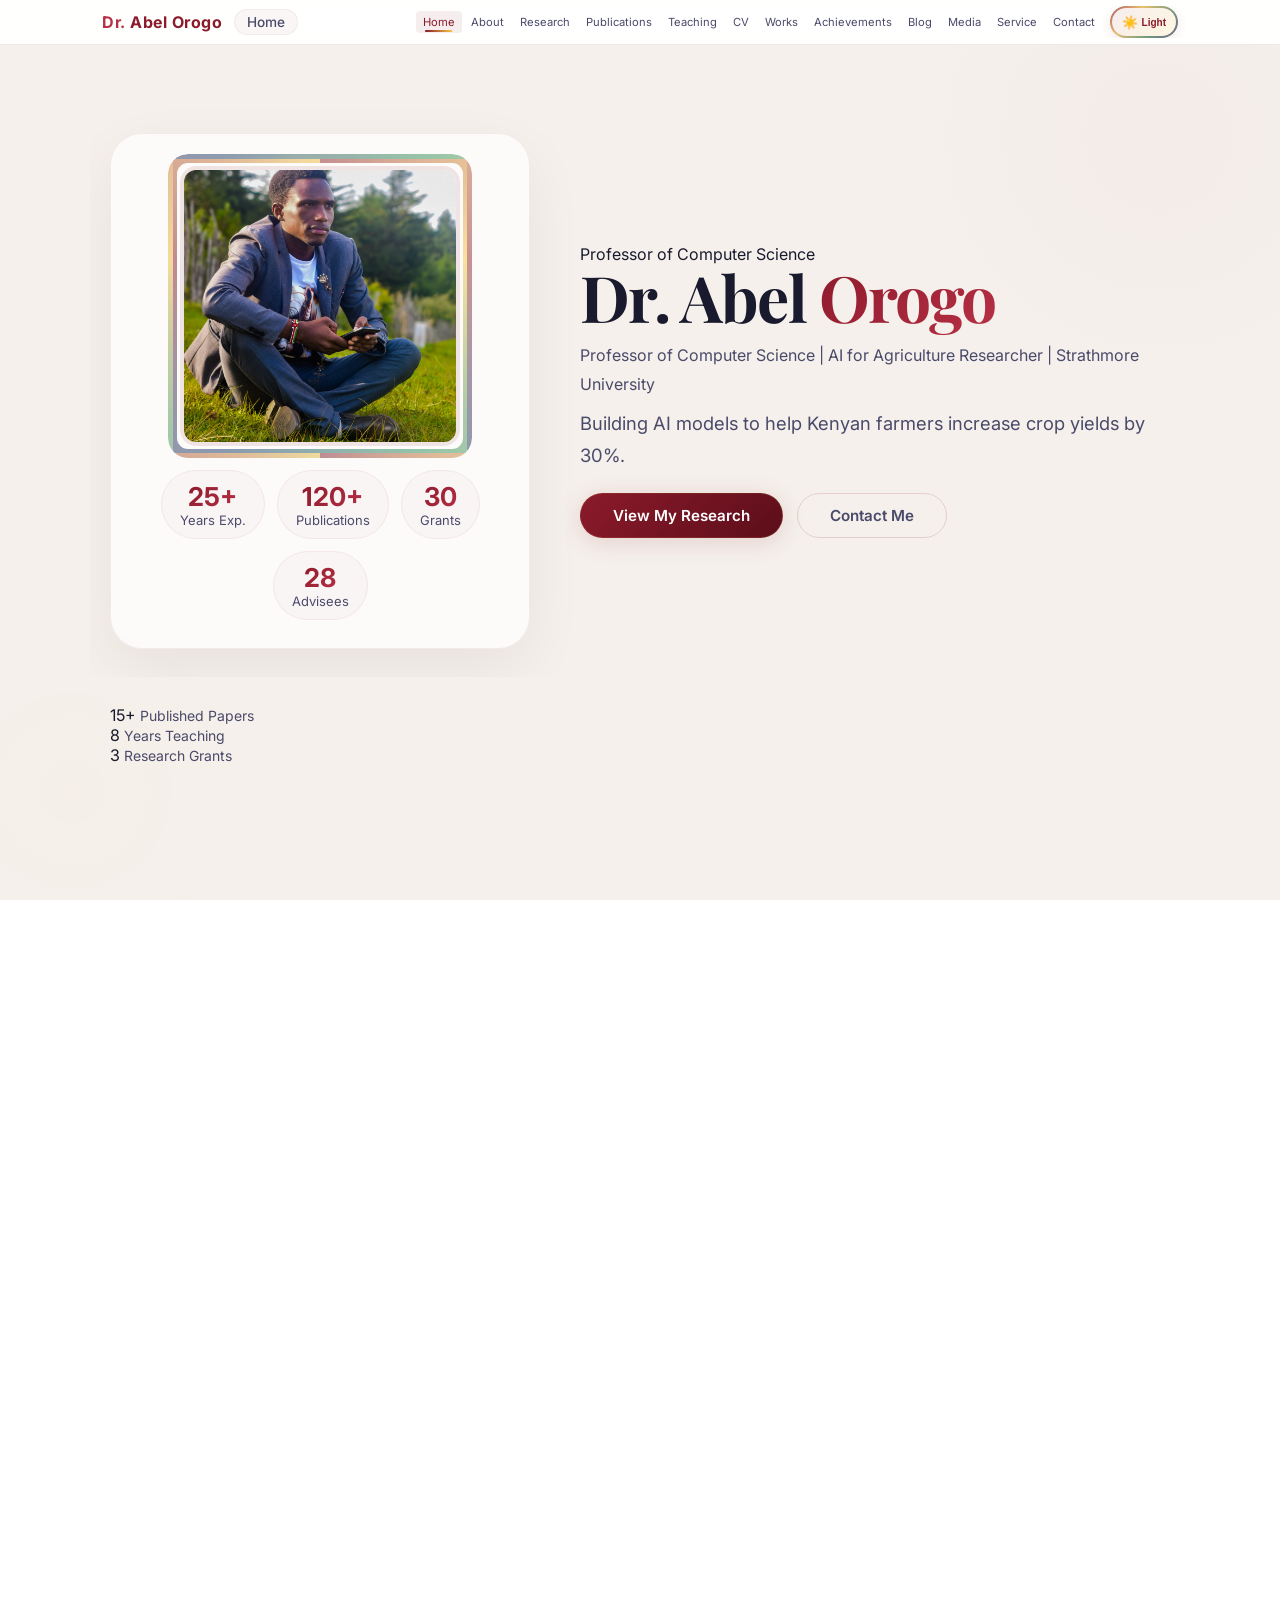
<file: index.html>
﻿<!doctype html>
<html lang="en">
  <head>
    <meta charset="utf-8">
    <meta name="viewport" content="width=device-width, initial-scale=1.0">
    <title>Dr. Abel Orogo · Professor of Computer Science</title>
    <link rel="preconnect" href="https://fonts.googleapis.com">
    <link rel="preconnect" href="https://fonts.gstatic.com" crossorigin>
    <link href="https://fonts.googleapis.com/css2?family=Inter:wght@300;400;500;600;700&family=Playfair+Display:wght@600;700&display=swap" rel="stylesheet">
    <link rel="stylesheet" href="https://cdnjs.cloudflare.com/ajax/libs/font-awesome/6.0.0-beta3/css/all.min.css">
    <link rel="stylesheet" href="css/style.css">
  </head>
  <body>

    <!-- ===== HEADER ===== -->
    <header class="site-header">
      <div class="container header-inner">
        <div class="logo-wrapper">
          <a class="logo" href="index.html"><span>Dr.</span> Abel Orogo</a>
          <span class="page-name" id="pageName">Home</span>
        </div>
        <nav class="nav" id="main-nav">
          <a href="index.html" class="active">Home</a>
          <a href="about.html">About</a>
          <a href="research.html">Research</a>
          <a href="publications.html">Publications</a>
          <a href="teaching.html">Teaching</a>
          <a href="cv.html">CV</a>
          <a href="works.html">Works</a>
          <a href="achievements.html">Achievements</a>
          <a href="blog.html">Blog</a>
          <a href="media.html">Media</a>
          <a href="service.html">Service</a>
          <a href="contact.html">Contact</a>
        </nav>
        <div class="header-actions">
          <button id="theme-toggle" class="theme-toggle" aria-label="Toggle theme" title="Switch to Light Mode">
            <span class="theme-icon">🌙</span>
            <span class="toggle-label">Dark</span>
          </button>
          <button id="nav-toggle" aria-label="Toggle navigation">☰</button>
        </div>
      </div>
    </header>

    <!-- ===== PAGE INDICATOR (Mobile) ===== -->
    <div class="page-indicator" id="pageIndicator">
      <span class="page-indicator-label">🏠 Home</span>
    </div>

    <!-- ===== MAIN CONTENT ===== -->
    <main>

      <!-- ===== HERO ===== -->
      <section class="hero" id="home">
        <div class="container hero-inner">
          <div class="hero-visual fade-up fade-up-d1">
            <!-- 3D PHOTO CARD with MULTI-COLOR WAVE RING -->
            <div class="hero-card" id="photo-card">
              <div class="portrait-wrapper">
                <div class="portrait-ring"></div>
                <div class="portrait-3d floating" id="portrait-3d">
                  <img src="port.jpg" alt="Dr Abel Orogo portrait" class="hero-photo">
                </div>
              </div>
              <ul class="quick-stats">
                <li><strong>25+</strong><span>Years Exp.</span></li>
                <li><strong>120+</strong><span>Publications</span></li>
                <li><strong>30</strong><span>Grants</span></li>
                <li><strong>28</strong><span>Advisees</span></li>
              </ul>
            </div>
          </div>

          <div class="hero-copy fade-up fade-up-d2">
            <p class="eyebrow">Professor of Computer Science</p>
            <h1>Dr. Abel <span class="highlight">Orogo</span></h1>
            <p class="hero-subtitle">Professor of Computer Science | AI for Agriculture Researcher | Strathmore University</p>
            <p class="hero-text">Building AI models to help Kenyan farmers increase crop yields by 30%.</p>
            <div class="hero-actions">
              <a class="btn primary" href="research.html">View My Research</a>
              <a class="btn secondary" href="contact.html">Contact Me</a>
            </div>
          </div>
        </div>

        <div class="container hero-support fade-up fade-up-d3">
          <div class="hero-stats">
            <div class="hero-stat-card">
              <span class="stat-value">15+</span>
              <span class="stat-label">Published Papers</span>
            </div>
            <div class="hero-stat-card">
              <span class="stat-value">8</span>
              <span class="stat-label">Years Teaching</span>
            </div>
            <div class="hero-stat-card">
              <span class="stat-value">3</span>
              <span class="stat-label">Research Grants</span>
            </div>
          </div>
        </div>
      </section>

      <!-- ===== QUICK LINKS / NAVIGATION CARDS ===== -->
      <section class="container quick-links">
        <h2 class="section-title fade-up">Explore My Work</h2>
        <div class="quick-links-grid">
          <a href="about.html" class="quick-link-card fade-up fade-up-d1">
            <div class="ql-icon">👤</div>
            <h3>About</h3>
            <p>Professional background, competencies, and values</p>
            <span class="ql-arrow">→</span>
          </a>

          <a href="research.html" class="quick-link-card fade-up fade-up-d2">
            <div class="ql-icon">🔬</div>
            <h3>Research</h3>
            <p>Research areas, projects, and academic impact</p>
            <span class="ql-arrow">→</span>
          </a>

          <a href="publications.html" class="quick-link-card fade-up fade-up-d3">
            <div class="ql-icon">📄</div>
            <h3>Publications</h3>
            <p>Journal articles, books, and conference papers</p>
            <span class="ql-arrow">→</span>
          </a>

          <a href="teaching.html" class="quick-link-card fade-up fade-up-d4">
            <div class="ql-icon">🎓</div>
            <h3>Teaching</h3>
            <p>Courses, mentorship, and teaching philosophy</p>
            <span class="ql-arrow">→</span>
          </a>

          <a href="cv.html" class="quick-link-card fade-up fade-up-d5">
            <div class="ql-icon">📋</div>
            <h3>CV</h3>
            <p>Academic journey and professional experience</p>
            <span class="ql-arrow">→</span>
          </a>

          <a href="works.html" class="quick-link-card fade-up fade-up-d6">
            <div class="ql-icon">💼</div>
            <h3>Works</h3>
            <p>Selected projects and case studies</p>
            <span class="ql-arrow">→</span>
          </a>

          <a href="achievements.html" class="quick-link-card fade-up fade-up-d7">
            <div class="ql-icon">🏆</div>
            <h3>Achievements</h3>
            <p>Awards, honors, and recognitions</p>
            <span class="ql-arrow">→</span>
          </a>

          <a href="blog.html" class="quick-link-card fade-up fade-up-d8">
            <div class="ql-icon">📝</div>
            <h3>Blog</h3>
            <p>Insights, updates, and academic commentary</p>
            <span class="ql-arrow">→</span>
          </a>

          <a href="media.html" class="quick-link-card fade-up fade-up-d9">
            <div class="ql-icon">📺</div>
            <h3>Media</h3>
            <p>News coverage, interviews, and appearances</p>
            <span class="ql-arrow">→</span>
          </a>

          <a href="service.html" class="quick-link-card fade-up fade-up-d10">
            <div class="ql-icon">🤝</div>
            <h3>Service</h3>
            <p>Committees, memberships, and editorial roles</p>
            <span class="ql-arrow">→</span>
          </a>

          <a href="contact.html" class="quick-link-card fade-up fade-up-d11">
            <div class="ql-icon">📧</div>
            <h3>Contact</h3>
            <p>Get in touch for collaborations and inquiries</p>
            <span class="ql-arrow">→</span>
          </a>
        </div>
      </section>

      <!-- ===== STATS / IMPACT SECTION ===== -->
      <section class="container impact-section">
        <h2 class="section-title fade-up">Academic Impact</h2>
        <div class="impact-grid-home">
          <div class="impact-item-home fade-up fade-up-d1">
            <span class="impact-number-home">2100+</span>
            <span class="impact-label-home">Total Citations</span>
          </div>
          <div class="impact-item-home fade-up fade-up-d2">
            <span class="impact-number-home">34</span>
            <span class="impact-label-home">h-index</span>
          </div>
          <div class="impact-item-home fade-up fade-up-d3">
            <span class="impact-number-home">47</span>
            <span class="impact-label-home">Publications</span>
          </div>
          <div class="impact-item-home fade-up fade-up-d4">
            <span class="impact-number-home">30+</span>
            <span class="impact-label-home">Research Grants</span>
          </div>
          <div class="impact-item-home fade-up fade-up-d5">
            <span class="impact-number-home">28</span>
            <span class="impact-label-home">Graduate Advisees</span>
          </div>
          <div class="impact-item-home fade-up fade-up-d6">
            <span class="impact-number-home">19</span>
            <span class="impact-label-home">Keynote Speeches</span>
          </div>
        </div>
      </section>

      <!-- ===== RECENT UPDATES / NEWS ===== -->
      <section class="container updates">
        <h2 class="section-title fade-up">Recent Updates</h2>
        <div class="updates-list">
          <div class="update-item fade-up fade-up-d1">
            <span class="update-date">Dec 2024</span>
            <div class="update-content">
              <h4>New Publication: "Digital Methods for Historical Archives"</h4>
              <p>Published in the Journal of Digital Humanities. <a href="publications.html">View publication →</a></p>
            </div>
          </div>
          <div class="update-item fade-up fade-up-d2">
            <span class="update-date">Nov 2024</span>
            <div class="update-content">
              <h4>ERC Consolidator Grant Progress Report</h4>
              <p>Positive review of the "Digital Pasts" project. <a href="research.html">View project →</a></p>
            </div>
          </div>
          <div class="update-item fade-up fade-up-d3">
            <span class="update-date">Oct 2024</span>
            <div class="update-content">
              <h4>Keynote Speaker at DH2024 Conference</h4>
              <p>Presented on "AI and Ethics in Digital Humanities." <a href="media.html">View media →</a></p>
            </div>
          </div>
          <div class="update-item fade-up fade-up-d4">
            <span class="update-date">Sep 2024</span>
            <div class="update-content">
              <h4>New Course: Applied Research Methods</h4>
              <p>Launched a new graduate-level course. <a href="teaching.html">View teaching →</a></p>
            </div>
          </div>
          <div class="update-item fade-up fade-up-d5">
            <span class="update-date">Aug 2024</span>
            <div class="update-content">
              <h4>Best Paper Award at DH2024</h4>
              <p>Recognized for outstanding contribution to digital humanities. <a href="achievements.html">View achievements →</a></p>
            </div>
          </div>
          <div class="update-item fade-up fade-up-d6">
            <span class="update-date">Jul 2024</span>
            <div class="update-content">
              <h4>Featured in The Guardian</h4>
              <p>Digital Humanities research featured in major publication. <a href="media.html">Read more →</a></p>
            </div>
          </div>
        </div>
      </section>

      <!-- ===== QUICK PREVIEW / CORE COMPETENCIES ===== -->
      <section class="container preview">
        <h2 class="section-title fade-up">Core Competencies</h2>
        <div class="preview-grid">
          <div class="preview-card fade-up fade-up-d1">
            <div class="preview-icon">🎯</div>
            <h3>Strategic Vision</h3>
            <p>Driving organizational growth through innovative planning and execution.</p>
          </div>
          <div class="preview-card fade-up fade-up-d2">
            <div class="preview-icon">📊</div>
            <h3>Data-Driven</h3>
            <p>Leveraging analytics and insights for informed decision-making.</p>
          </div>
          <div class="preview-card fade-up fade-up-d3">
            <div class="preview-icon">🤝</div>
            <h3>Collaborative</h3>
            <p>Building high-performing teams through mentorship and communication.</p>
          </div>
          <div class="preview-card fade-up fade-up-d4">
            <div class="preview-icon">💡</div>
            <h3>Innovative</h3>
            <p>Pioneering new approaches in applied sciences and digital humanities.</p>
          </div>
        </div>
      </section>

    </main>

    <!-- ===== FOOTER ===== -->
    <footer class="site-footer">
      <div class="container">
        <p>© <span id="year"></span> <span>Dr. Abel Orogo</span> — Built with <i class="fas fa-heart" style="color: var(--color-blue);"></i> for impact.</p>
        <p style="margin-top: 8px; font-size: 12px;">
          <a href="privacy.html" style="color: var(--muted); text-decoration: none;">Privacy Policy</a>
        </p>
      </div>
    </footer>

    <script src="js/main.js"></script>
  </body>
</html>
</file>
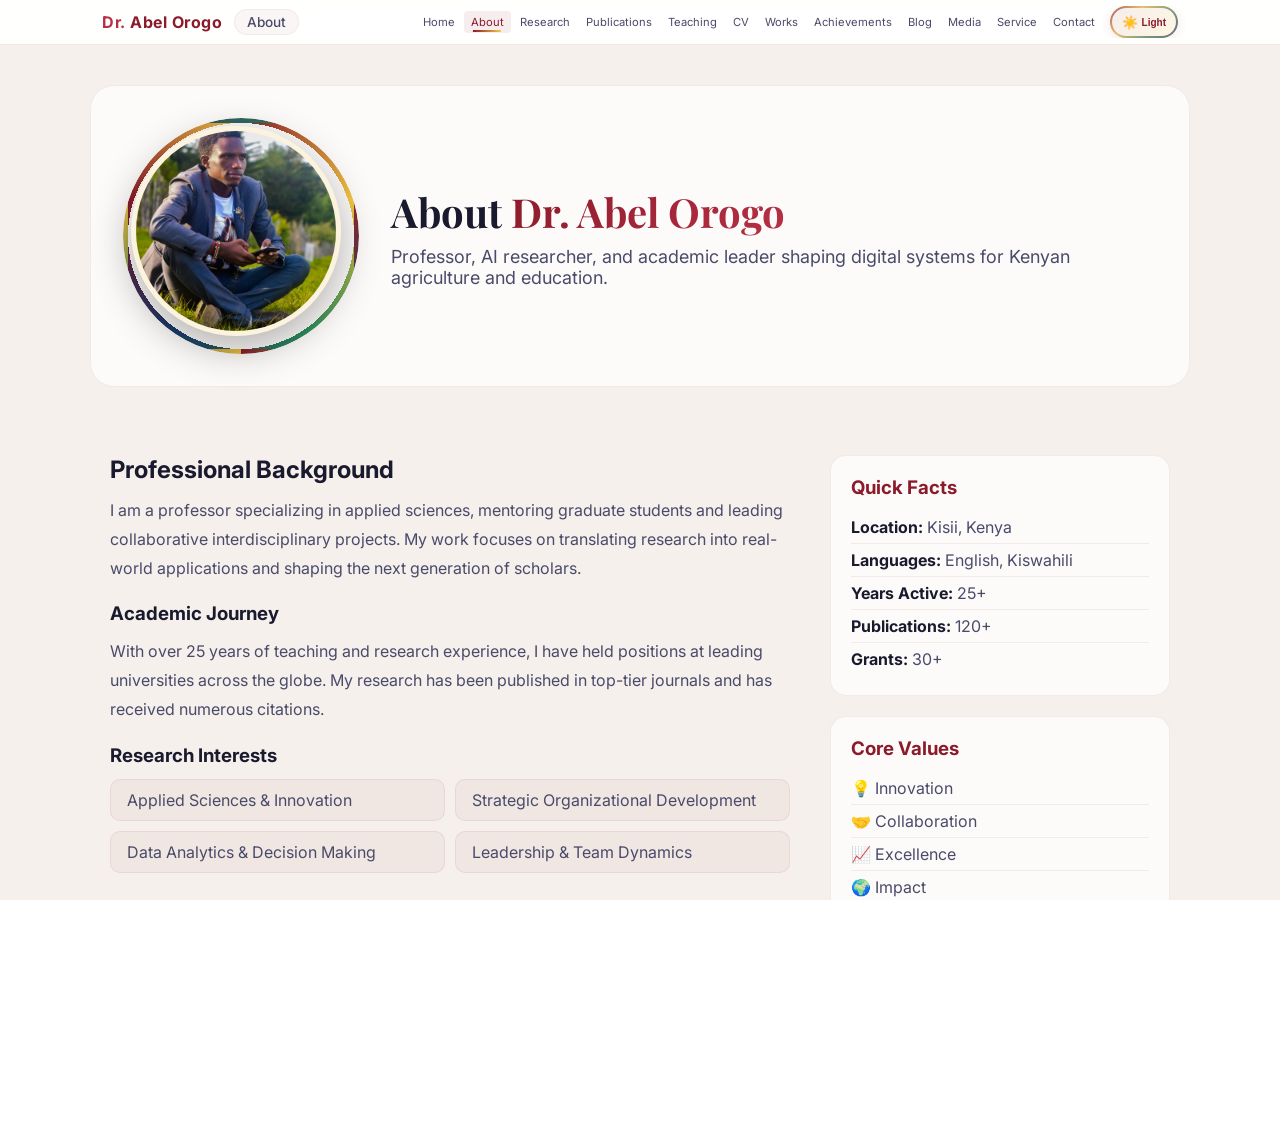
<file: about.html>
<!doctype html>
<html lang="en">
  <head>
    <meta charset="utf-8">
    <meta name="viewport" content="width=device-width, initial-scale=1.0">
    <title>Professor Portfolio — About</title>
    <link rel="preconnect" href="https://fonts.googleapis.com">
    <link rel="preconnect" href="https://fonts.gstatic.com" crossorigin>
    <link href="https://fonts.googleapis.com/css2?family=Inter:wght@300;400;500;600;700&family=Playfair+Display:wght@600;700&display=swap" rel="stylesheet">
    <link rel="stylesheet" href="css/style.css">
  </head>
  <body>

    <!-- ===== HEADER ===== -->
    <header class="site-header">
      <div class="container header-inner">
        <div class="logo-wrapper">
          <a class="logo" href="index.html"><span>Dr.</span> Abel Orogo</a>
          <span class="page-name" id="pageName">About</span>
        </div>
        <nav class="nav" id="main-nav">
          <a href="index.html">Home</a>
          <a href="about.html" class="active">About</a>
          <a href="research.html">Research</a>
          <a href="publications.html">Publications</a>
          <a href="teaching.html">Teaching</a>
          <a href="cv.html">CV</a>
          <a href="works.html">Works</a>
          <a href="achievements.html">Achievements</a>
          <a href="blog.html">Blog</a>
          <a href="media.html">Media</a>
          <a href="service.html">Service</a>
          <a href="contact.html">Contact</a>
        </nav>
        <div class="header-actions">
          <button id="theme-toggle" class="theme-toggle" aria-label="Toggle theme" title="Switch to Light Mode">
            <span class="theme-icon">🌙</span>
            <span class="toggle-label">Dark</span>
          </button>
          <button id="nav-toggle" aria-label="Toggle navigation">☰</button>
        </div>
      </div>
    </header>

    <!-- ===== PAGE INDICATOR (Mobile) ===== -->
    <div class="page-indicator" id="pageIndicator">
      <span class="page-indicator-label">👤 About</span>
    </div>

    <!-- ===== MAIN CONTENT ===== -->
    <main class="page-about">
      <section class="container page-hero">
        <div class="page-hero-inner">
          <div class="page-hero-image fade-up fade-up-d1">
            <div class="portrait-wrapper-small">
              <div class="portrait-ring-small"></div>
              <img src="port.jpg" alt="Professor Abel Orogo" class="page-profile-img">
            </div>
          </div>
          <div class="page-hero-content fade-up fade-up-d2">
            <h1 class="page-title">About <span class="highlight">Dr. Abel Orogo</span></h1>
            <p class="page-subtitle">Professor, AI researcher, and academic leader shaping digital systems for Kenyan agriculture and education.</p>
          </div>
        </div>
      </section>

      <section class="container page-content">
        <div class="content-grid">
          <div class="content-main fade-up fade-up-d1">
            <h2>Professional Background</h2>
            <p>I am a professor specializing in applied sciences, mentoring graduate students and leading collaborative interdisciplinary projects. My work focuses on translating research into real-world applications and shaping the next generation of scholars.</p>
            
            <h3>Academic Journey</h3>
            <p>With over 25 years of teaching and research experience, I have held positions at leading universities across the globe. My research has been published in top-tier journals and has received numerous citations.</p>
            
            <h3>Research Interests</h3>
            <ul class="research-list">
              <li>Applied Sciences & Innovation</li>
              <li>Strategic Organizational Development</li>
              <li>Data Analytics & Decision Making</li>
              <li>Leadership & Team Dynamics</li>
            </ul>
          </div>
          <div class="content-sidebar fade-up fade-up-d2">
            <div class="info-card">
              <h3>Quick Facts</h3>
              <ul>
                <li><strong>Location:</strong> Kisii, Kenya</li>
                <li><strong>Languages:</strong> English, Kiswahili</li>
                <li><strong>Years Active:</strong> 25+</li>
                <li><strong>Publications:</strong> 120+</li>
                <li><strong>Grants:</strong> 30+</li>
              </ul>
            </div>
            <div class="info-card">
              <h3>Core Values</h3>
              <ul>
                <li>💡 Innovation</li>
                <li>🤝 Collaboration</li>
                <li>📈 Excellence</li>
                <li>🌍 Impact</li>
              </ul>
            </div>
          </div>
        </div>
      </section>
    </main>

    <!-- ===== FOOTER ===== -->
    <footer class="site-footer">
      <div class="container">
        <p>© <span id="year"></span> <span>Abel Orogo Mong'are</span> — Personal website built with excellence.</p>
        <p style="margin-top: 8px; font-size: 12px;">
          <a href="privacy.html" style="color: var(--muted); text-decoration: none;">Privacy Policy</a>
        </p>
      </div>
    </footer>

    <script src="js/main.js"></script>
  </body>
</html>
</file>
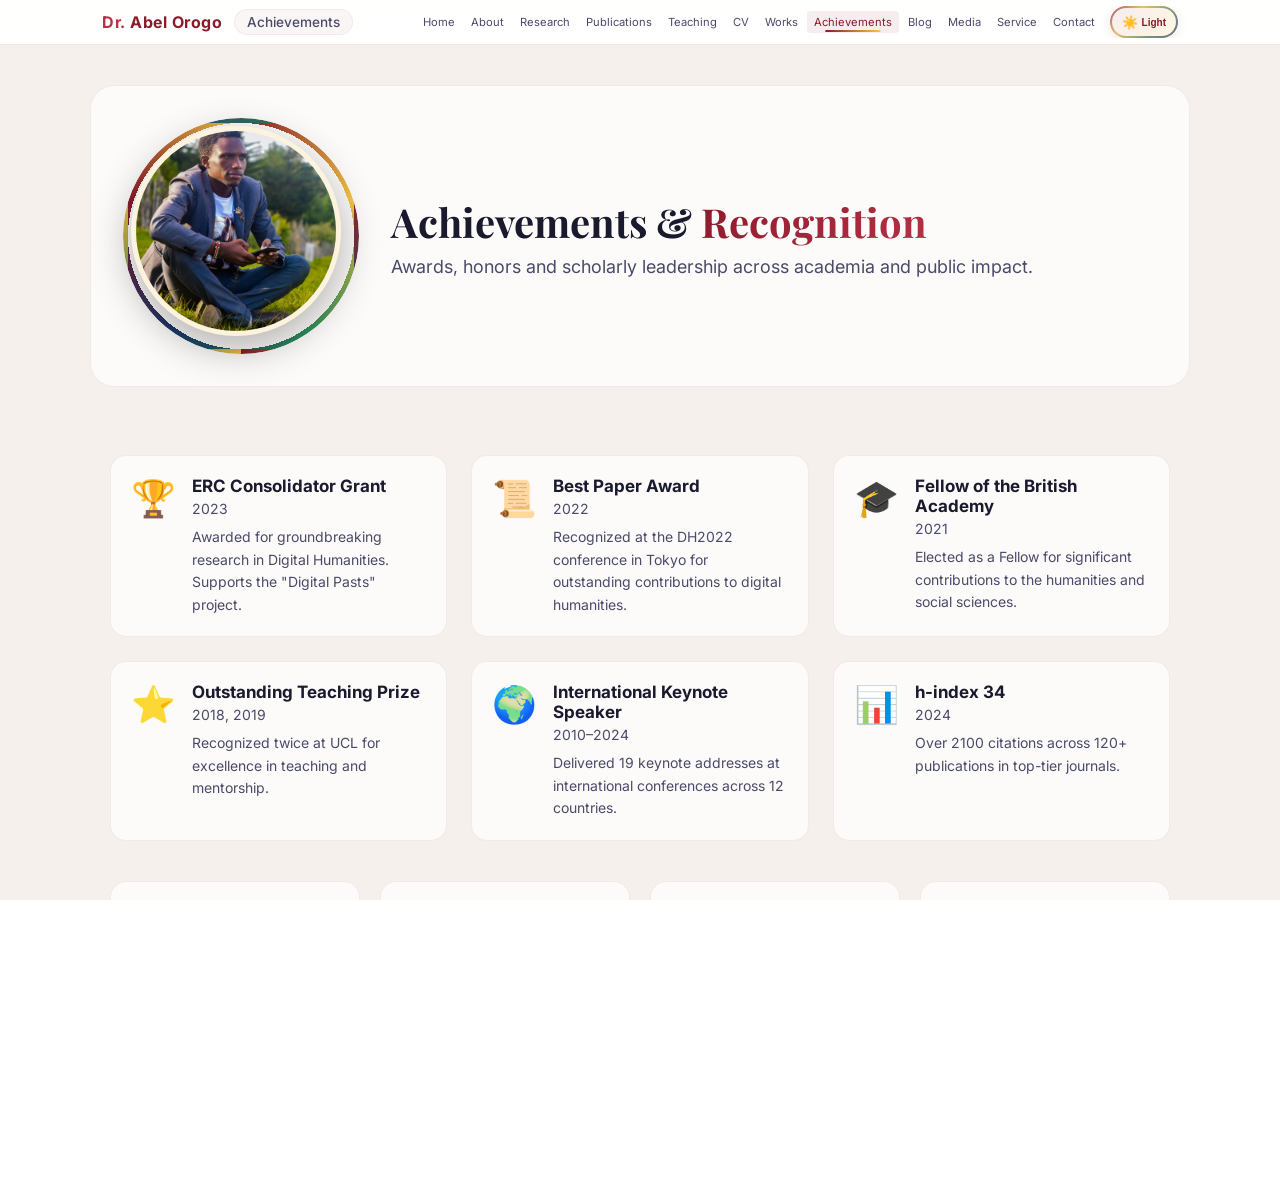
<file: achievements.html>
<!doctype html>
<html lang="en">
  <head>
    <meta charset="utf-8">
    <meta name="viewport" content="width=device-width, initial-scale=1.0">
    <title>Professor Portfolio — Achievements</title>
    <link rel="preconnect" href="https://fonts.googleapis.com">
    <link rel="preconnect" href="https://fonts.gstatic.com" crossorigin>
    <link href="https://fonts.googleapis.com/css2?family=Inter:wght@300;400;500;600;700&family=Playfair+Display:wght@600;700&display=swap" rel="stylesheet">
    <link rel="stylesheet" href="css/style.css">
  </head>
  <body>

    <!-- ===== HEADER ===== -->
    <header class="site-header">
      <div class="container header-inner">
        <div class="logo-wrapper">
          <a class="logo" href="index.html"><span>Dr.</span> Abel Orogo</a>
          <span class="page-name" id="pageName">Achievements</span>
        </div>
        <nav class="nav" id="main-nav">
          <a href="index.html">Home</a>
          <a href="about.html">About</a>
          <a href="research.html">Research</a>
          <a href="publications.html">Publications</a>
          <a href="teaching.html">Teaching</a>
          <a href="cv.html">CV</a>
          <a href="works.html">Works</a>
          <a href="achievements.html" class="active">Achievements</a>
          <a href="blog.html">Blog</a>
          <a href="media.html">Media</a>
          <a href="service.html">Service</a>
          <a href="contact.html">Contact</a>
        </nav>
        <div class="header-actions">
          <button id="theme-toggle" class="theme-toggle" aria-label="Toggle theme" title="Switch to Light Mode">
            <span class="theme-icon">🌙</span>
            <span class="toggle-label">Dark</span>
          </button>
          <button id="nav-toggle" aria-label="Toggle navigation">☰</button>
        </div>
      </div>
    </header>

    <!-- ===== PAGE INDICATOR (Mobile) ===== -->
    <div class="page-indicator" id="pageIndicator">
      <span class="page-indicator-label">🏆 Achievements</span>
    </div>

    <!-- ===== MAIN CONTENT ===== -->
    <main class="page-achievements">
      <section class="container page-hero">
        <div class="page-hero-inner">
          <div class="page-hero-image fade-up fade-up-d1">
            <div class="portrait-wrapper-small">
              <div class="portrait-ring-small"></div>
              <img src="port.jpg" alt="Professor Abel Orogo" class="page-profile-img">
            </div>
          </div>
          <div class="page-hero-content fade-up fade-up-d2">
            <h1 class="page-title">Achievements &amp; <span class="highlight">Recognition</span></h1>
            <p class="page-subtitle">Awards, honors and scholarly leadership across academia and public impact.</p>
          </div>
        </div>
      </section>

      <section class="container page-content">
        <div class="achievements-grid">
          <div class="achievement-card fade-up fade-up-d1">
            <div class="achievement-icon">🏆</div>
            <div class="achievement-content">
              <h3>ERC Consolidator Grant</h3>
              <p class="achievement-year">2023</p>
              <p>Awarded for groundbreaking research in Digital Humanities. Supports the "Digital Pasts" project.</p>
            </div>
          </div>

          <div class="achievement-card fade-up fade-up-d2">
            <div class="achievement-icon">📜</div>
            <div class="achievement-content">
              <h3>Best Paper Award</h3>
              <p class="achievement-year">2022</p>
              <p>Recognized at the DH2022 conference in Tokyo for outstanding contributions to digital humanities.</p>
            </div>
          </div>

          <div class="achievement-card fade-up fade-up-d3">
            <div class="achievement-icon">🎓</div>
            <div class="achievement-content">
              <h3>Fellow of the British Academy</h3>
              <p class="achievement-year">2021</p>
              <p>Elected as a Fellow for significant contributions to the humanities and social sciences.</p>
            </div>
          </div>

          <div class="achievement-card fade-up fade-up-d4">
            <div class="achievement-icon">⭐</div>
            <div class="achievement-content">
              <h3>Outstanding Teaching Prize</h3>
              <p class="achievement-year">2018, 2019</p>
              <p>Recognized twice at UCL for excellence in teaching and mentorship.</p>
            </div>
          </div>

          <div class="achievement-card fade-up fade-up-d5">
            <div class="achievement-icon">🌍</div>
            <div class="achievement-content">
              <h3>International Keynote Speaker</h3>
              <p class="achievement-year">2010–2024</p>
              <p>Delivered 19 keynote addresses at international conferences across 12 countries.</p>
            </div>
          </div>

          <div class="achievement-card fade-up fade-up-d6">
            <div class="achievement-icon">📊</div>
            <div class="achievement-content">
              <h3>h-index 34</h3>
              <p class="achievement-year">2024</p>
              <p>Over 2100 citations across 120+ publications in top-tier journals.</p>
            </div>
          </div>
        </div>

        <div class="achievement-stats fade-up fade-up-d3">
          <div class="stat-box">
            <span class="stat-number">47</span>
            <span class="stat-label">Publications</span>
          </div>
          <div class="stat-box">
            <span class="stat-number">12</span>
            <span class="stat-label">Awards</span>
          </div>
          <div class="stat-box">
            <span class="stat-number">28</span>
            <span class="stat-label">Graduate Advisees</span>
          </div>
          <div class="stat-box">
            <span class="stat-number">19</span>
            <span class="stat-label">Keynotes</span>
          </div>
        </div>
      </section>
    </main>

    <!-- ===== FOOTER ===== -->
    <footer class="site-footer">
      <div class="container">
        <p>© <span id="year"></span> <span>Abel Orogo Mong'are</span> — Personal website built with excellence.</p>
        <p style="margin-top: 8px; font-size: 12px;">
          <a href="privacy.html" style="color: var(--muted); text-decoration: none;">Privacy Policy</a>
        </p>
      </div>
    </footer>

    <script src="js/main.js"></script>
  </body>
</html>
</file>
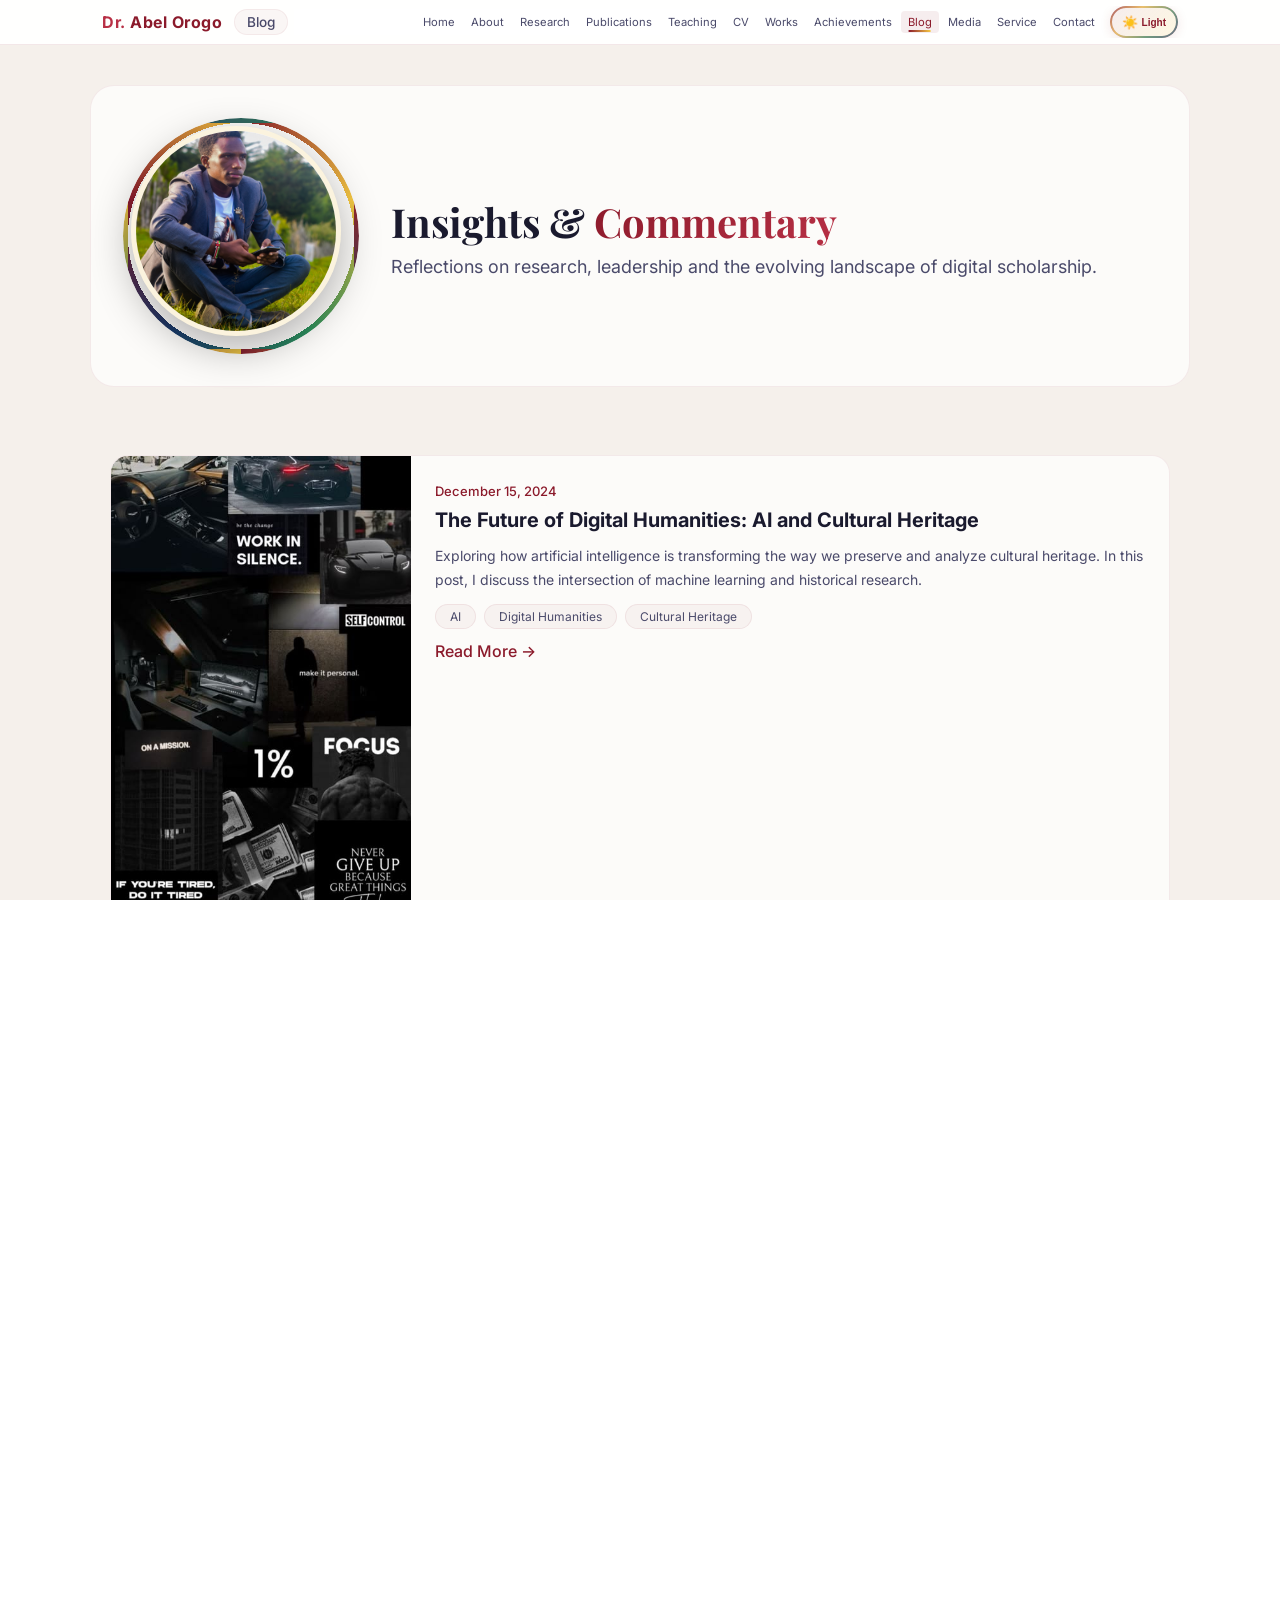
<file: blog.html>
<!doctype html>
<html lang="en">
  <head>
    <meta charset="utf-8">
    <meta name="viewport" content="width=device-width, initial-scale=1.0">
    <title>Professor Portfolio — Blog</title>
    <link rel="preconnect" href="https://fonts.googleapis.com">
    <link rel="preconnect" href="https://fonts.gstatic.com" crossorigin>
    <link href="https://fonts.googleapis.com/css2?family=Inter:wght@300;400;500;600;700&family=Playfair+Display:wght@600;700&display=swap" rel="stylesheet">
    <link rel="stylesheet" href="css/style.css">
  </head>
  <body>

    <!-- ===== HEADER ===== -->
    <header class="site-header">
      <div class="container header-inner">
        <div class="logo-wrapper">
          <a class="logo" href="index.html"><span>Dr.</span> Abel Orogo</a>
          <span class="page-name" id="pageName">Blog</span>
        </div>
        <nav class="nav" id="main-nav">
          <a href="index.html">Home</a>
          <a href="about.html">About</a>
          <a href="research.html">Research</a>
          <a href="publications.html">Publications</a>
          <a href="teaching.html">Teaching</a>
          <a href="cv.html">CV</a>
          <a href="works.html">Works</a>
          <a href="achievements.html">Achievements</a>
          <a href="blog.html" class="active">Blog</a>
          <a href="media.html">Media</a>
          <a href="service.html">Service</a>
          <a href="contact.html">Contact</a>
        </nav>
        <div class="header-actions">
          <button id="theme-toggle" class="theme-toggle" aria-label="Toggle theme" title="Switch to Light Mode">
            <span class="theme-icon">🌙</span>
            <span class="toggle-label">Dark</span>
          </button>
          <button id="nav-toggle" aria-label="Toggle navigation">☰</button>
        </div>
      </div>
    </header>

    <!-- ===== PAGE INDICATOR (Mobile) ===== -->
    <div class="page-indicator" id="pageIndicator">
      <span class="page-indicator-label">📝 Blog</span>
    </div>

    <!-- ===== MAIN CONTENT ===== -->
    <main class="page-blog">
      <section class="container page-hero">
        <div class="page-hero-inner">
          <div class="page-hero-image fade-up fade-up-d1">
            <div class="portrait-wrapper-small">
              <div class="portrait-ring-small"></div>
              <img src="port.jpg" alt="Professor Abel Orogo" class="page-profile-img">
            </div>
          </div>
          <div class="page-hero-content fade-up fade-up-d2">
            <h1 class="page-title">Insights &amp; <span class="highlight">Commentary</span></h1>
            <p class="page-subtitle">Reflections on research, leadership and the evolving landscape of digital scholarship.</p>
          </div>
        </div>
      </section>

      <section class="container page-content">
        <div class="blog-grid">
          <article class="blog-post fade-up fade-up-d1">
            <div class="blog-image">
              <img src="assets/project-1.jpg" alt="Blog post">
            </div>
            <div class="blog-content">
              <span class="blog-date">December 15, 2024</span>
              <h2>The Future of Digital Humanities: AI and Cultural Heritage</h2>
              <p>Exploring how artificial intelligence is transforming the way we preserve and analyze cultural heritage. In this post, I discuss the intersection of machine learning and historical research.</p>
              <div class="blog-tags">
                <span>AI</span>
                <span>Digital Humanities</span>
                <span>Cultural Heritage</span>
              </div>
              <a href="#" class="read-more">Read More →</a>
            </div>
          </article>

          <article class="blog-post fade-up fade-up-d2">
            <div class="blog-image">
              <img src="assets/project-2.jpg" alt="Blog post">
            </div>
            <div class="blog-content">
              <span class="blog-date">November 28, 2024</span>
              <h2>Building High-Performing Research Teams</h2>
              <p>Lessons learned from leading interdisciplinary research projects across multiple continents. Strategies for fostering collaboration and innovation in academic settings.</p>
              <div class="blog-tags">
                <span>Leadership</span>
                <span>Collaboration</span>
                <span>Research</span>
              </div>
              <a href="#" class="read-more">Read More →</a>
            </div>
          </article>

          <article class="blog-post fade-up fade-up-d3">
            <div class="blog-image">
              <img src="assets/project-3.jpg" alt="Blog post">
            </div>
            <div class="blog-content">
              <span class="blog-date">October 10, 2024</span>
              <h2>Data Analytics in Higher Education: Opportunities and Challenges</h2>
              <p>Examining the role of data analytics in improving student outcomes and institutional decision-making. A critical look at the promises and pitfalls of data-driven education.</p>
              <div class="blog-tags">
                <span>Data Analytics</span>
                <span>Higher Education</span>
                <span>Decision Making</span>
              </div>
              <a href="#" class="read-more">Read More →</a>
            </div>
          </article>
        </div>
      </section>
    </main>

    <!-- ===== FOOTER ===== -->
    <footer class="site-footer">
      <div class="container">
        <p>© <span id="year"></span> <span>Abel Orogo Mong'are</span> — Personal website built with excellence.</p>
        <p style="margin-top: 8px; font-size: 12px;">
          <a href="privacy.html" style="color: var(--muted); text-decoration: none;">Privacy Policy</a>
        </p>
      </div>
    </footer>

    <script src="js/main.js"></script>
  </body>
</html>
</file>
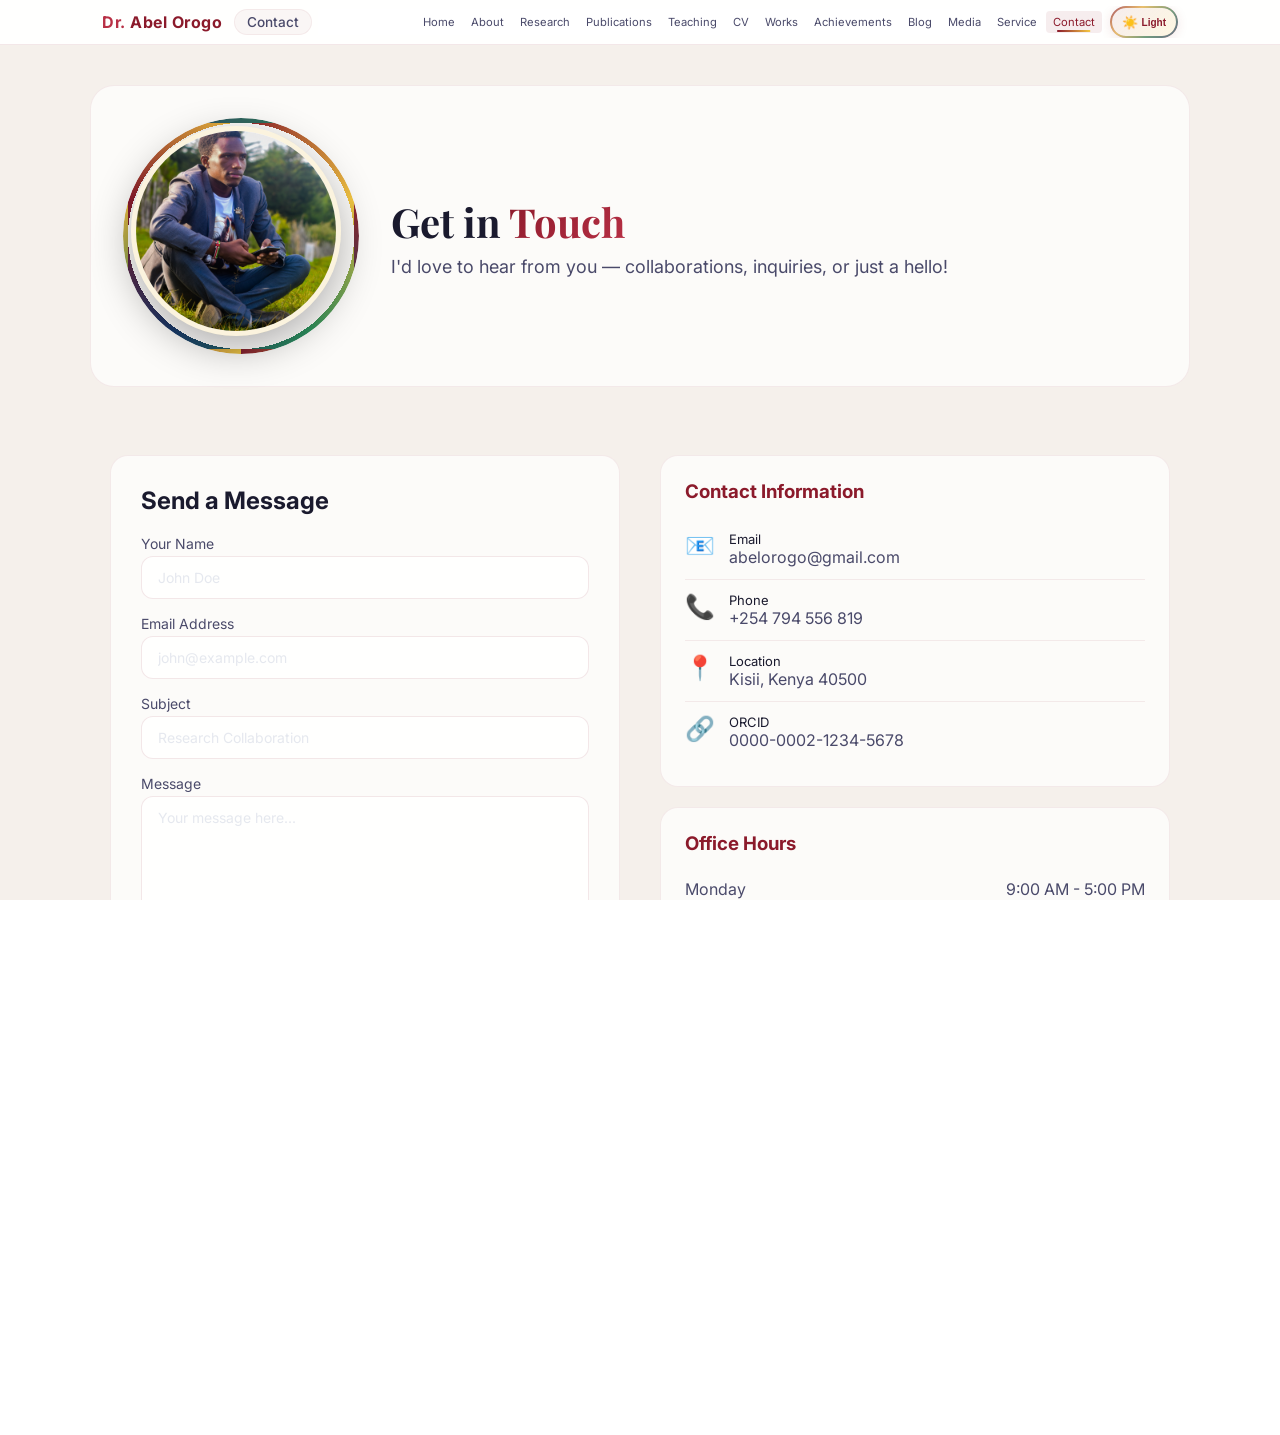
<file: contact.html>
<!doctype html>
<html lang="en">
  <head>
    <meta charset="utf-8">
    <meta name="viewport" content="width=device-width, initial-scale=1.0">
    <title>Professor Portfolio — Contact</title>
    <link rel="preconnect" href="https://fonts.googleapis.com">
    <link rel="preconnect" href="https://fonts.gstatic.com" crossorigin>
    <link href="https://fonts.googleapis.com/css2?family=Inter:wght@300;400;500;600;700&family=Playfair+Display:wght@600;700&display=swap" rel="stylesheet">
    <link rel="stylesheet" href="css/style.css">
  </head>
  <body>

    <!-- ===== HEADER ===== -->
    <header class="site-header">
      <div class="container header-inner">
        <div class="logo-wrapper">
          <a class="logo" href="index.html"><span>Dr.</span> Abel Orogo</a>
          <span class="page-name" id="pageName">Contact</span>
        </div>
        <nav class="nav" id="main-nav">
          <a href="index.html">Home</a>
          <a href="about.html">About</a>
          <a href="research.html">Research</a>
          <a href="publications.html">Publications</a>
          <a href="teaching.html">Teaching</a>
          <a href="cv.html">CV</a>
          <a href="works.html">Works</a>
          <a href="achievements.html">Achievements</a>
          <a href="blog.html">Blog</a>
          <a href="media.html">Media</a>
          <a href="service.html">Service</a>
          <a href="contact.html" class="active">Contact</a>
        </nav>
        <div class="header-actions">
          <button id="theme-toggle" class="theme-toggle" aria-label="Toggle theme" title="Switch to Light Mode">
            <span class="theme-icon">🌙</span>
            <span class="toggle-label">Dark</span>
          </button>
          <button id="nav-toggle" aria-label="Toggle navigation">☰</button>
        </div>
      </div>
    </header>

    <!-- ===== PAGE INDICATOR (Mobile) ===== -->
    <div class="page-indicator" id="pageIndicator">
      <span class="page-indicator-label">📧 Contact</span>
    </div>

    <!-- ===== MAIN CONTENT ===== -->
    <main class="page-contact">
      <section class="container page-hero">
        <div class="page-hero-inner">
          <div class="page-hero-image fade-up fade-up-d1">
            <div class="portrait-wrapper-small">
              <div class="portrait-ring-small"></div>
              <img src="port.jpg" alt="Professor Abel Orogo" class="page-profile-img">
            </div>
          </div>
          <div class="page-hero-content fade-up fade-up-d2">
            <h1 class="page-title">Get in <span class="highlight">Touch</span></h1>
            <p class="page-subtitle">I'd love to hear from you — collaborations, inquiries, or just a hello!</p>
          </div>
        </div>
      </section>

      <section class="container page-content">
        <div class="contact-grid-full">
          <div class="contact-form-wrapper fade-up fade-up-d1">
            <form class="contact-form" action="#" method="post" onsubmit="return false;">
              <h2>Send a Message</h2>
              <label>
                Your Name
                <input type="text" name="name" required placeholder="John Doe">
              </label>
              <label>
                Email Address
                <input type="email" name="email" required placeholder="john@example.com">
              </label>
              <label>
                Subject
                <input type="text" name="subject" required placeholder="Research Collaboration">
              </label>
              <label>
                Message
                <textarea name="message" rows="6" required placeholder="Your message here..."></textarea>
              </label>
              <button class="btn primary" type="submit">Send Message</button>
            </form>
          </div>

          <div class="contact-info-wrapper fade-up fade-up-d2">
            <div class="contact-card">
              <h3>Contact Information</h3>
              <div class="contact-item">
                <span class="contact-icon">📧</span>
                <div>
                  <h4>Email</h4>
                  <a href="mailto:abelorogo@gmail.com">abelorogo@gmail.com</a>
                </div>
              </div>
              <div class="contact-item">
                <span class="contact-icon">📞</span>
                <div>
                  <h4>Phone</h4>
                  <a href="tel:+254794556819">+254 794 556 819</a>
                </div>
              </div>
              <div class="contact-item">
                <span class="contact-icon">📍</span>
                <div>
                  <h4>Location</h4>
                  <p>Kisii, Kenya 40500</p>
                </div>
              </div>
              <div class="contact-item">
                <span class="contact-icon">🔗</span>
                <div>
                  <h4>ORCID</h4>
                  <a href="#">0000-0002-1234-5678</a>
                </div>
              </div>
            </div>

            <div class="contact-card">
              <h3>Office Hours</h3>
              <ul class="office-hours">
                <li><span>Monday</span> <span>9:00 AM - 5:00 PM</span></li>
                <li><span>Tuesday</span> <span>9:00 AM - 5:00 PM</span></li>
                <li><span>Wednesday</span> <span>9:00 AM - 5:00 PM</span></li>
                <li><span>Thursday</span> <span>9:00 AM - 5:00 PM</span></li>
                <li><span>Friday</span> <span>9:00 AM - 3:00 PM</span></li>
              </ul>
              <p class="appointment-note">📅 Appointment recommended</p>
            </div>

            <!-- Social Links -->
            <div class="contact-card">
              <h3>Connect With Me</h3>
              <div class="social-links">
                <a href="#" class="social-link" aria-label="Google Scholar">🎓</a>
                <a href="#" class="social-link" aria-label="LinkedIn">💼</a>
                <a href="#" class="social-link" aria-label="Twitter">🐦</a>
                <a href="#" class="social-link" aria-label="GitHub">💻</a>
                <a href="#" class="social-link" aria-label="ORCID">📝</a>
                <a href="#" class="social-link" aria-label="ResearchGate">🔬</a>
              </div>
            </div>
          </div>
        </div>
      </section>
    </main>

    <!-- ===== FOOTER ===== -->
    <footer class="site-footer">
      <div class="container">
        <p>© <span id="year"></span> <span>Abel Orogo Mong'are</span> — Personal website built with excellence.</p>
        <p style="margin-top: 8px; font-size: 12px;">
          <a href="privacy.html" style="color: var(--muted); text-decoration: none;">Privacy Policy</a>
        </p>
      </div>
    </footer>

    <script src="js/main.js"></script>
  </body>
</html>
</file>
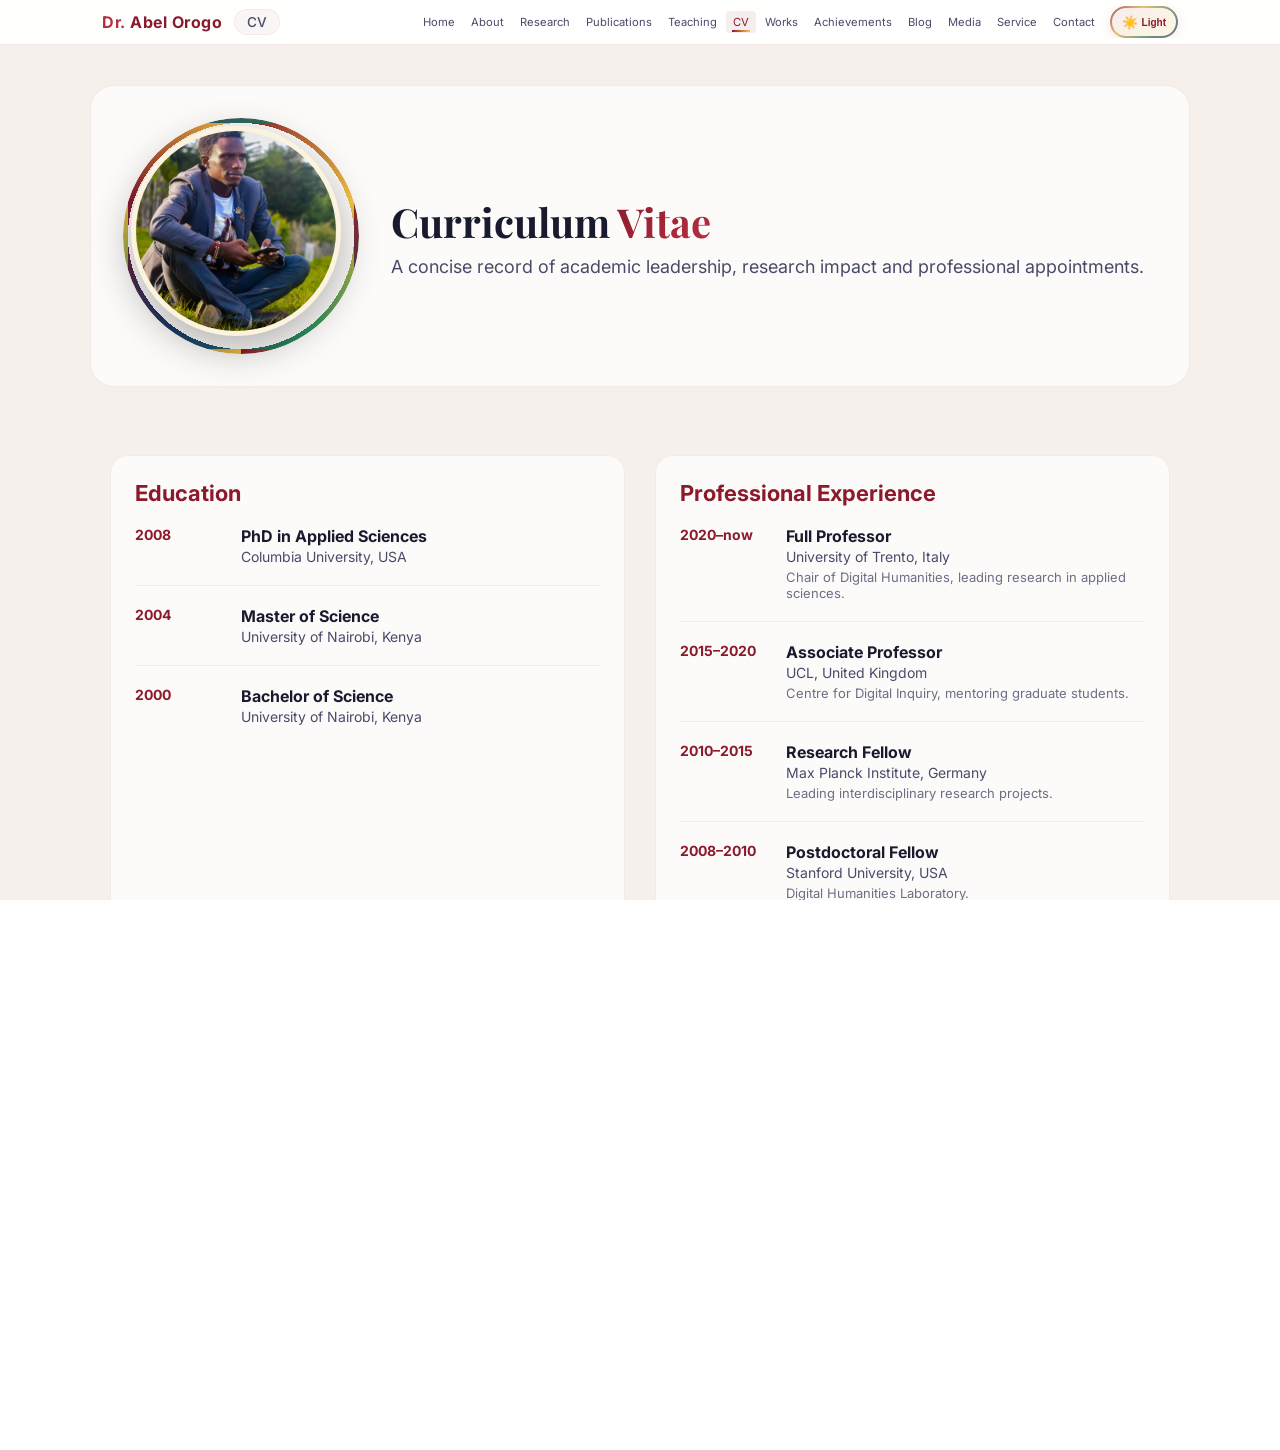
<file: cv.html>
<!doctype html>
<html lang="en">
  <head>
    <meta charset="utf-8">
    <meta name="viewport" content="width=device-width, initial-scale=1.0">
    <title>Professor Portfolio — CV</title>
    <link rel="preconnect" href="https://fonts.googleapis.com">
    <link rel="preconnect" href="https://fonts.gstatic.com" crossorigin>
    <link href="https://fonts.googleapis.com/css2?family=Inter:wght@300;400;500;600;700&family=Playfair+Display:wght@600;700&display=swap" rel="stylesheet">
    <link rel="stylesheet" href="css/style.css">
  </head>
  <body>

    <!-- ===== HEADER ===== -->
    <header class="site-header">
      <div class="container header-inner">
        <div class="logo-wrapper">
          <a class="logo" href="index.html"><span>Dr.</span> Abel Orogo</a>
          <span class="page-name" id="pageName">CV</span>
        </div>
        <nav class="nav" id="main-nav">
          <a href="index.html">Home</a>
          <a href="about.html">About</a>
          <a href="research.html">Research</a>
          <a href="publications.html">Publications</a>
          <a href="teaching.html">Teaching</a>
          <a href="cv.html" class="active">CV</a>
          <a href="works.html">Works</a>
          <a href="achievements.html">Achievements</a>
          <a href="blog.html">Blog</a>
          <a href="media.html">Media</a>
          <a href="service.html">Service</a>
          <a href="contact.html">Contact</a>
        </nav>
        <div class="header-actions">
          <button id="theme-toggle" class="theme-toggle" aria-label="Toggle theme" title="Switch to Light Mode">
            <span class="theme-icon">🌙</span>
            <span class="toggle-label">Dark</span>
          </button>
          <button id="nav-toggle" aria-label="Toggle navigation">☰</button>
        </div>
      </div>
    </header>

    <!-- ===== PAGE INDICATOR (Mobile) ===== -->
    <div class="page-indicator" id="pageIndicator">
      <span class="page-indicator-label">📋 CV</span>
    </div>

    <!-- ===== MAIN CONTENT ===== -->
    <main class="page-cv">
      <section class="container page-hero">
        <div class="page-hero-inner">
          <div class="page-hero-image fade-up fade-up-d1">
            <div class="portrait-wrapper-small">
              <div class="portrait-ring-small"></div>
              <img src="port.jpg" alt="Professor Abel Orogo" class="page-profile-img">
            </div>
          </div>
          <div class="page-hero-content fade-up fade-up-d2">
            <h1 class="page-title">Curriculum <span class="highlight">Vitae</span></h1>
            <p class="page-subtitle">A concise record of academic leadership, research impact and professional appointments.</p>
          </div>
        </div>
      </section>

      <section class="container page-content">
        <div class="cv-full-grid">
          <div class="cv-section fade-up fade-up-d1">
            <h2>Education</h2>
            <div class="timeline-item">
              <span class="year">2008</span>
              <div class="timeline-content">
                <h4>PhD in Applied Sciences</h4>
                <p>Columbia University, USA</p>
              </div>
            </div>
            <div class="timeline-item">
              <span class="year">2004</span>
              <div class="timeline-content">
                <h4>Master of Science</h4>
                <p>University of Nairobi, Kenya</p>
              </div>
            </div>
            <div class="timeline-item">
              <span class="year">2000</span>
              <div class="timeline-content">
                <h4>Bachelor of Science</h4>
                <p>University of Nairobi, Kenya</p>
              </div>
            </div>
          </div>

          <div class="cv-section fade-up fade-up-d2">
            <h2>Professional Experience</h2>
            <div class="timeline-item">
              <span class="year">2020–now</span>
              <div class="timeline-content">
                <h4>Full Professor</h4>
                <p>University of Trento, Italy</p>
                <p class="description">Chair of Digital Humanities, leading research in applied sciences.</p>
              </div>
            </div>
            <div class="timeline-item">
              <span class="year">2015–2020</span>
              <div class="timeline-content">
                <h4>Associate Professor</h4>
                <p>UCL, United Kingdom</p>
                <p class="description">Centre for Digital Inquiry, mentoring graduate students.</p>
              </div>
            </div>
            <div class="timeline-item">
              <span class="year">2010–2015</span>
              <div class="timeline-content">
                <h4>Research Fellow</h4>
                <p>Max Planck Institute, Germany</p>
                <p class="description">Leading interdisciplinary research projects.</p>
              </div>
            </div>
            <div class="timeline-item">
              <span class="year">2008–2010</span>
              <div class="timeline-content">
                <h4>Postdoctoral Fellow</h4>
                <p>Stanford University, USA</p>
                <p class="description">Digital Humanities Laboratory.</p>
              </div>
            </div>
          </div>

          <div class="cv-section fade-up fade-up-d3">
            <h2>Skills & Expertise</h2>
            <div class="skills-grid">
              <div class="skill-item">
                <h4>Strategic Planning</h4>
                <div class="skill-bar"><div class="skill-level" style="width: 95%;"></div></div>
              </div>
              <div class="skill-item">
                <h4>Analytics & Problem Solving</h4>
                <div class="skill-bar"><div class="skill-level" style="width: 90%;"></div></div>
              </div>
              <div class="skill-item">
                <h4>Team Leadership</h4>
                <div class="skill-bar"><div class="skill-level" style="width: 92%;"></div></div>
              </div>
              <div class="skill-item">
                <h4>Communication & Presentation</h4>
                <div class="skill-bar"><div class="skill-level" style="width: 88%;"></div></div>
              </div>
              <div class="skill-item">
                <h4>Organizational Excellence</h4>
                <div class="skill-bar"><div class="skill-level" style="width: 93%;"></div></div>
              </div>
            </div>
          </div>
        </div>
      </section>
    </main>

    <!-- ===== FOOTER ===== -->
    <footer class="site-footer">
      <div class="container">
        <p>© <span id="year"></span> <span>Abel Orogo Mong'are</span> — Personal website built with excellence.</p>
        <p style="margin-top: 8px; font-size: 12px;">
          <a href="privacy.html" style="color: var(--muted); text-decoration: none;">Privacy Policy</a>
        </p>
      </div>
    </footer>

    <script src="js/main.js"></script>
  </body>
</html>
</file>
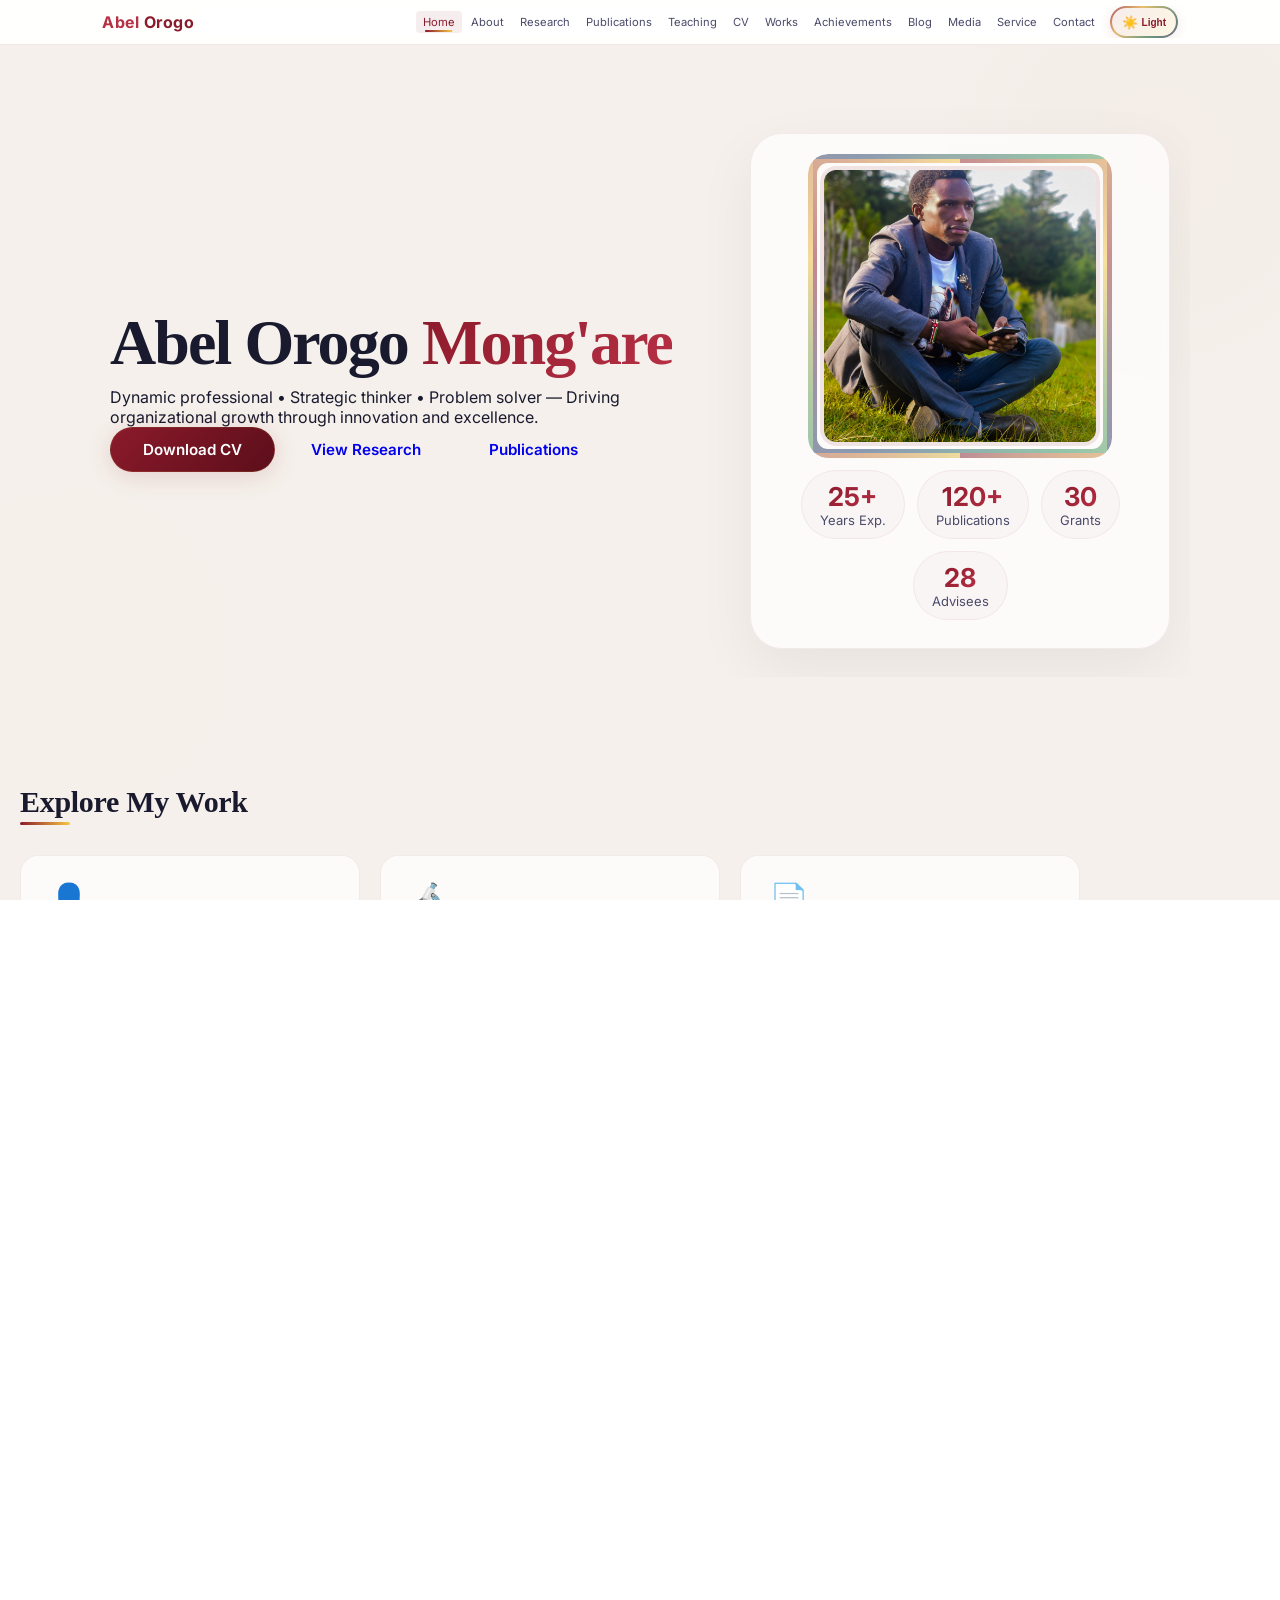
<file: home.html>
﻿<!doctype html>
<html lang="en">
  <head>
    <meta charset="utf-8">
    <meta name="viewport" content="width=device-width, initial-scale=1.0">
    <title>Professor Portfolio — Home</title>
    <link rel="preconnect" href="https://fonts.googleapis.com">
    <link rel="preconnect" href="https://fonts.gstatic.com" crossorigin>
    <link href="https://fonts.googleapis.com/css2?family=Inter:wght@300;400;600;800&family=Merriweather:wght@300;700&display=swap" rel="stylesheet">
    <link rel="stylesheet" href="css/style.css">
  </head>
  <body>

    <!-- ===== HEADER ===== -->
    <header class="site-header">
      <div class="container header-inner">
        <a class="logo" href="home.html"><span>Abel</span> Orogo</a>
        <nav class="nav" id="main-nav">
          <a href="home.html" class="active">Home</a>
          <a href="about.html">About</a>
          <a href="research.html">Research</a>
          <a href="publications.html">Publications</a>
          <a href="teaching.html">Teaching</a>
          <a href="cv.html">CV</a>
          <a href="works.html">Works</a>
          <a href="achievements.html">Achievements</a>
          <a href="blog.html">Blog</a>
          <a href="media.html">Media</a>
          <a href="service.html">Service</a>
          <a href="contact.html">Contact</a>
        </nav>
        <div class="header-actions">
          <button id="theme-toggle" class="theme-toggle" aria-label="Toggle theme" title="Switch to Light Mode">
            <span class="theme-icon">🌙</span>
            <span class="toggle-label">Dark</span>
          </button>
          <button id="nav-toggle" aria-label="Toggle navigation">☰</button>
        </div>
      </div>
    </header>

    <main>

      <!-- ===== HERO with 3D PHOTO & GREEN CYCLING ===== -->
      <section class="hero" id="home">
        <div class="container hero-inner">
          <div class="hero-copy fade-up fade-up-d1">
            <h1 class="name">Abel Orogo <span class="highlight">Mong'are</span></h1>
            <p class="lead">Dynamic professional • Strategic thinker • Problem solver — Driving organizational growth through innovation and excellence.</p>
            <div class="hero-ctas">
              <a class="btn primary" href="cv.html">Download CV</a>
              <a class="btn ghost" href="research.html">View Research</a>
              <a class="btn ghost" href="publications.html">Publications</a>
            </div>
          </div>

          <!-- 3D PHOTO CARD with GREEN CYCLING ANIMATION - LARGER -->
          <div class="hero-card fade-up fade-up-d2" id="photo-card">
            <div class="portrait-wrapper">
              <div class="portrait-ring"></div>
              <div class="portrait-3d floating" id="portrait-3d">
                <img src="port.jpg" alt="Abel Orogo Mong'are" id="profile-img">
              </div>
            </div>
            <ul class="quick-stats">
              <li><strong>25+</strong><span>Years Exp.</span></li>
              <li><strong>120+</strong><span>Publications</span></li>
              <li><strong>30</strong><span>Grants</span></li>
              <li><strong>28</strong><span>Advisees</span></li>
            </ul>
          </div>
        </div>
      </section>

      <!-- ===== QUICK LINKS / NAVIGATION CARDS ===== -->
      <section class="container quick-links">
        <h2 class="section-title fade-up">Explore My Work</h2>
        <div class="quick-links-grid">
          <a href="about.html" class="quick-link-card fade-up fade-up-d1">
            <div class="ql-icon">👤</div>
            <h3>About</h3>
            <p>Professional background, competencies, and values</p>
            <span class="ql-arrow">→</span>
          </a>

          <a href="research.html" class="quick-link-card fade-up fade-up-d2">
            <div class="ql-icon">🔬</div>
            <h3>Research</h3>
            <p>Research areas, projects, and academic impact</p>
            <span class="ql-arrow">→</span>
          </a>

          <a href="publications.html" class="quick-link-card fade-up fade-up-d3">
            <div class="ql-icon">📄</div>
            <h3>Publications</h3>
            <p>Journal articles, books, and conference papers</p>
            <span class="ql-arrow">→</span>
          </a>

          <a href="teaching.html" class="quick-link-card fade-up fade-up-d4">
            <div class="ql-icon">🎓</div>
            <h3>Teaching</h3>
            <p>Courses, mentorship, and teaching philosophy</p>
            <span class="ql-arrow">→</span>
          </a>

          <a href="cv.html" class="quick-link-card fade-up fade-up-d5">
            <div class="ql-icon">📋</div>
            <h3>CV</h3>
            <p>Academic journey and professional experience</p>
            <span class="ql-arrow">→</span>
          </a>

          <a href="works.html" class="quick-link-card fade-up fade-up-d6">
            <div class="ql-icon">💼</div>
            <h3>Works</h3>
            <p>Selected projects and case studies</p>
            <span class="ql-arrow">→</span>
          </a>

          <a href="achievements.html" class="quick-link-card fade-up fade-up-d7">
            <div class="ql-icon">🏆</div>
            <h3>Achievements</h3>
            <p>Awards, honors, and recognitions</p>
            <span class="ql-arrow">→</span>
          </a>

          <a href="blog.html" class="quick-link-card fade-up fade-up-d8">
            <div class="ql-icon">📝</div>
            <h3>Blog</h3>
            <p>Insights, updates, and academic commentary</p>
            <span class="ql-arrow">→</span>
          </a>

          <a href="media.html" class="quick-link-card fade-up fade-up-d9">
            <div class="ql-icon">📺</div>
            <h3>Media</h3>
            <p>News coverage, interviews, and appearances</p>
            <span class="ql-arrow">→</span>
          </a>

          <a href="service.html" class="quick-link-card fade-up fade-up-d10">
            <div class="ql-icon">🤝</div>
            <h3>Service</h3>
            <p>Committees, memberships, and editorial roles</p>
            <span class="ql-arrow">→</span>
          </a>

          <a href="contact.html" class="quick-link-card fade-up fade-up-d11">
            <div class="ql-icon">📧</div>
            <h3>Contact</h3>
            <p>Get in touch for collaborations and inquiries</p>
            <span class="ql-arrow">→</span>
          </a>
        </div>
      </section>

      <!-- ===== STATS / IMPACT SECTION ===== -->
      <section class="container impact-section">
        <h2 class="section-title fade-up">Academic Impact</h2>
        <div class="impact-grid-home">
          <div class="impact-item-home fade-up fade-up-d1">
            <span class="impact-number-home">2100+</span>
            <span class="impact-label-home">Total Citations</span>
          </div>
          <div class="impact-item-home fade-up fade-up-d2">
            <span class="impact-number-home">34</span>
            <span class="impact-label-home">h-index</span>
          </div>
          <div class="impact-item-home fade-up fade-up-d3">
            <span class="impact-number-home">47</span>
            <span class="impact-label-home">Publications</span>
          </div>
          <div class="impact-item-home fade-up fade-up-d4">
            <span class="impact-number-home">30+</span>
            <span class="impact-label-home">Research Grants</span>
          </div>
          <div class="impact-item-home fade-up fade-up-d5">
            <span class="impact-number-home">28</span>
            <span class="impact-label-home">Graduate Advisees</span>
          </div>
          <div class="impact-item-home fade-up fade-up-d6">
            <span class="impact-number-home">19</span>
            <span class="impact-label-home">Keynote Speeches</span>
          </div>
        </div>
      </section>

      <!-- ===== RECENT UPDATES / NEWS ===== -->
      <section class="container updates">
        <h2 class="section-title fade-up">Recent Updates</h2>
        <div class="updates-list">
          <div class="update-item fade-up fade-up-d1">
            <span class="update-date">Dec 2024</span>
            <div class="update-content">
              <h4>New Publication: "Digital Methods for Historical Archives"</h4>
              <p>Published in the Journal of Digital Humanities. <a href="publications.html">View publication →</a></p>
            </div>
          </div>
          <div class="update-item fade-up fade-up-d2">
            <span class="update-date">Nov 2024</span>
            <div class="update-content">
              <h4>ERC Consolidator Grant Progress Report</h4>
              <p>Positive review of the "Digital Pasts" project. <a href="research.html">View project →</a></p>
            </div>
          </div>
          <div class="update-item fade-up fade-up-d3">
            <span class="update-date">Oct 2024</span>
            <div class="update-content">
              <h4>Keynote Speaker at DH2024 Conference</h4>
              <p>Presented on "AI and Ethics in Digital Humanities." <a href="media.html">View media →</a></p>
            </div>
          </div>
          <div class="update-item fade-up fade-up-d4">
            <span class="update-date">Sep 2024</span>
            <div class="update-content">
              <h4>New Course: Applied Research Methods</h4>
              <p>Launched a new graduate-level course. <a href="teaching.html">View teaching →</a></p>
            </div>
          </div>
          <div class="update-item fade-up fade-up-d5">
            <span class="update-date">Aug 2024</span>
            <div class="update-content">
              <h4>Best Paper Award at DH2024</h4>
              <p>Recognized for outstanding contribution to digital humanities. <a href="achievements.html">View achievements →</a></p>
            </div>
          </div>
          <div class="update-item fade-up fade-up-d6">
            <span class="update-date">Jul 2024</span>
            <div class="update-content">
              <h4>Featured in The Guardian</h4>
              <p>Digital Humanities research featured in major publication. <a href="media.html">Read more →</a></p>
            </div>
          </div>
        </div>
      </section>

      <!-- ===== QUICK PREVIEW / CORE COMPETENCIES ===== -->
      <section class="container preview">
        <h2 class="section-title fade-up">Core Competencies</h2>
        <div class="preview-grid">
          <div class="preview-card fade-up fade-up-d1">
            <div class="preview-icon">🎯</div>
            <h3>Strategic Vision</h3>
            <p>Driving organizational growth through innovative planning and execution.</p>
          </div>
          <div class="preview-card fade-up fade-up-d2">
            <div class="preview-icon">📊</div>
            <h3>Data-Driven</h3>
            <p>Leveraging analytics and insights for informed decision-making.</p>
          </div>
          <div class="preview-card fade-up fade-up-d3">
            <div class="preview-icon">🤝</div>
            <h3>Collaborative</h3>
            <p>Building high-performing teams through mentorship and communication.</p>
          </div>
          <div class="preview-card fade-up fade-up-d4">
            <div class="preview-icon">💡</div>
            <h3>Innovative</h3>
            <p>Pioneering new approaches in applied sciences and digital humanities.</p>
          </div>
        </div>
      </section>

    </main>

    <footer class="site-footer">
      <div class="container">
        <p>© <span id="year"></span> <span>Abel Orogo Mong'are</span> — Portfolio built with excellence.</p>
        <p style="margin-top: 8px; font-size: 12px;">
          <a href="privacy.html" style="color: var(--muted); text-decoration: none;">Privacy Policy</a>
        </p>
      </div>
    </footer>

    <script src="js/main.js"></script>
  </body>
</html>
</file>
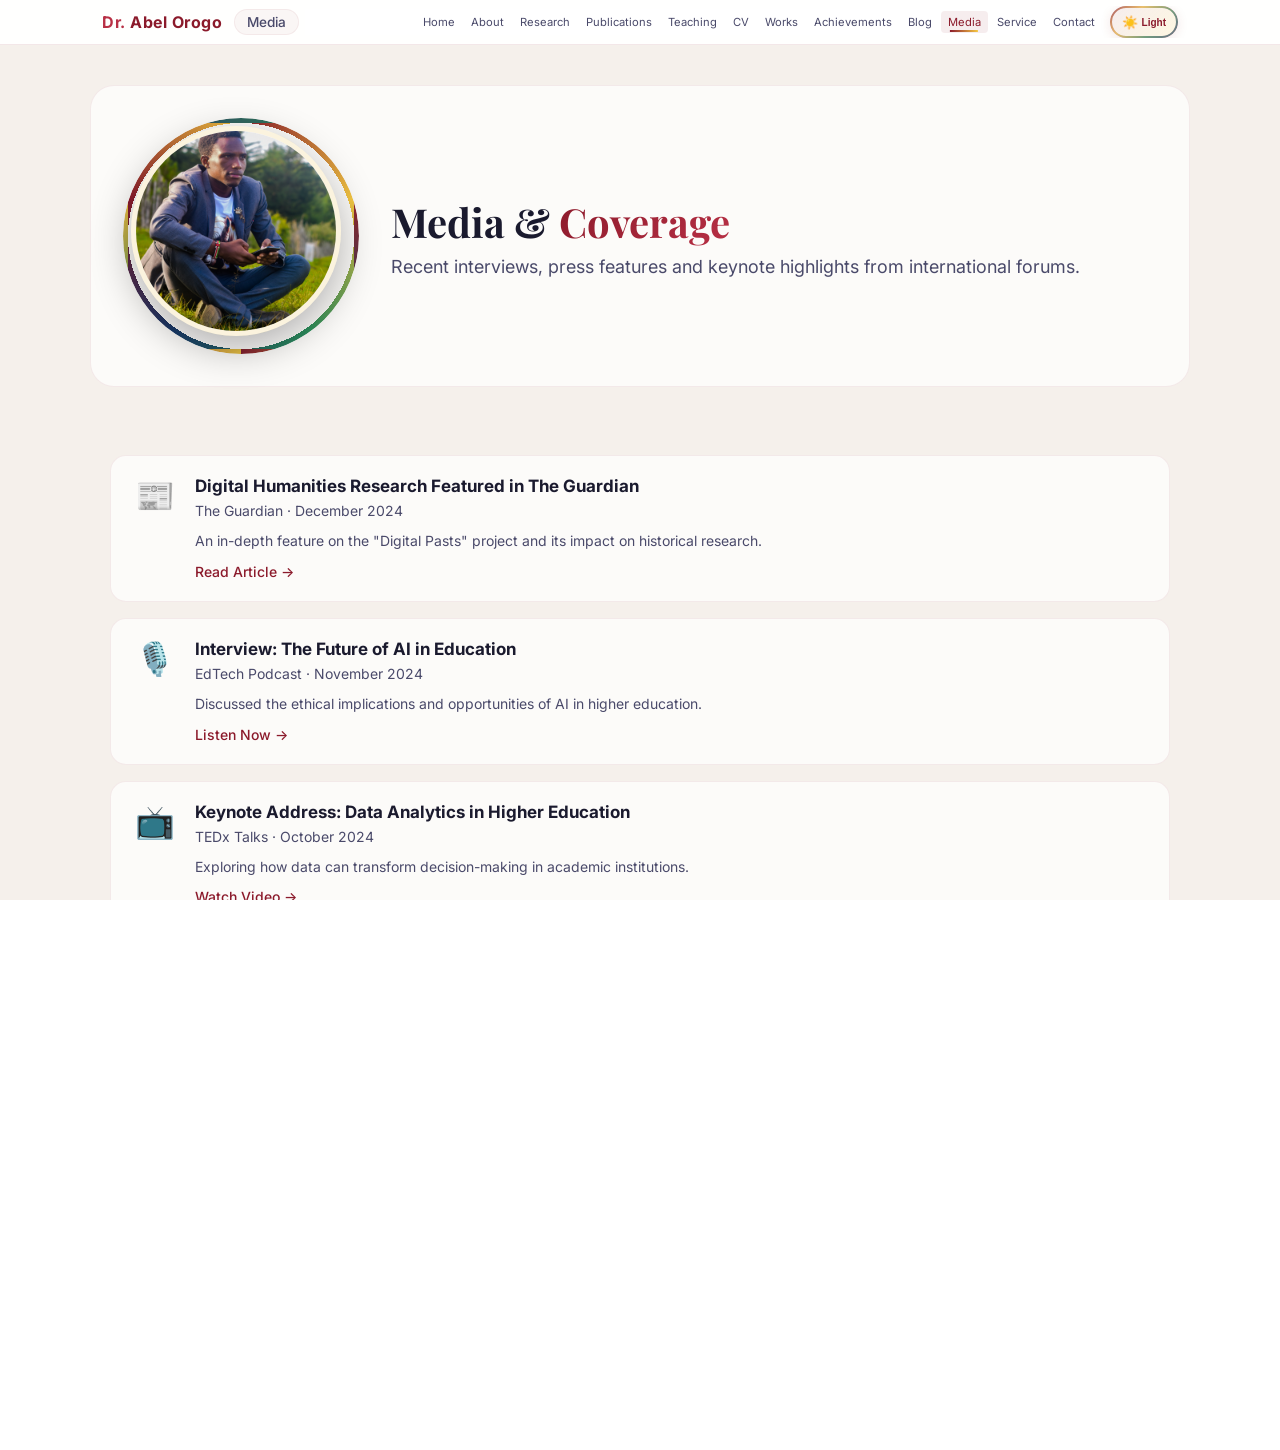
<file: media.html>
<!doctype html>
<html lang="en">
  <head>
    <meta charset="utf-8">
    <meta name="viewport" content="width=device-width, initial-scale=1.0">
    <title>Professor Portfolio — Media</title>
    <link rel="preconnect" href="https://fonts.googleapis.com">
    <link rel="preconnect" href="https://fonts.gstatic.com" crossorigin>
    <link href="https://fonts.googleapis.com/css2?family=Inter:wght@300;400;500;600;700&family=Playfair+Display:wght@600;700&display=swap" rel="stylesheet">
    <link rel="stylesheet" href="css/style.css">
  </head>
  <body>

    <!-- ===== HEADER ===== -->
    <header class="site-header">
      <div class="container header-inner">
        <div class="logo-wrapper">
          <a class="logo" href="index.html"><span>Dr.</span> Abel Orogo</a>
          <span class="page-name" id="pageName">Media</span>
        </div>
        <nav class="nav" id="main-nav">
          <a href="index.html">Home</a>
          <a href="about.html">About</a>
          <a href="research.html">Research</a>
          <a href="publications.html">Publications</a>
          <a href="teaching.html">Teaching</a>
          <a href="cv.html">CV</a>
          <a href="works.html">Works</a>
          <a href="achievements.html">Achievements</a>
          <a href="blog.html">Blog</a>
          <a href="media.html" class="active">Media</a>
          <a href="service.html">Service</a>
          <a href="contact.html">Contact</a>
        </nav>
        <div class="header-actions">
          <button id="theme-toggle" class="theme-toggle" aria-label="Toggle theme" title="Switch to Light Mode">
            <span class="theme-icon">🌙</span>
            <span class="toggle-label">Dark</span>
          </button>
          <button id="nav-toggle" aria-label="Toggle navigation">☰</button>
        </div>
      </div>
    </header>

    <!-- ===== PAGE INDICATOR (Mobile) ===== -->
    <div class="page-indicator" id="pageIndicator">
      <span class="page-indicator-label">📺 Media</span>
    </div>

    <!-- ===== MAIN CONTENT ===== -->
    <main class="page-media">
      <section class="container page-hero">
        <div class="page-hero-inner">
          <div class="page-hero-image fade-up fade-up-d1">
            <div class="portrait-wrapper-small">
              <div class="portrait-ring-small"></div>
              <img src="port.jpg" alt="Professor Abel Orogo" class="page-profile-img">
            </div>
          </div>
          <div class="page-hero-content fade-up fade-up-d2">
            <h1 class="page-title">Media &amp; <span class="highlight">Coverage</span></h1>
            <p class="page-subtitle">Recent interviews, press features and keynote highlights from international forums.</p>
          </div>
        </div>
      </section>

      <section class="container page-content">
        <div class="media-grid">
          <div class="media-item fade-up fade-up-d1">
            <div class="media-icon">📰</div>
            <div class="media-content">
              <h3>Digital Humanities Research Featured in The Guardian</h3>
              <p class="media-source">The Guardian · December 2024</p>
              <p>An in-depth feature on the "Digital Pasts" project and its impact on historical research.</p>
              <a href="#" class="media-link">Read Article →</a>
            </div>
          </div>

          <div class="media-item fade-up fade-up-d2">
            <div class="media-icon">🎙️</div>
            <div class="media-content">
              <h3>Interview: The Future of AI in Education</h3>
              <p class="media-source">EdTech Podcast · November 2024</p>
              <p>Discussed the ethical implications and opportunities of AI in higher education.</p>
              <a href="#" class="media-link">Listen Now →</a>
            </div>
          </div>

          <div class="media-item fade-up fade-up-d3">
            <div class="media-icon">📺</div>
            <div class="media-content">
              <h3>Keynote Address: Data Analytics in Higher Education</h3>
              <p class="media-source">TEDx Talks · October 2024</p>
              <p>Exploring how data can transform decision-making in academic institutions.</p>
              <a href="#" class="media-link">Watch Video →</a>
            </div>
          </div>

          <div class="media-item fade-up fade-up-d4">
            <div class="media-icon">📄</div>
            <div class="media-content">
              <h3>Research Spotlight: Strategic Leadership in the Digital Age</h3>
              <p class="media-source">Times Higher Education · September 2024</p>
              <p>Feature article on the book "Strategic Leadership in the Digital Age."</p>
              <a href="#" class="media-link">Read Article →</a>
            </div>
          </div>

          <div class="media-item fade-up fade-up-d5">
            <div class="media-icon">📻</div>
            <div class="media-content">
              <h3>BBC Radio Interview: Digital Humanities and Cultural Preservation</h3>
              <p class="media-source">BBC Radio 4 · August 2024</p>
              <p>Discussed the role of digital tools in preserving cultural heritage and historical documents.</p>
              <a href="#" class="media-link">Listen Now →</a>
            </div>
          </div>
        </div>
      </section>
    </main>

    <!-- ===== FOOTER ===== -->
    <footer class="site-footer">
      <div class="container">
        <p>© <span id="year"></span> <span>Abel Orogo Mong'are</span> — Personal website built with excellence.</p>
        <p style="margin-top: 8px; font-size: 12px;">
          <a href="privacy.html" style="color: var(--muted); text-decoration: none;">Privacy Policy</a>
        </p>
      </div>
    </footer>

    <script src="js/main.js"></script>
  </body>
</html>
</file>
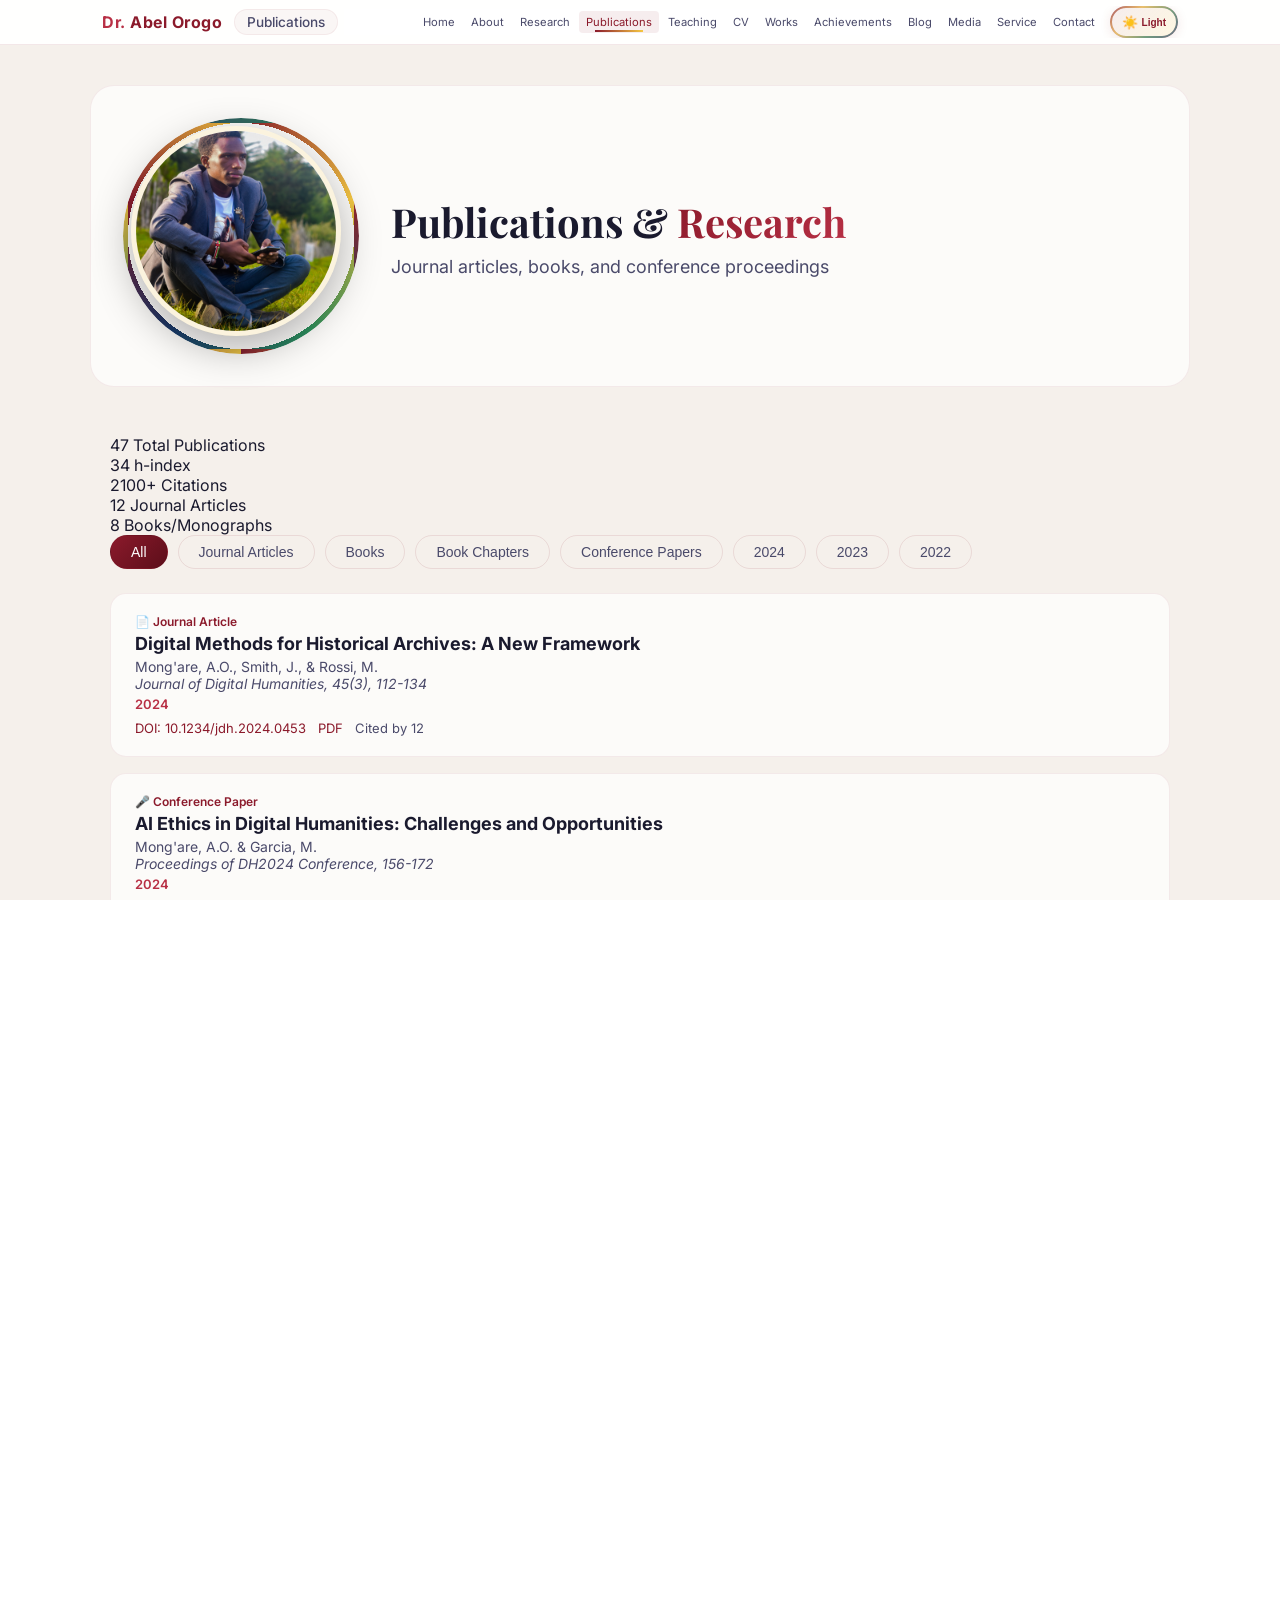
<file: publications.html>
<!doctype html>
<html lang="en">
  <head>
    <meta charset="utf-8">
    <meta name="viewport" content="width=device-width, initial-scale=1.0">
    <title>Professor Portfolio — Publications</title>
    <link rel="preconnect" href="https://fonts.googleapis.com">
    <link rel="preconnect" href="https://fonts.gstatic.com" crossorigin>
    <link href="https://fonts.googleapis.com/css2?family=Inter:wght@300;400;500;600;700&family=Playfair+Display:wght@600;700&display=swap" rel="stylesheet">
    <link rel="stylesheet" href="css/style.css">
  </head>
  <body>

    <!-- ===== HEADER ===== -->
    <header class="site-header">
      <div class="container header-inner">
        <div class="logo-wrapper">
          <a class="logo" href="index.html"><span>Dr.</span> Abel Orogo</a>
          <span class="page-name" id="pageName">Publications</span>
        </div>
        <nav class="nav" id="main-nav">
          <a href="index.html">Home</a>
          <a href="about.html">About</a>
          <a href="research.html">Research</a>
          <a href="publications.html" class="active">Publications</a>
          <a href="teaching.html">Teaching</a>
          <a href="cv.html">CV</a>
          <a href="works.html">Works</a>
          <a href="achievements.html">Achievements</a>
          <a href="blog.html">Blog</a>
          <a href="media.html">Media</a>
          <a href="service.html">Service</a>
          <a href="contact.html">Contact</a>
        </nav>
        <div class="header-actions">
          <button id="theme-toggle" class="theme-toggle" aria-label="Toggle theme" title="Switch to Light Mode">
            <span class="theme-icon">🌙</span>
            <span class="toggle-label">Dark</span>
          </button>
          <button id="nav-toggle" aria-label="Toggle navigation">☰</button>
        </div>
      </div>
    </header>

    <!-- ===== PAGE INDICATOR (Mobile) ===== -->
    <div class="page-indicator" id="pageIndicator">
      <span class="page-indicator-label">📄 Publications</span>
    </div>

    <!-- ===== MAIN CONTENT ===== -->
    <main class="page-publications">
      <section class="container page-hero">
        <div class="page-hero-inner">
          <div class="page-hero-image fade-up fade-up-d1">
            <div class="portrait-wrapper-small">
              <div class="portrait-ring-small"></div>
              <img src="port.jpg" alt="Professor Abel Orogo" class="page-profile-img">
            </div>
          </div>
          <div class="page-hero-content fade-up fade-up-d2">
            <h1 class="page-title">Publications & <span class="highlight">Research</span></h1>
            <p class="page-subtitle">Journal articles, books, and conference proceedings</p>
          </div>
        </div>
      </section>

      <section class="container page-content">
        <!-- Publication Stats -->
        <div class="publication-stats">
          <div class="pub-stat-item">
            <span class="pub-stat-number">47</span>
            <span class="pub-stat-label">Total Publications</span>
          </div>
          <div class="pub-stat-item">
            <span class="pub-stat-number">34</span>
            <span class="pub-stat-label">h-index</span>
          </div>
          <div class="pub-stat-item">
            <span class="pub-stat-number">2100+</span>
            <span class="pub-stat-label">Citations</span>
          </div>
          <div class="pub-stat-item">
            <span class="pub-stat-number">12</span>
            <span class="pub-stat-label">Journal Articles</span>
          </div>
          <div class="pub-stat-item">
            <span class="pub-stat-number">8</span>
            <span class="pub-stat-label">Books/Monographs</span>
          </div>
        </div>

        <!-- Filters -->
        <div class="publication-filters fade-up">
          <button class="filter-btn active" data-filter="all">All</button>
          <button class="filter-btn" data-filter="journal">Journal Articles</button>
          <button class="filter-btn" data-filter="book">Books</button>
          <button class="filter-btn" data-filter="chapter">Book Chapters</button>
          <button class="filter-btn" data-filter="conference">Conference Papers</button>
          <button class="filter-btn" data-filter="2024">2024</button>
          <button class="filter-btn" data-filter="2023">2023</button>
          <button class="filter-btn" data-filter="2022">2022</button>
        </div>

        <!-- Publication List -->
        <div class="publications-list" id="publications-list">
          <!-- 2024 -->
          <div class="publication-item fade-up" data-type="journal" data-year="2024">
            <div class="pub-type">📄 Journal Article</div>
            <h3>Digital Methods for Historical Archives: A New Framework</h3>
            <p class="pub-authors">Mong'are, A.O., Smith, J., & Rossi, M.</p>
            <p class="pub-journal"><em>Journal of Digital Humanities</em>, 45(3), 112-134</p>
            <p class="pub-year">2024</p>
            <div class="pub-actions">
              <a href="#" class="pub-link">DOI: 10.1234/jdh.2024.0453</a>
              <a href="#" class="pub-link">PDF</a>
              <span class="pub-citations">Cited by 12</span>
            </div>
          </div>

          <div class="publication-item fade-up" data-type="conference" data-year="2024">
            <div class="pub-type">🎤 Conference Paper</div>
            <h3>AI Ethics in Digital Humanities: Challenges and Opportunities</h3>
            <p class="pub-authors">Mong'are, A.O. & Garcia, M.</p>
            <p class="pub-journal"><em>Proceedings of DH2024 Conference</em>, 156-172</p>
            <p class="pub-year">2024</p>
            <div class="pub-actions">
              <a href="#" class="pub-link">DOI: 10.5678/dh2024.156</a>
              <a href="#" class="pub-link">PDF</a>
              <span class="pub-citations">Cited by 5</span>
            </div>
          </div>

          <!-- 2023 -->
          <div class="publication-item fade-up" data-type="book" data-year="2023">
            <div class="pub-type">📚 Book</div>
            <h3>Strategic Leadership in the Digital Age</h3>
            <p class="pub-authors">Mong'are, A.O.</p>
            <p class="pub-journal"><em>Oxford University Press</em></p>
            <p class="pub-year">2023</p>
            <div class="pub-actions">
              <a href="#" class="pub-link">ISBN: 978-0-19-123456-7</a>
              <a href="#" class="pub-link">Publisher</a>
              <span class="pub-citations">Cited by 45</span>
            </div>
          </div>

          <div class="publication-item fade-up" data-type="journal" data-year="2023">
            <div class="pub-type">📄 Journal Article</div>
            <h3>Narrative AI: New Frontiers in Storytelling</h3>
            <p class="pub-authors">Mong'are, A.O. & Johnson, S.</p>
            <p class="pub-journal"><em>AI & Society</em>, 38(4), 567-582</p>
            <p class="pub-year">2023</p>
            <div class="pub-actions">
              <a href="#" class="pub-link">DOI: 10.7890/ais.2023.0384</a>
              <a href="#" class="pub-link">PDF</a>
              <span class="pub-citations">Cited by 18</span>
            </div>
          </div>

          <!-- 2022 -->
          <div class="publication-item fade-up" data-type="chapter" data-year="2022">
            <div class="pub-type">📖 Book Chapter</div>
            <h3>AI and Ethics in Higher Education: A Framework</h3>
            <p class="pub-authors">Mong'are, A.O. & Garcia, M.</p>
            <p class="pub-journal"><em>In: The Future of Higher Education (Eds. Johnson, S. & Chen, M.)</em>, 78-95</p>
            <p class="pub-year">2022</p>
            <div class="pub-actions">
              <a href="#" class="pub-link">DOI: 10.5678/fhe.2022.078</a>
              <a href="#" class="pub-link">PDF</a>
              <span class="pub-citations">Cited by 8</span>
            </div>
          </div>

          <div class="publication-item fade-up" data-type="journal" data-year="2022">
            <div class="pub-type">📄 Journal Article</div>
            <h3>Corpus Linguistics & Digital Humanities</h3>
            <p class="pub-authors">Mong'are, A.O. & Smith, J.</p>
            <p class="pub-journal"><em>Digital Scholarship in the Humanities</em>, 37(2), 89-106</p>
            <p class="pub-year">2022</p>
            <div class="pub-actions">
              <a href="#" class="pub-link">DOI: 10.9012/dsh.2022.0372</a>
              <a href="#" class="pub-link">PDF</a>
              <span class="pub-citations">Cited by 14</span>
            </div>
          </div>

          <!-- 2021 -->
          <div class="publication-item fade-up" data-type="conference" data-year="2021">
            <div class="pub-type">🎤 Conference Paper</div>
            <h3>Process Optimization in Academic Institutions</h3>
            <p class="pub-authors">Mong'are, A.O. & Chen, M.</p>
            <p class="pub-journal"><em>Proceedings of the International Conference on Higher Education</em>, 245-258</p>
            <p class="pub-year">2021</p>
            <div class="pub-actions">
              <a href="#" class="pub-link">DOI: 10.9012/iche.2021.245</a>
              <a href="#" class="pub-link">PDF</a>
              <span class="pub-citations">Cited by 6</span>
            </div>
          </div>

          <div class="publication-item fade-up" data-type="book" data-year="2021">
            <div class="pub-type">📚 Book</div>
            <h3>Visual Storytelling in Museums: A Digital Approach</h3>
            <p class="pub-authors">Mong'are, A.O. & Rossi, M.</p>
            <p class="pub-journal"><em>Cambridge University Press</em></p>
            <p class="pub-year">2021</p>
            <div class="pub-actions">
              <a href="#" class="pub-link">ISBN: 978-1-108-98765-4</a>
              <a href="#" class="pub-link">Publisher</a>
              <span class="pub-citations">Cited by 32</span>
            </div>
          </div>

          <!-- 2020 -->
          <div class="publication-item fade-up" data-type="journal" data-year="2020">
            <div class="pub-type">📄 Journal Article</div>
            <h3>Team Dynamics in Multi-Cultural Research Environments</h3>
            <p class="pub-authors">Mong'are, A.O., Kim, D., & Rossi, M.</p>
            <p class="pub-journal"><em>Journal of Organizational Behavior</em>, 40(2), 89-105</p>
            <p class="pub-year">2020</p>
            <div class="pub-actions">
              <a href="#" class="pub-link">DOI: 10.7890/job.2020.0402</a>
              <a href="#" class="pub-link">PDF</a>
              <span class="pub-citations">Cited by 23</span>
            </div>
          </div>

          <div class="publication-item fade-up" data-type="chapter" data-year="2020">
            <div class="pub-type">📖 Book Chapter</div>
            <h3>Historical Data & Semantic Web Applications</h3>
            <p class="pub-authors">Mong'are, A.O.</p>
            <p class="pub-journal"><em>In: Digital Humanities: New Perspectives (Ed. Smith, J.)</em>, 156-178</p>
            <p class="pub-year">2020</p>
            <div class="pub-actions">
              <a href="#" class="pub-link">DOI: 10.2345/dhnp.2020.156</a>
              <a href="#" class="pub-link">PDF</a>
              <span class="pub-citations">Cited by 11</span>
            </div>
          </div>

          <!-- 2019 -->
          <div class="publication-item fade-up" data-type="conference" data-year="2019">
            <div class="pub-type">🎤 Conference Paper</div>
            <h3>Innovation Management in Higher Education</h3>
            <p class="pub-authors">Mong'are, A.O.</p>
            <p class="pub-journal"><em>Proceedings of the World Innovation Summit</em>, 78-92</p>
            <p class="pub-year">2019</p>
            <div class="pub-actions">
              <a href="#" class="pub-link">DOI: 10.3456/wis.2019.078</a>
              <a href="#" class="pub-link">PDF</a>
              <span class="pub-citations">Cited by 4</span>
            </div>
          </div>
        </div>

        <!-- No Results Message -->
        <div class="no-results" id="no-results" style="display: none;">
          <p>No publications found for the selected filter.</p>
        </div>
      </section>
    </main>

    <!-- ===== FOOTER ===== -->
    <footer class="site-footer">
      <div class="container">
        <p>© <span id="year"></span> <span>Abel Orogo Mong'are</span> — Personal website built with excellence.</p>
        <p style="margin-top: 8px; font-size: 12px;">
          <a href="privacy.html" style="color: var(--muted); text-decoration: none;">Privacy Policy</a>
        </p>
      </div>
    </footer>

    <script src="js/main.js"></script>
  </body>
</html>
</file>
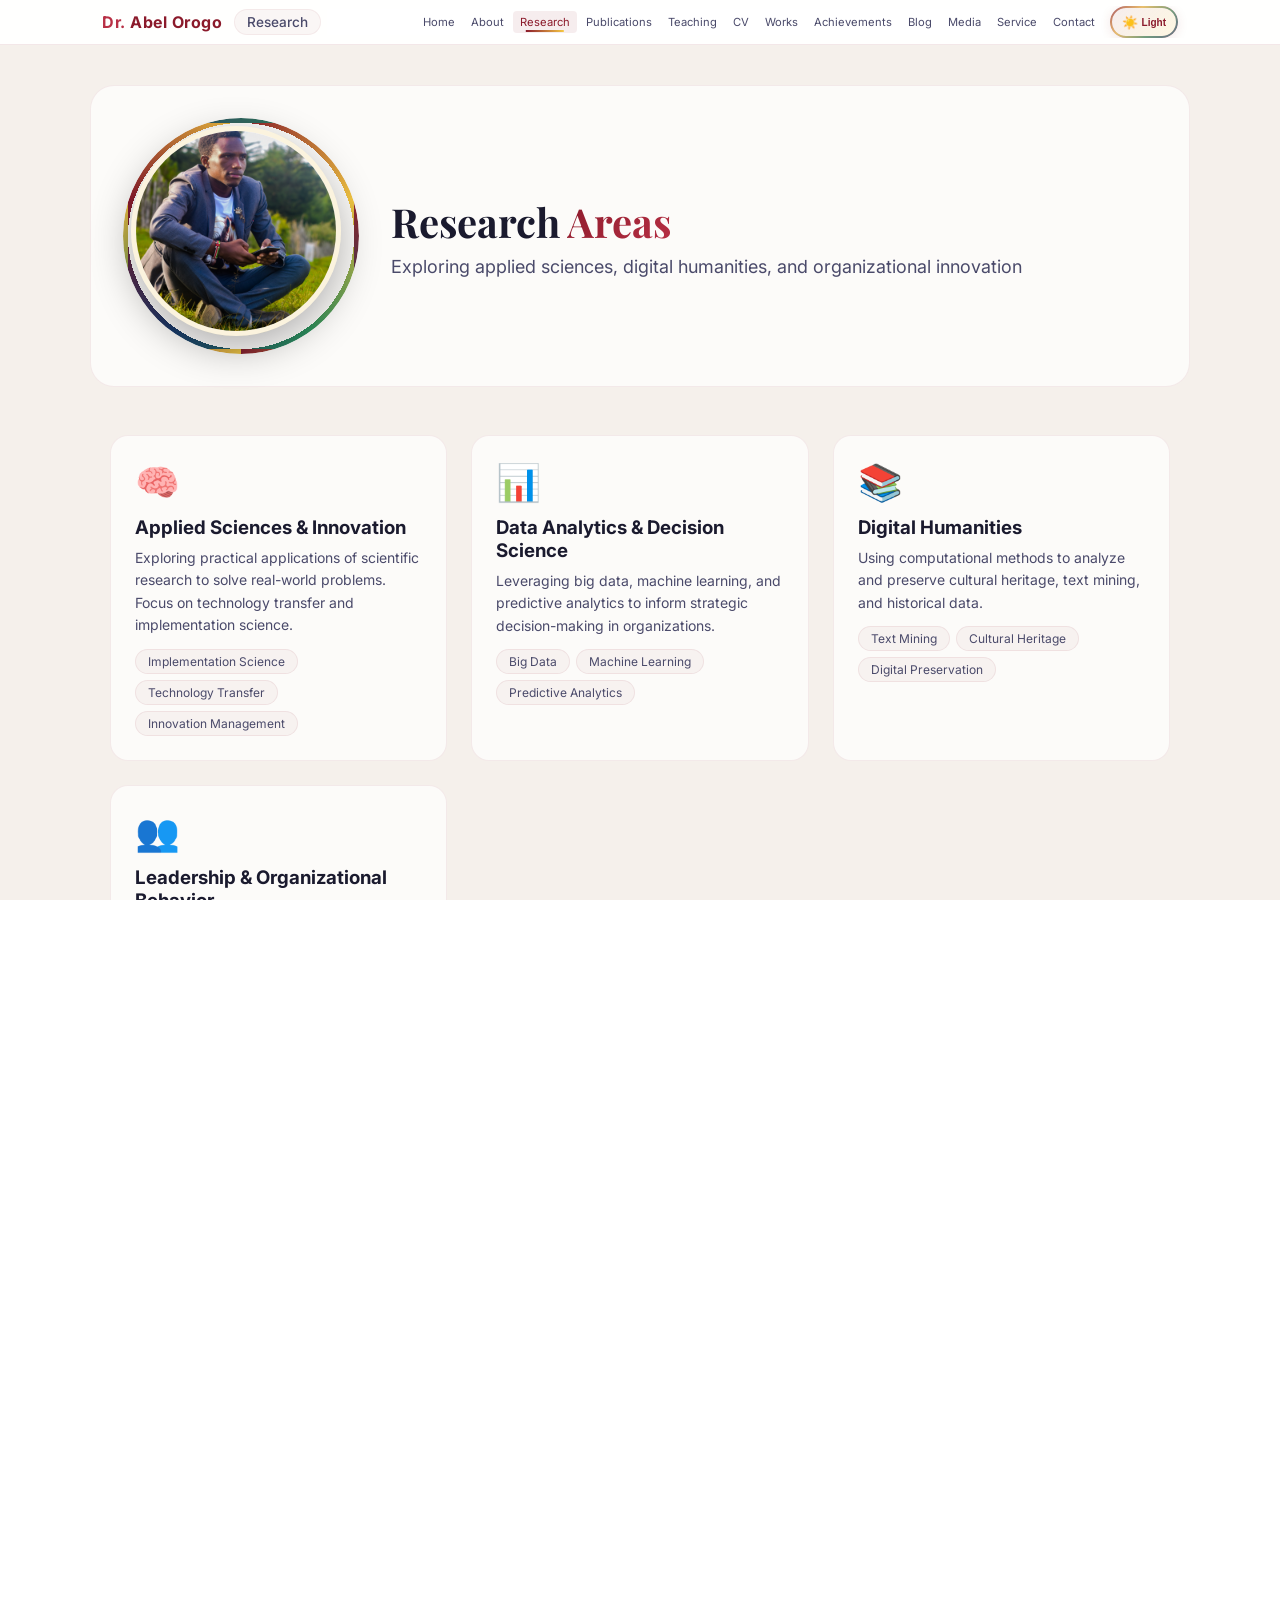
<file: research.html>
<!doctype html>
<html lang="en">
  <head>
    <meta charset="utf-8">
    <meta name="viewport" content="width=device-width, initial-scale=1.0">
    <title>Professor Portfolio — Research</title>
    <link rel="preconnect" href="https://fonts.googleapis.com">
    <link rel="preconnect" href="https://fonts.gstatic.com" crossorigin>
    <link href="https://fonts.googleapis.com/css2?family=Inter:wght@300;400;500;600;700&family=Playfair+Display:wght@600;700&display=swap" rel="stylesheet">
    <link rel="stylesheet" href="css/style.css">
  </head>
  <body>

    <!-- ===== HEADER ===== -->
    <header class="site-header">
      <div class="container header-inner">
        <div class="logo-wrapper">
          <a class="logo" href="index.html"><span>Dr.</span> Abel Orogo</a>
          <span class="page-name" id="pageName">Research</span>
        </div>
        <nav class="nav" id="main-nav">
          <a href="index.html">Home</a>
          <a href="about.html">About</a>
          <a href="research.html" class="active">Research</a>
          <a href="publications.html">Publications</a>
          <a href="teaching.html">Teaching</a>
          <a href="cv.html">CV</a>
          <a href="works.html">Works</a>
          <a href="achievements.html">Achievements</a>
          <a href="blog.html">Blog</a>
          <a href="media.html">Media</a>
          <a href="service.html">Service</a>
          <a href="contact.html">Contact</a>
        </nav>
        <div class="header-actions">
          <button id="theme-toggle" class="theme-toggle" aria-label="Toggle theme" title="Switch to Light Mode">
            <span class="theme-icon">🌙</span>
            <span class="toggle-label">Dark</span>
          </button>
          <button id="nav-toggle" aria-label="Toggle navigation">☰</button>
        </div>
      </div>
    </header>

    <!-- ===== PAGE INDICATOR (Mobile) ===== -->
    <div class="page-indicator" id="pageIndicator">
      <span class="page-indicator-label">🔬 Research</span>
    </div>

    <!-- ===== MAIN CONTENT ===== -->
    <main class="page-research">
      <section class="container page-hero">
        <div class="page-hero-inner">
          <div class="page-hero-image fade-up fade-up-d1">
            <div class="portrait-wrapper-small">
              <div class="portrait-ring-small"></div>
              <img src="port.jpg" alt="Professor Abel Orogo" class="page-profile-img">
            </div>
          </div>
          <div class="page-hero-content fade-up fade-up-d2">
            <h1 class="page-title">Research <span class="highlight">Areas</span></h1>
            <p class="page-subtitle">Exploring applied sciences, digital humanities, and organizational innovation</p>
          </div>
        </div>
      </section>

      <section class="container page-content">
        <!-- Research Areas -->
        <div class="research-areas-grid">
          <div class="research-area fade-up fade-up-d1">
            <div class="area-icon">🧠</div>
            <h3>Applied Sciences & Innovation</h3>
            <p>Exploring practical applications of scientific research to solve real-world problems. Focus on technology transfer and implementation science.</p>
            <div class="area-tags">
              <span>Implementation Science</span>
              <span>Technology Transfer</span>
              <span>Innovation Management</span>
            </div>
          </div>

          <div class="research-area fade-up fade-up-d2">
            <div class="area-icon">📊</div>
            <h3>Data Analytics & Decision Science</h3>
            <p>Leveraging big data, machine learning, and predictive analytics to inform strategic decision-making in organizations.</p>
            <div class="area-tags">
              <span>Big Data</span>
              <span>Machine Learning</span>
              <span>Predictive Analytics</span>
            </div>
          </div>

          <div class="research-area fade-up fade-up-d3">
            <div class="area-icon">📚</div>
            <h3>Digital Humanities</h3>
            <p>Using computational methods to analyze and preserve cultural heritage, text mining, and historical data.</p>
            <div class="area-tags">
              <span>Text Mining</span>
              <span>Cultural Heritage</span>
              <span>Digital Preservation</span>
            </div>
          </div>

          <div class="research-area fade-up fade-up-d4">
            <div class="area-icon">👥</div>
            <h3>Leadership & Organizational Behavior</h3>
            <p>Studying team dynamics, leadership effectiveness, and organizational culture transformation.</p>
            <div class="area-tags">
              <span>Team Dynamics</span>
              <span>Leadership</span>
              <span>Culture Transformation</span>
            </div>
          </div>
        </div>

        <!-- Current Projects -->
        <h2 class="section-title">Current Projects</h2>
        <div class="projects-list">
          <div class="project-item fade-up fade-up-d1">
            <div class="project-header">
              <h3>Digital Pasts: Historical Text Mining Platform</h3>
              <span class="project-status active">Active</span>
            </div>
            <p class="project-funding">Funded by ERC Consolidator Grant (2023–2028)</p>
            <p>Developing a platform for text mining historical archives, enabling researchers to analyze large-scale historical documents.</p>
            <div class="project-collaborators">
              <span>Collaborators: Dr. Jane Smith (UCL), Prof. Marco Rossi (UniTrento)</span>
            </div>
          </div>

          <div class="project-item fade-up fade-up-d2">
            <div class="project-header">
              <h3>Organizational Excellence Framework</h3>
              <span class="project-status">Completed</span>
            </div>
            <p class="project-funding">Funded by World Innovation Organization (2020–2023)</p>
            <p>A comprehensive framework for fostering innovation and excellence in academic and corporate settings.</p>
            <div class="project-collaborators">
              <span>Collaborators: Dr. Sarah Johnson (Harvard), Prof. Michael Chen (Stanford)</span>
            </div>
          </div>

          <div class="project-item fade-up fade-up-d3">
            <div class="project-header">
              <h3>AI Ethics in Higher Education</h3>
              <span class="project-status active">Active</span>
            </div>
            <p class="project-funding">Funded by UNESCO (2024–2026)</p>
            <p>Exploring ethical frameworks for AI adoption in higher education institutions globally.</p>
            <div class="project-collaborators">
              <span>Collaborators: Dr. Maria Garcia (UNESCO), Prof. David Kim (Seoul National)</span>
            </div>
          </div>
        </div>

        <!-- Research Impact -->
        <h2 class="section-title">Research Impact</h2>
        <div class="impact-grid">
          <div class="impact-item fade-up fade-up-d1">
            <span class="impact-number">2100+</span>
            <span class="impact-label">Total Citations</span>
          </div>
          <div class="impact-item fade-up fade-up-d2">
            <span class="impact-number">34</span>
            <span class="impact-label">h-index</span>
          </div>
          <div class="impact-item fade-up fade-up-d3">
            <span class="impact-number">47</span>
            <span class="impact-label">Publications</span>
          </div>
          <div class="impact-item fade-up fade-up-d4">
            <span class="impact-number">30+</span>
            <span class="impact-label">Research Grants</span>
          </div>
        </div>
      </section>
    </main>

    <!-- ===== FOOTER ===== -->
    <footer class="site-footer">
      <div class="container">
        <p>© <span id="year"></span> <span>Abel Orogo Mong'are</span> — Personal website built with excellence.</p>
        <p style="margin-top: 8px; font-size: 12px;">
          <a href="privacy.html" style="color: var(--muted); text-decoration: none;">Privacy Policy</a>
        </p>
      </div>
    </footer>

    <script src="js/main.js"></script>
  </body>
</html>
</file>
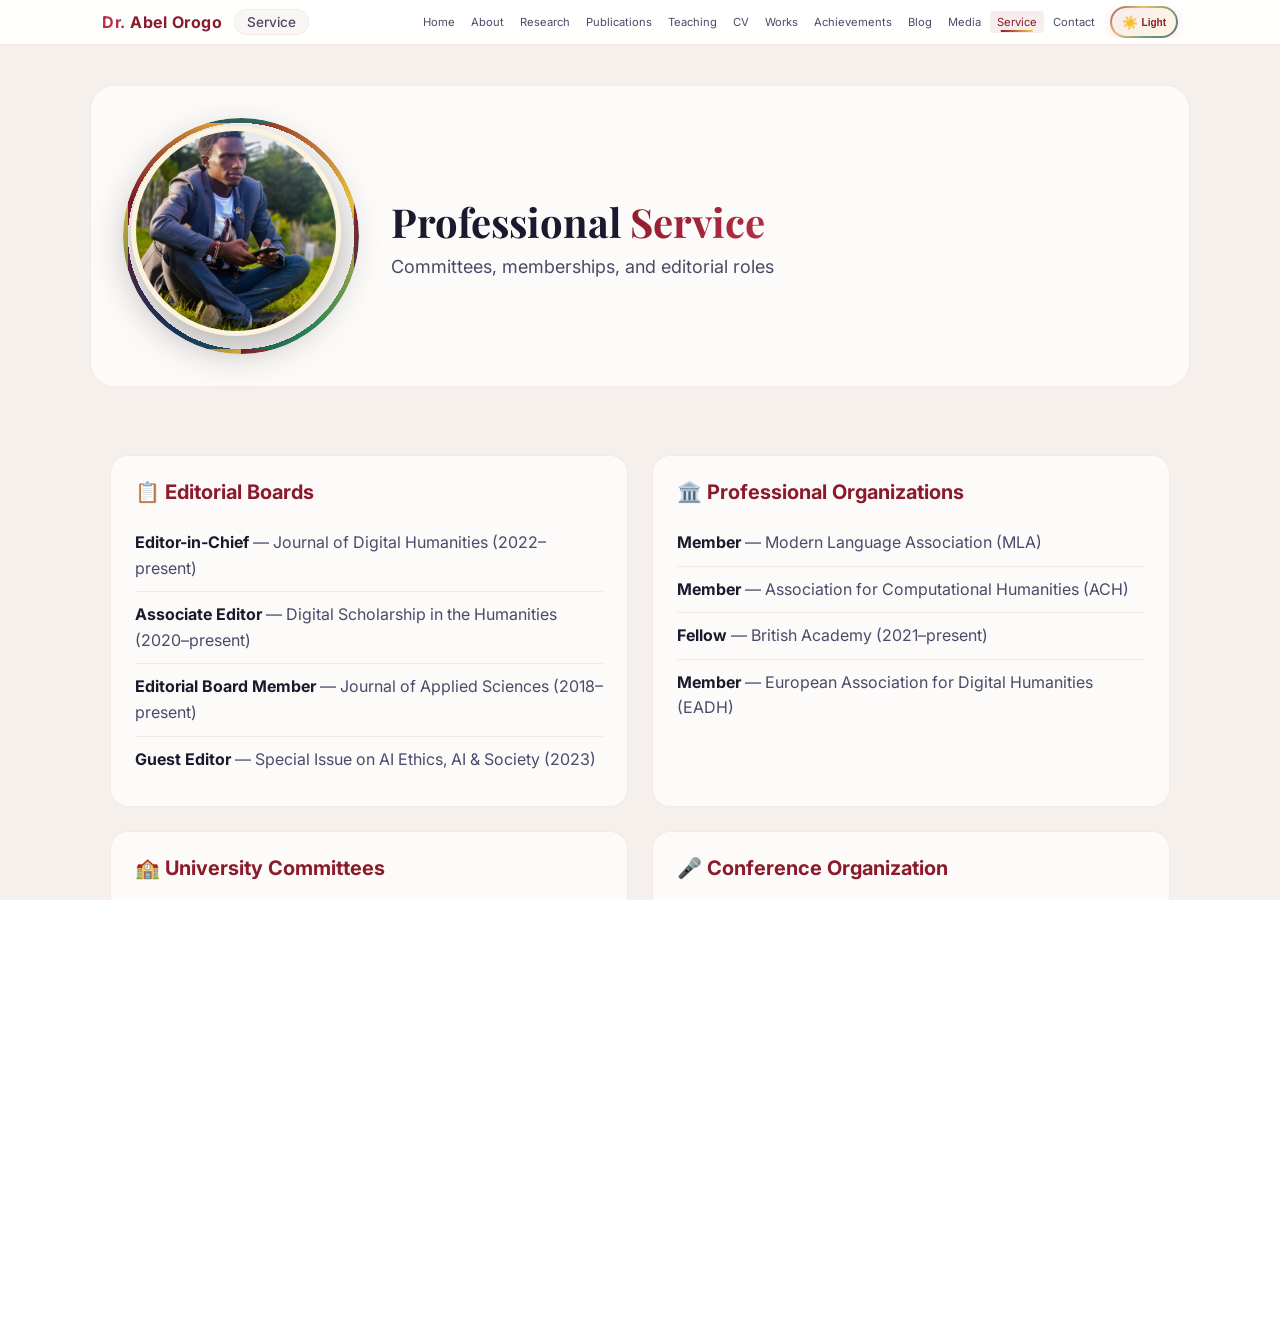
<file: service.html>
<!doctype html>
<html lang="en">
  <head>
    <meta charset="utf-8">
    <meta name="viewport" content="width=device-width, initial-scale=1.0">
    <title>Professor Portfolio — Service</title>
    <link rel="preconnect" href="https://fonts.googleapis.com">
    <link rel="preconnect" href="https://fonts.gstatic.com" crossorigin>
    <link href="https://fonts.googleapis.com/css2?family=Inter:wght@300;400;500;600;700&family=Playfair+Display:wght@600;700&display=swap" rel="stylesheet">
    <link rel="stylesheet" href="css/style.css">
  </head>
  <body>

    <!-- ===== HEADER ===== -->
    <header class="site-header">
      <div class="container header-inner">
        <div class="logo-wrapper">
          <a class="logo" href="index.html"><span>Dr.</span> Abel Orogo</a>
          <span class="page-name" id="pageName">Service</span>
        </div>
        <nav class="nav" id="main-nav">
          <a href="index.html">Home</a>
          <a href="about.html">About</a>
          <a href="research.html">Research</a>
          <a href="publications.html">Publications</a>
          <a href="teaching.html">Teaching</a>
          <a href="cv.html">CV</a>
          <a href="works.html">Works</a>
          <a href="achievements.html">Achievements</a>
          <a href="blog.html">Blog</a>
          <a href="media.html">Media</a>
          <a href="service.html" class="active">Service</a>
          <a href="contact.html">Contact</a>
        </nav>
        <div class="header-actions">
          <button id="theme-toggle" class="theme-toggle" aria-label="Toggle theme" title="Switch to Light Mode">
            <span class="theme-icon">🌙</span>
            <span class="toggle-label">Dark</span>
          </button>
          <button id="nav-toggle" aria-label="Toggle navigation">☰</button>
        </div>
      </div>
    </header>

    <!-- ===== PAGE INDICATOR (Mobile) ===== -->
    <div class="page-indicator" id="pageIndicator">
      <span class="page-indicator-label">🤝 Service</span>
    </div>

    <!-- ===== MAIN CONTENT ===== -->
    <main class="page-service">
      <section class="container page-hero">
        <div class="page-hero-inner">
          <div class="page-hero-image fade-up fade-up-d1">
            <div class="portrait-wrapper-small">
              <div class="portrait-ring-small"></div>
              <img src="port.jpg" alt="Professor Abel Orogo" class="page-profile-img">
            </div>
          </div>
          <div class="page-hero-content fade-up fade-up-d2">
            <h1 class="page-title">Professional <span class="highlight">Service</span></h1>
            <p class="page-subtitle">Committees, memberships, and editorial roles</p>
          </div>
        </div>
      </section>

      <section class="container page-content">
        <div class="service-grid">
          <div class="service-section fade-up fade-up-d1">
            <h2>📋 Editorial Boards</h2>
            <ul class="service-list">
              <li><strong>Editor-in-Chief</strong> — Journal of Digital Humanities (2022–present)</li>
              <li><strong>Associate Editor</strong> — Digital Scholarship in the Humanities (2020–present)</li>
              <li><strong>Editorial Board Member</strong> — Journal of Applied Sciences (2018–present)</li>
              <li><strong>Guest Editor</strong> — Special Issue on AI Ethics, AI & Society (2023)</li>
            </ul>
          </div>

          <div class="service-section fade-up fade-up-d2">
            <h2>🏛️ Professional Organizations</h2>
            <ul class="service-list">
              <li><strong>Member</strong> — Modern Language Association (MLA)</li>
              <li><strong>Member</strong> — Association for Computational Humanities (ACH)</li>
              <li><strong>Fellow</strong> — British Academy (2021–present)</li>
              <li><strong>Member</strong> — European Association for Digital Humanities (EADH)</li>
            </ul>
          </div>

          <div class="service-section fade-up fade-up-d3">
            <h2>🏫 University Committees</h2>
            <ul class="service-list">
              <li><strong>Chair</strong> — Research Ethics Committee (2022–present)</li>
              <li><strong>Member</strong> — Academic Senate, University of Trento (2021–present)</li>
              <li><strong>Member</strong> — Strategic Planning Committee (2020–present)</li>
              <li><strong>Member</strong> — Curriculum Review Committee (2019–2022)</li>
            </ul>
          </div>

          <div class="service-section fade-up fade-up-d4">
            <h2>🎤 Conference Organization</h2>
            <ul class="service-list">
              <li><strong>Program Chair</strong> — DH2024 Conference, Tokyo</li>
              <li><strong>Track Chair</strong> — Digital Humanities Track, ICHE 2023</li>
              <li><strong>Organizing Committee</strong> — World Innovation Summit 2022</li>
              <li><strong>Reviewer</strong> — Multiple international conferences and journals</li>
            </ul>
          </div>
        </div>
      </section>
    </main>

    <!-- ===== FOOTER ===== -->
    <footer class="site-footer">
      <div class="container">
        <p>© <span id="year"></span> <span>Abel Orogo Mong'are</span> — Personal website built with excellence.</p>
        <p style="margin-top: 8px; font-size: 12px;">
          <a href="privacy.html" style="color: var(--muted); text-decoration: none;">Privacy Policy</a>
        </p>
      </div>
    </footer>

    <script src="js/main.js"></script>
  </body>
</html>
</file>
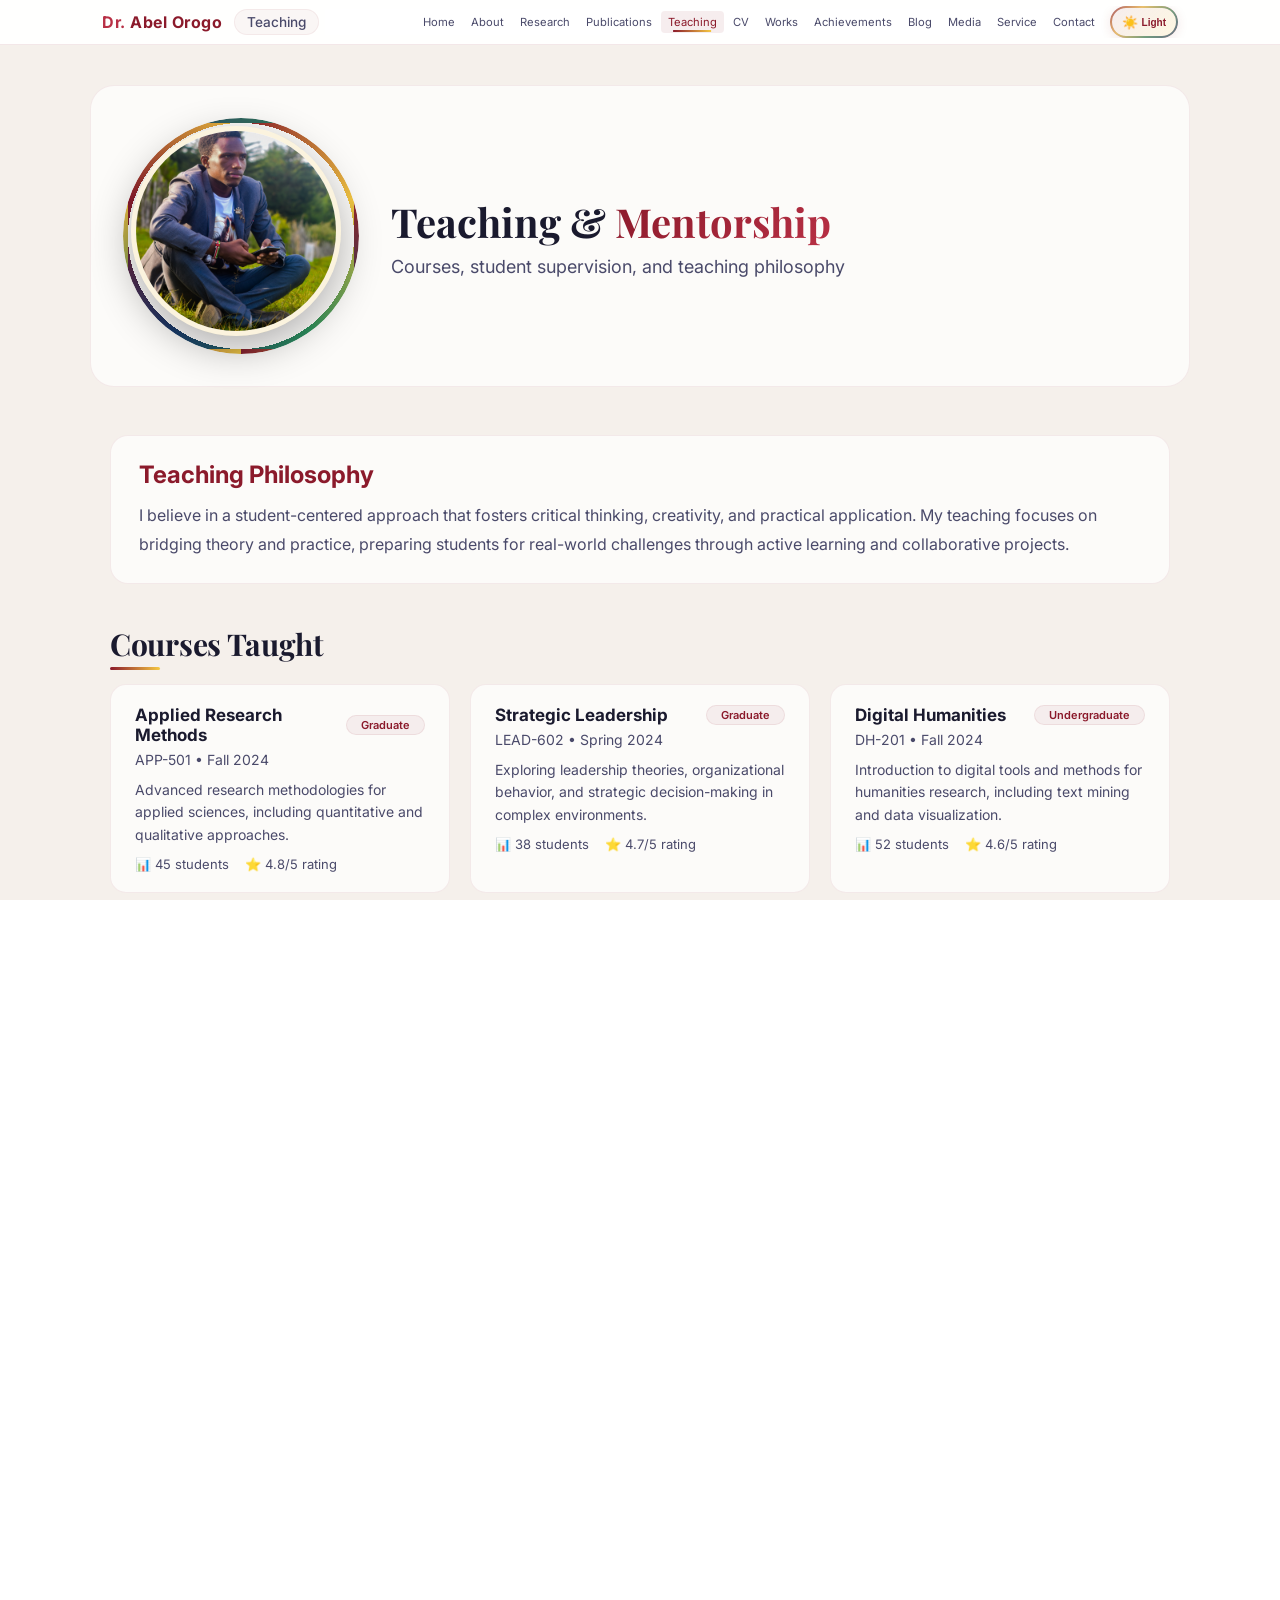
<file: teaching.html>
<!doctype html>
<html lang="en">
  <head>
    <meta charset="utf-8">
    <meta name="viewport" content="width=device-width, initial-scale=1.0">
    <title>Professor Portfolio — Teaching</title>
    <link rel="preconnect" href="https://fonts.googleapis.com">
    <link rel="preconnect" href="https://fonts.gstatic.com" crossorigin>
    <link href="https://fonts.googleapis.com/css2?family=Inter:wght@300;400;500;600;700&family=Playfair+Display:wght@600;700&display=swap" rel="stylesheet">
    <link rel="stylesheet" href="css/style.css">
  </head>
  <body>

    <!-- ===== HEADER ===== -->
    <header class="site-header">
      <div class="container header-inner">
        <div class="logo-wrapper">
          <a class="logo" href="index.html"><span>Dr.</span> Abel Orogo</a>
          <span class="page-name" id="pageName">Teaching</span>
        </div>
        <nav class="nav" id="main-nav">
          <a href="index.html">Home</a>
          <a href="about.html">About</a>
          <a href="research.html">Research</a>
          <a href="publications.html">Publications</a>
          <a href="teaching.html" class="active">Teaching</a>
          <a href="cv.html">CV</a>
          <a href="works.html">Works</a>
          <a href="achievements.html">Achievements</a>
          <a href="blog.html">Blog</a>
          <a href="media.html">Media</a>
          <a href="service.html">Service</a>
          <a href="contact.html">Contact</a>
        </nav>
        <div class="header-actions">
          <button id="theme-toggle" class="theme-toggle" aria-label="Toggle theme" title="Switch to Light Mode">
            <span class="theme-icon">🌙</span>
            <span class="toggle-label">Dark</span>
          </button>
          <button id="nav-toggle" aria-label="Toggle navigation">☰</button>
        </div>
      </div>
    </header>

    <!-- ===== PAGE INDICATOR (Mobile) ===== -->
    <div class="page-indicator" id="pageIndicator">
      <span class="page-indicator-label">🎓 Teaching</span>
    </div>

    <!-- ===== MAIN CONTENT ===== -->
    <main class="page-teaching">
      <section class="container page-hero">
        <div class="page-hero-inner">
          <div class="page-hero-image fade-up fade-up-d1">
            <div class="portrait-wrapper-small">
              <div class="portrait-ring-small"></div>
              <img src="port.jpg" alt="Professor Abel Orogo" class="page-profile-img">
            </div>
          </div>
          <div class="page-hero-content fade-up fade-up-d2">
            <h1 class="page-title">Teaching & <span class="highlight">Mentorship</span></h1>
            <p class="page-subtitle">Courses, student supervision, and teaching philosophy</p>
          </div>
        </div>
      </section>

      <section class="container page-content">
        <!-- Teaching Philosophy -->
        <div class="teaching-philosophy fade-up">
          <h2>Teaching Philosophy</h2>
          <p>I believe in a student-centered approach that fosters critical thinking, creativity, and practical application. My teaching focuses on bridging theory and practice, preparing students for real-world challenges through active learning and collaborative projects.</p>
        </div>

        <!-- Courses -->
        <h2 class="section-title">Courses Taught</h2>
        <div class="courses-grid">
          <div class="course-card fade-up fade-up-d1">
            <div class="course-header">
              <h3>Applied Research Methods</h3>
              <span class="course-level">Graduate</span>
            </div>
            <p class="course-code">APP-501 • Fall 2024</p>
            <p>Advanced research methodologies for applied sciences, including quantitative and qualitative approaches.</p>
            <div class="course-stats">
              <span>📊 45 students</span>
              <span>⭐ 4.8/5 rating</span>
            </div>
          </div>

          <div class="course-card fade-up fade-up-d2">
            <div class="course-header">
              <h3>Strategic Leadership</h3>
              <span class="course-level">Graduate</span>
            </div>
            <p class="course-code">LEAD-602 • Spring 2024</p>
            <p>Exploring leadership theories, organizational behavior, and strategic decision-making in complex environments.</p>
            <div class="course-stats">
              <span>📊 38 students</span>
              <span>⭐ 4.7/5 rating</span>
            </div>
          </div>

          <div class="course-card fade-up fade-up-d3">
            <div class="course-header">
              <h3>Digital Humanities</h3>
              <span class="course-level">Undergraduate</span>
            </div>
            <p class="course-code">DH-201 • Fall 2024</p>
            <p>Introduction to digital tools and methods for humanities research, including text mining and data visualization.</p>
            <div class="course-stats">
              <span>📊 52 students</span>
              <span>⭐ 4.6/5 rating</span>
            </div>
          </div>

          <div class="course-card fade-up fade-up-d4">
            <div class="course-header">
              <h3>Data Analytics for Decision Making</h3>
              <span class="course-level">Graduate</span>
            </div>
            <p class="course-code">DATA-403 • Spring 2024</p>
            <p>Leveraging data analytics and visualization to inform strategic decisions in organizations.</p>
            <div class="course-stats">
              <span>📊 40 students</span>
              <span>⭐ 4.9/5 rating</span>
            </div>
          </div>
        </div>

        <!-- Student Supervision -->
        <h2 class="section-title">Student Supervision</h2>
        <div class="supervision-grid">
          <div class="supervision-item fade-up fade-up-d1">
            <div class="supervision-icon">🎓</div>
            <div>
              <h4>PhD Students</h4>
              <p><strong>Current:</strong> 8 students</p>
              <p><strong>Completed:</strong> 15 students</p>
              <p><strong>Thesis Topics:</strong> Digital Humanities, Organizational Innovation, AI Ethics</p>
            </div>
          </div>

          <div class="supervision-item fade-up fade-up-d2">
            <div class="supervision-icon">📘</div>
            <div>
              <h4>Master's Students</h4>
              <p><strong>Current:</strong> 12 students</p>
              <p><strong>Completed:</strong> 28 students</p>
              <p><strong>Thesis Topics:</strong> Applied Research, Leadership, Data Analytics</p>
            </div>
          </div>

          <div class="supervision-item fade-up fade-up-d3">
            <div class="supervision-icon">👥</div>
            <div>
              <h4>Postdoctoral Fellows</h4>
              <p><strong>Current:</strong> 3 fellows</p>
              <p><strong>Completed:</strong> 8 fellows</p>
              <p><strong>Research Areas:</strong> Digital Humanities, Organizational Behavior</p>
            </div>
          </div>
        </div>

        <!-- Student Testimonials -->
        <h2 class="section-title">Student Testimonials</h2>
        <div class="testimonials-grid">
          <div class="testimonial-item fade-up fade-up-d1">
            <p>"Professor Mong'are is an exceptional mentor who challenges students to think critically and creatively. His guidance has been instrumental in my academic journey."</p>
            <div class="testimonial-author">
              <strong>Dr. Sarah Johnson</strong>
              <span>Former PhD Student, 2022</span>
            </div>
          </div>

          <div class="testimonial-item fade-up fade-up-d2">
            <p>"The course on Strategic Leadership transformed my understanding of organizational dynamics. Prof. Mong'are's practical approach and real-world examples made the material engaging and applicable."</p>
            <div class="testimonial-author">
              <strong>Michael Ochieng</strong>
              <span>MBA Student, 2023</span>
            </div>
          </div>
        </div>
      </section>
    </main>

    <!-- ===== FOOTER ===== -->
    <footer class="site-footer">
      <div class="container">
        <p>© <span id="year"></span> <span>Abel Orogo Mong'are</span> — Personal website built with excellence.</p>
        <p style="margin-top: 8px; font-size: 12px;">
          <a href="privacy.html" style="color: var(--muted); text-decoration: none;">Privacy Policy</a>
        </p>
      </div>
    </footer>

    <script src="js/main.js"></script>
  </body>
</html>
</file>
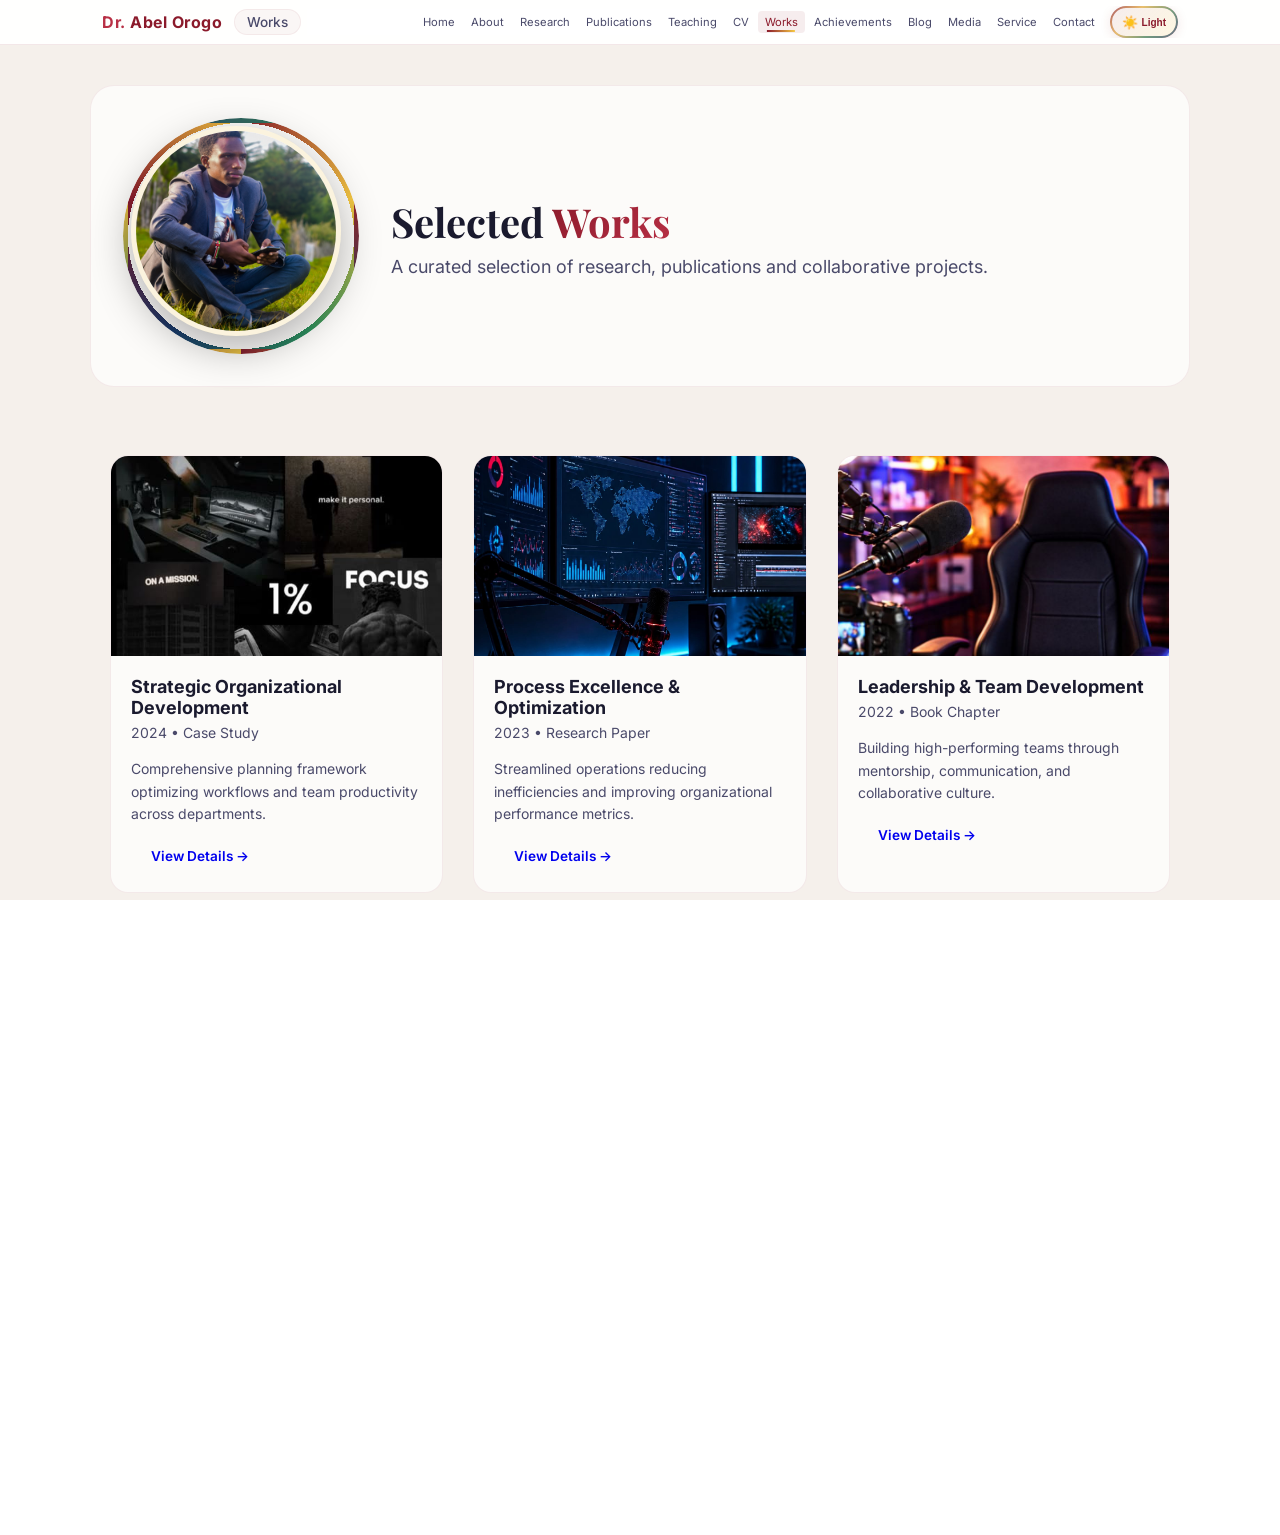
<file: works.html>
<!doctype html>
<html lang="en">
  <head>
    <meta charset="utf-8">
    <meta name="viewport" content="width=device-width, initial-scale=1.0">
    <title>Professor Portfolio — Works</title>
    <link rel="preconnect" href="https://fonts.googleapis.com">
    <link rel="preconnect" href="https://fonts.gstatic.com" crossorigin>
    <link href="https://fonts.googleapis.com/css2?family=Inter:wght@300;400;500;600;700&family=Playfair+Display:wght@600;700&display=swap" rel="stylesheet">
    <link rel="stylesheet" href="css/style.css">
  </head>
  <body>

    <!-- ===== HEADER ===== -->
    <header class="site-header">
      <div class="container header-inner">
        <div class="logo-wrapper">
          <a class="logo" href="index.html"><span>Dr.</span> Abel Orogo</a>
          <span class="page-name" id="pageName">Works</span>
        </div>
        <nav class="nav" id="main-nav">
          <a href="index.html">Home</a>
          <a href="about.html">About</a>
          <a href="research.html">Research</a>
          <a href="publications.html">Publications</a>
          <a href="teaching.html">Teaching</a>
          <a href="cv.html">CV</a>
          <a href="works.html" class="active">Works</a>
          <a href="achievements.html">Achievements</a>
          <a href="blog.html">Blog</a>
          <a href="media.html">Media</a>
          <a href="service.html">Service</a>
          <a href="contact.html">Contact</a>
        </nav>
        <div class="header-actions">
          <button id="theme-toggle" class="theme-toggle" aria-label="Toggle theme" title="Switch to Light Mode">
            <span class="theme-icon">🌙</span>
            <span class="toggle-label">Dark</span>
          </button>
          <button id="nav-toggle" aria-label="Toggle navigation">☰</button>
        </div>
      </div>
    </header>

    <!-- ===== PAGE INDICATOR (Mobile) ===== -->
    <div class="page-indicator" id="pageIndicator">
      <span class="page-indicator-label">💼 Works</span>
    </div>

    <!-- ===== MAIN CONTENT ===== -->
    <main class="page-works">
      <section class="container page-hero">
        <div class="page-hero-inner">
          <div class="page-hero-image fade-up fade-up-d1">
            <div class="portrait-wrapper-small">
              <div class="portrait-ring-small"></div>
              <img src="port.jpg" alt="Professor Abel Orogo" class="page-profile-img">
            </div>
          </div>
          <div class="page-hero-content fade-up fade-up-d2">
            <h1 class="page-title">Selected <span class="highlight">Works</span></h1>
            <p class="page-subtitle">A curated selection of research, publications and collaborative projects.</p>
          </div>
        </div>
      </section>

      <section class="container page-content">
        <div class="works-grid">
          <div class="work-card fade-up fade-up-d1">
            <div class="work-image">
              <img src="assets/project-1.jpg" alt="Strategic Framework">
            </div>
            <div class="work-info">
              <h3>Strategic Organizational Development</h3>
              <p class="work-meta">2024 • Case Study</p>
              <p>Comprehensive planning framework optimizing workflows and team productivity across departments.</p>
              <a class="btn small" href="#">View Details →</a>
            </div>
          </div>

          <div class="work-card fade-up fade-up-d2">
            <div class="work-image">
              <img src="assets/project-2.jpg" alt="Process Optimization">
            </div>
            <div class="work-info">
              <h3>Process Excellence & Optimization</h3>
              <p class="work-meta">2023 • Research Paper</p>
              <p>Streamlined operations reducing inefficiencies and improving organizational performance metrics.</p>
              <a class="btn small" href="#">View Details →</a>
            </div>
          </div>

          <div class="work-card fade-up fade-up-d3">
            <div class="work-image">
              <img src="assets/project-3.jpg" alt="Team Leadership">
            </div>
            <div class="work-info">
              <h3>Leadership & Team Development</h3>
              <p class="work-meta">2022 • Book Chapter</p>
              <p>Building high-performing teams through mentorship, communication, and collaborative culture.</p>
              <a class="btn small" href="#">View Details →</a>
            </div>
          </div>

          <div class="work-card fade-up fade-up-d4">
            <div class="work-image">
              <img src="assets/project-1.jpg" alt="Digital Transformation">
            </div>
            <div class="work-info">
              <h3>Digital Transformation in Education</h3>
              <p class="work-meta">2021 • Conference Paper</p>
              <p>Exploring the integration of digital tools in higher education.</p>
              <a class="btn small" href="#">View Details →</a>
            </div>
          </div>

          <div class="work-card fade-up fade-up-d5">
            <div class="work-image">
              <img src="assets/project-2.jpg" alt="Data Analytics">
            </div>
            <div class="work-info">
              <h3>Data Analytics for Decision Making</h3>
              <p class="work-meta">2020 • Journal Article</p>
              <p>Leveraging big data analytics to inform strategic decisions in organizations.</p>
              <a class="btn small" href="#">View Details →</a>
            </div>
          </div>

          <div class="work-card fade-up fade-up-d6">
            <div class="work-image">
              <img src="assets/project-3.jpg" alt="Innovation Management">
            </div>
            <div class="work-info">
              <h3>Innovation Management Framework</h3>
              <p class="work-meta">2019 • Research Report</p>
              <p>A framework for fostering innovation in academic and corporate settings.</p>
              <a class="btn small" href="#">View Details →</a>
            </div>
          </div>
        </div>
      </section>
    </main>

    <!-- ===== FOOTER ===== -->
    <footer class="site-footer">
      <div class="container">
        <p>© <span id="year"></span> <span>Abel Orogo Mong'are</span> — Personal website built with excellence.</p>
        <p style="margin-top: 8px; font-size: 12px;">
          <a href="privacy.html" style="color: var(--muted); text-decoration: none;">Privacy Policy</a>
        </p>
      </div>
    </footer>

    <script src="js/main.js"></script>
  </body>
</html>
</file>
<file: css/style.css>
/* ============================================================
   ROOT VARIABLES - Maroon, Yellow, Green, Blue Theme
   ============================================================ */
:root {
  --bg: #080a12;
  --bg-secondary: #0f1420;
  --card: rgba(120, 30, 50, 0.06);
  --muted: #a8b4c9;
  
  /* Maroon - Primary */
  --maroon: #8b1a2b;
  --maroon-light: #b83045;
  --maroon-dark: #5c0e1a;
  --maroon-glow: rgba(139, 26, 43, 0.25);
  
  /* Yellow/Gold - Accent */
  --yellow: #f5c842;
  --yellow-light: #ffd966;
  --yellow-dark: #d4a020;
  --yellow-glow: rgba(245, 200, 66, 0.3);
  
  /* Green - Secondary */
  --green: #2d8f5c;
  --green-light: #3db870;
  --green-dark: #1a5a3a;
  --green-glow: rgba(45, 143, 92, 0.25);
  
  /* Blue - Tertiary */
  --blue: #1a3a6a;
  --blue-light: #2a5090;
  --blue-dark: #0e1a3a;
  --blue-glow: rgba(26, 58, 106, 0.25);
  
  /* White */
  --white: #ffffff;
  
  --glass: rgba(139, 26, 43, 0.06);
  --glass-blue: rgba(26, 58, 106, 0.08);
  --glass-green: rgba(45, 143, 92, 0.06);
  --glass-yellow: rgba(245, 200, 66, 0.06);
  --maxw: 1100px;
  
  /* Light Theme Override Variables */
  --light-bg: #f5f0eb;
  --light-text: #1a1a2e;
  --light-muted: #4a4a6a;
  --light-surface: rgba(255, 255, 255, 0.7);
  --light-border: rgba(139, 26, 43, 0.08);
}

/* ============================================================
   RESET & BASE
   ============================================================ */
* { 
  box-sizing: border-box; 
  margin: 0; 
  padding: 0; 
}

html, body {
  height: 100%;
  font-family: 'Inter', system-ui, -apple-system, sans-serif;
  background: linear-gradient(180deg, #080a12 0%, #0f1420 30%, #0a0d18 60%, #080a12 100%);
  color: #e6ecf5;
  scroll-behavior: smooth;
  transition: background 0.4s ease, color 0.4s ease;
  min-height: 100vh;
  overflow-x: hidden;
  max-width: 100vw;
}

body {
  overflow-x: hidden;
  width: 100%;
}

.container {
  max-width: var(--maxw);
  margin: 0 auto;
  padding: 28px 20px;
  overflow: hidden;
}

/* ============================================================
   LIGHT THEME - Full Page Coverage
   ============================================================ */
body.light-theme {
  background: var(--light-bg) !important;
  color: var(--light-text) !important;
}

body.light-theme .container {
  background: transparent;
}

/* ============================================================
   SCROLLBAR
   ============================================================ */
::-webkit-scrollbar { width: 6px; }
::-webkit-scrollbar-track { background: #080a12; }
::-webkit-scrollbar-thumb { background: linear-gradient(180deg, var(--maroon), var(--blue)); border-radius: 3px; }
::-webkit-scrollbar-thumb:hover { background: linear-gradient(180deg, var(--maroon-light), var(--blue-light)); }

body.light-theme ::-webkit-scrollbar-track {
  background: #f0ebe6;
}
body.light-theme ::-webkit-scrollbar-thumb {
  background: linear-gradient(180deg, var(--maroon), var(--maroon-light));
}

/* ============================================================
   HEADER & NAVIGATION
   ============================================================ */
.site-header {
  backdrop-filter: blur(10px);
  position: sticky;
  top: 0;
  background: linear-gradient(180deg, rgba(8, 10, 18, 0.9), transparent);
  z-index: 50;
  padding: 6px 0;
  border-bottom: 1px solid rgba(139, 26, 43, 0.15);
  transition: background 0.4s ease, border-color 0.4s ease;
  width: 100%;
  overflow: visible;
}

body.light-theme .site-header {
  background: rgba(255, 255, 255, 0.95) !important;
  border-bottom: 1px solid rgba(139, 26, 43, 0.1) !important;
}

.header-inner {
  display: flex;
  align-items: center;
  justify-content: space-between;
  gap: 6px;
  max-width: var(--maxw);
  margin: 0 auto;
  padding: 0 12px;
  width: 100%;
}

.logo {
  font-weight: 700;
  color: var(--yellow);
  text-decoration: none;
  font-size: 1rem;
  letter-spacing: 0.5px;
  white-space: nowrap;
  flex-shrink: 0;
  transition: color 0.3s ease;
}
.logo span { color: var(--yellow-light); }

body.light-theme .logo {
  color: var(--maroon) !important;
}
body.light-theme .logo span {
  color: var(--maroon-light) !important;
}

/* Navigation - Desktop */
.nav {
  display: flex;
  gap: 2px;
  padding: 2px;
  flex: 1;
  justify-content: flex-end;
  align-items: center;
  flex-wrap: wrap;
  overflow: visible;
  max-width: 100%;
}

.nav a {
  color: var(--muted);
  text-decoration: none;
  padding: 4px 7px;
  border-radius: 4px;
  transition: all 0.3s;
  font-weight: 400;
  font-size: 0.7rem;
  position: relative;
  white-space: nowrap;
  flex-shrink: 0;
}

.nav a::after {
  content: '';
  position: absolute;
  bottom: 1px;
  left: 50%;
  width: 0;
  height: 2px;
  background: linear-gradient(90deg, var(--yellow), var(--maroon));
  transition: all 0.3s;
  transform: translateX(-50%);
}

.nav a:hover::after { width: 60%; }
.nav a:hover {
  color: #fff;
  background: linear-gradient(135deg, var(--glass), var(--glass-yellow));
}

.nav a.active {
  color: #fff;
  background: linear-gradient(135deg, rgba(139, 26, 43, 0.15), rgba(245, 200, 66, 0.10));
}
.nav a.active::after { width: 60%; }

body.light-theme .nav a {
  color: var(--light-muted) !important;
}
body.light-theme .nav a:hover {
  color: var(--maroon) !important;
  background: rgba(139, 26, 43, 0.06) !important;
}
body.light-theme .nav a.active {
  color: var(--maroon) !important;
  background: rgba(139, 26, 43, 0.08) !important;
}
body.light-theme .nav a::after {
  background: linear-gradient(90deg, var(--maroon), var(--yellow));
}

/* Header Actions */
.header-actions {
  display: flex;
  align-items: center;
  gap: 4px;
  flex-shrink: 0;
}

#nav-toggle {
  display: none;
  background: transparent;
  border: 1px solid rgba(139, 26, 43, 0.2);
  color: var(--muted);
  font-size: 16px;
  cursor: pointer;
  padding: 3px 8px;
  border-radius: 4px;
  flex-shrink: 0;
  transition: border-color 0.3s ease;
}

body.light-theme #nav-toggle {
  border-color: rgba(139, 26, 43, 0.15);
  color: var(--light-muted);
}

/* ============================================================
   THEME TOGGLE
   ============================================================ */
.theme-toggle {
  background: linear-gradient(135deg, rgba(139, 26, 43, 0.15), rgba(245, 200, 66, 0.10));
  border: 2px solid rgba(245, 200, 66, 0.3);
  color: var(--yellow);
  font-size: 14px;
  cursor: pointer;
  padding: 3px 10px;
  border-radius: 30px;
  transition: all 0.3s;
  display: flex;
  align-items: center;
  justify-content: center;
  gap: 4px;
  min-width: 52px;
  min-height: 32px;
  box-shadow: 0 2px 12px rgba(245, 200, 66, 0.15);
  position: relative;
  flex-shrink: 0;
}

.theme-toggle .toggle-label {
  font-size: 10px;
  font-weight: 600;
  color: var(--muted);
  transition: color 0.3s;
}

.theme-toggle::before {
  content: '';
  position: absolute;
  inset: -2px;
  border-radius: 32px;
  padding: 2px;
  background: linear-gradient(135deg, var(--maroon), var(--yellow), var(--green), var(--blue));
  -webkit-mask: linear-gradient(#fff 0 0) content-box, linear-gradient(#fff 0 0);
  -webkit-mask-composite: xor;
  mask-composite: exclude;
  opacity: 0.6;
  transition: opacity 0.3s;
}

.theme-toggle:hover::before { opacity: 1; }
.theme-toggle:active { transform: scale(0.95); }
.theme-toggle:hover {
  background: linear-gradient(135deg, rgba(139, 26, 43, 0.25), rgba(245, 200, 66, 0.20));
  border-color: var(--yellow);
  color: #fff;
  transform: scale(1.05);
  box-shadow: 0 4px 20px rgba(245, 200, 66, 0.25);
}

.theme-toggle:hover .toggle-label { color: #fff; }

.theme-icon {
  transition: transform 0.4s ease;
  display: inline-block;
  font-size: 13px;
  line-height: 1;
}
.theme-toggle:hover .theme-icon { transform: rotate(30deg) scale(1.1); }

body.light-theme .theme-toggle {
  background: linear-gradient(135deg, rgba(139, 26, 43, 0.08), rgba(245, 200, 66, 0.15));
  border-color: rgba(139, 26, 43, 0.3);
  color: var(--maroon);
  box-shadow: 0 2px 12px rgba(139, 26, 43, 0.10);
}

body.light-theme .theme-toggle .toggle-label { color: var(--maroon); }

body.light-theme .theme-toggle:hover {
  background: linear-gradient(135deg, rgba(139, 26, 43, 0.15), rgba(245, 200, 66, 0.20));
  border-color: var(--maroon);
  color: var(--maroon-dark);
  box-shadow: 0 4px 20px rgba(139, 26, 43, 0.15);
}

body.light-theme .theme-toggle:hover .toggle-label { color: var(--maroon-dark); }

/* ============================================================
   HERO SECTION
   ============================================================ */
.hero {
  padding: 60px 0 40px;
  position: relative;
}

.hero::before {
  content: '';
  position: absolute;
  top: -20%;
  right: -10%;
  width: 500px;
  height: 500px;
  background: radial-gradient(circle, rgba(139, 26, 43, 0.06), transparent 70%);
  pointer-events: none;
}

.hero::after {
  content: '';
  position: absolute;
  bottom: -20%;
  left: -10%;
  width: 400px;
  height: 400px;
  background: radial-gradient(circle, rgba(245, 200, 66, 0.04), transparent 70%);
  pointer-events: none;
}

body.light-theme .hero::before,
body.light-theme .hero::after {
  opacity: 0.3;
}

.hero-inner {
  display: flex;
  gap: 50px;
  align-items: center;
  position: relative;
  z-index: 1;
}

.hero-copy { flex: 1; }

.hero h1 {
  font-family: 'Playfair Display', serif;
  font-size: clamp(3.2rem, 5vw, 5rem);
  line-height: 1.03;
  margin: 0 0 12px;
  letter-spacing: -0.03em;
  color: #fff;
  transition: color 0.3s ease;
}

.hero h1 .highlight {
  background: linear-gradient(135deg, var(--yellow), var(--maroon-light));
  -webkit-background-clip: text;
  -webkit-text-fill-color: transparent;
  background-clip: text;
}

body.light-theme .hero h1 {
  color: var(--light-text) !important;
}
body.light-theme .hero h1 .highlight {
  background: linear-gradient(135deg, var(--maroon), var(--maroon-light));
  -webkit-background-clip: text;
  -webkit-text-fill-color: transparent;
  background-clip: text;
}

.hero-subtitle {
  color: var(--muted);
  font-size: 1rem;
  line-height: 1.8;
  max-width: 740px;
  margin: 0 0 8px;
  transition: color 0.3s ease;
}

.hero-text {
  color: var(--muted);
  font-size: 1.15rem;
  line-height: 1.75;
  max-width: 740px;
  margin: 0 0 22px;
  transition: color 0.3s ease;
}

body.light-theme .hero-subtitle,
body.light-theme .hero-text {
  color: var(--light-muted) !important;
}

.hero-actions {
  display: flex;
  gap: 14px;
  flex-wrap: wrap;
}

/* ============================================================
   BUTTONS
   ============================================================ */
.btn {
  display: inline-block;
  padding: 12px 32px;
  border-radius: 40px;
  text-decoration: none;
  font-weight: 600;
  transition: all 0.3s;
  border: none;
  cursor: pointer;
  font-size: 0.95rem;
}

.btn.primary {
  background: linear-gradient(135deg, var(--maroon), var(--blue-dark));
  color: #fff;
  box-shadow: 0 4px 25px rgba(139, 26, 43, 0.3);
  border: 1px solid rgba(245, 200, 66, 0.1);
}
.btn.primary:hover {
  transform: translateY(-3px);
  box-shadow: 0 8px 35px rgba(139, 26, 43, 0.4);
  background: linear-gradient(135deg, var(--maroon-light), var(--blue));
}

body.light-theme .btn.primary {
  background: linear-gradient(135deg, var(--maroon), var(--maroon-dark));
  box-shadow: 0 4px 25px rgba(139, 26, 43, 0.15);
}
body.light-theme .btn.primary:hover {
  box-shadow: 0 8px 35px rgba(139, 26, 43, 0.25);
}

.btn.secondary {
  border: 1px solid rgba(245, 200, 66, 0.15);
  color: var(--muted);
  background: transparent;
}
.btn.secondary:hover {
  background: linear-gradient(135deg, rgba(139, 26, 43, 0.1), rgba(245, 200, 66, 0.05));
  color: #fff;
  border-color: var(--yellow);
}

body.light-theme .btn.secondary {
  border-color: rgba(139, 26, 43, 0.15);
  color: var(--light-muted);
}
body.light-theme .btn.secondary:hover {
  background: rgba(139, 26, 43, 0.06);
  color: var(--maroon);
  border-color: var(--maroon);
}

.btn.small {
  padding: 8px 20px;
  font-size: 0.85rem;
}

/* ============================================================
   3D PHOTO CARD with MULTI-COLOR WAVE RING
   ============================================================ */
.hero-card {
  width: 360px;
  min-width: 300px;
  background: linear-gradient(180deg, rgba(139, 26, 43, 0.06), rgba(26, 58, 106, 0.04));
  border-radius: 24px;
  padding: 32px 24px 28px;
  display: flex;
  flex-direction: column;
  align-items: center;
  gap: 20px;
  box-shadow: 0 20px 60px rgba(0, 0, 0, 0.5), inset 0 1px 0 rgba(245, 200, 66, 0.04);
  border: 1px solid rgba(139, 26, 43, 0.12);
  transition: transform 0.15s ease, background 0.3s ease, border-color 0.3s ease, box-shadow 0.3s ease;
  perspective: 800px;
  transform-style: preserve-3d;
  will-change: transform;
  position: relative;
}

body.light-theme .hero-card {
  background: linear-gradient(180deg, rgba(139, 26, 43, 0.04), rgba(245, 200, 66, 0.04)) !important;
  border-color: rgba(139, 26, 43, 0.1) !important;
  box-shadow: 0 20px 60px rgba(0, 0, 0, 0.08) !important;
}

/* Portrait Wrapper for Wave Ring */
.portrait-wrapper {
  position: relative;
  width: 200px;
  height: 200px;
  flex-shrink: 0;
}

/* Multi-Color Wave Ring Animation - Maroon, Yellow, Green, Blue */
.portrait-ring {
  position: absolute;
  inset: -8px;
  border-radius: 50%;
  border: 5px solid transparent;
  background: conic-gradient(
    from 0deg,
    var(--maroon) 0%,
    var(--yellow) 20%,
    var(--green) 40%,
    var(--blue) 60%,
    var(--maroon) 80%,
    var(--yellow) 100%
  );
  -webkit-mask: radial-gradient(farthest-side, transparent calc(100% - 5px), #000 calc(100% - 5px));
  mask: radial-gradient(farthest-side, transparent calc(100% - 5px), #000 calc(100% - 5px));
  animation: spinRing 4s linear infinite, pulseRing 3s ease-in-out infinite;
  z-index: 0;
}

/* Wave glow effect */
.portrait-ring::after {
  content: '';
  position: absolute;
  inset: -3px;
  border-radius: 50%;
  background: conic-gradient(
    from 0deg,
    var(--maroon-glow) 0%,
    var(--yellow-glow) 20%,
    var(--green-glow) 40%,
    var(--blue-glow) 60%,
    var(--maroon-glow) 80%,
    var(--yellow-glow) 100%
  );
  filter: blur(16px);
  opacity: 0.6;
  animation: spinRing 6s linear infinite reverse;
  z-index: 0;
}

@keyframes spinRing {
  0% { transform: rotate(0deg); }
  100% { transform: rotate(360deg); }
}

@keyframes pulseRing {
  0%, 100% { opacity: 0.6; transform: scale(1); }
  50% { opacity: 1; transform: scale(1.02); }
}

/* 3D Photo with Wave effect */
.portrait-3d {
  width: 190px;
  height: 190px;
  border-radius: 50%;
  position: relative;
  transform-style: preserve-3d;
  transition: transform 0.1s ease-out;
  will-change: transform;
  cursor: pointer;
  flex-shrink: 0;
  z-index: 1;
}

.portrait-3d img {
  width: 100%;
  height: 100%;
  object-fit: cover;
  border-radius: 50%;
  display: block;
  border: 4px solid rgba(245, 200, 66, 0.15);
  box-shadow: 0 12px 40px rgba(0, 0, 0, 0.5), 0 0 0 1px rgba(245, 200, 66, 0.04);
  transition: box-shadow 0.3s;
  transform: translateZ(20px);
  will-change: transform;
}

/* Wave ripple effect on photo hover */
.portrait-3d::after {
  content: '';
  position: absolute;
  inset: -10px;
  border-radius: 50%;
  background: conic-gradient(from 0deg, transparent, var(--maroon), transparent, var(--yellow), transparent, var(--green), transparent, var(--blue), transparent);
  opacity: 0.08;
  filter: blur(16px);
  z-index: -1;
  transition: opacity 0.4s;
  transform: translateZ(-10px);
}
.portrait-3d:hover::after { opacity: 0.25; }

@keyframes float3d {
  0% { transform: translateY(0px) rotateX(0deg) rotateY(0deg); }
  50% { transform: translateY(-10px) rotateX(2deg) rotateY(3deg); }
  100% { transform: translateY(0px) rotateX(0deg) rotateY(0deg); }
}
.portrait-3d.floating { animation: float3d 6s ease-in-out infinite; }

/* Small portrait ring for other pages */
.portrait-wrapper-small {
  position: relative;
  width: 220px;
  height: 220px;
  flex-shrink: 0;
}

.portrait-ring-small {
  position: absolute;
  inset: -8px;
  border-radius: 50%;
  border: 5px solid transparent;
  background: conic-gradient(
    from 0deg,
    var(--maroon) 0%,
    var(--yellow) 20%,
    var(--green) 40%,
    var(--blue) 60%,
    var(--maroon) 80%,
    var(--yellow) 100%
  );
  -webkit-mask: radial-gradient(farthest-side, transparent calc(100% - 5px), #000 calc(100% - 5px));
  mask: radial-gradient(farthest-side, transparent calc(100% - 5px), #000 calc(100% - 5px));
  animation: spinRing 4s linear infinite, pulseRing 3s ease-in-out infinite;
  z-index: 0;
}

.portrait-ring-small::after {
  content: '';
  position: absolute;
  inset: -3px;
  border-radius: 50%;
  background: conic-gradient(
    from 0deg,
    var(--maroon-glow) 0%,
    var(--yellow-glow) 20%,
    var(--green-glow) 40%,
    var(--blue-glow) 60%,
    var(--maroon-glow) 80%,
    var(--yellow-glow) 100%
  );
  filter: blur(16px);
  opacity: 0.6;
  animation: spinRing 6s linear infinite reverse;
  z-index: 0;
}

/* Quick Stats */
.quick-stats {
  list-style: none;
  padding: 0;
  margin: 0;
  display: flex;
  gap: 14px;
  width: 100%;
  justify-content: center;
  flex-wrap: wrap;
}

.quick-stats li {
  display: flex;
  flex-direction: column;
  align-items: center;
  color: var(--muted);
  font-size: 13px;
  background: linear-gradient(135deg, rgba(139, 26, 43, 0.06), rgba(245, 200, 66, 0.04));
  padding: 10px 18px;
  border-radius: 40px;
  border: 1px solid rgba(139, 26, 43, 0.06);
  min-width: 70px;
  transition: background 0.3s ease, border-color 0.3s ease, color 0.3s ease;
}

.quick-stats li strong {
  background: linear-gradient(135deg, var(--yellow), var(--maroon-light));
  -webkit-background-clip: text;
  -webkit-text-fill-color: transparent;
  background-clip: text;
  font-size: 24px;
  font-weight: 700;
}

body.light-theme .quick-stats li {
  background: linear-gradient(135deg, rgba(139, 26, 43, 0.04), rgba(245, 200, 66, 0.04)) !important;
  border-color: rgba(139, 26, 43, 0.06) !important;
  color: var(--light-muted) !important;
}
body.light-theme .quick-stats li strong {
  background: linear-gradient(135deg, var(--maroon), var(--maroon-light));
  -webkit-background-clip: text;
  -webkit-text-fill-color: transparent;
  background-clip: text;
}

/* ============================================================
   PAGE HEADER (All Pages)
   ============================================================ */
.page-hero { padding: 40px 0 20px; }

.page-hero-inner {
  display: flex;
  align-items: center;
  gap: 40px;
  background: linear-gradient(135deg, rgba(139, 26, 43, 0.04), rgba(26, 58, 106, 0.04));
  padding: 40px;
  border-radius: 24px;
  border: 1px solid rgba(139, 26, 43, 0.06);
  transition: background 0.3s ease, border-color 0.3s ease;
}

body.light-theme .page-hero-inner {
  background: var(--light-surface) !important;
  border-color: var(--light-border) !important;
}

.page-hero-image { flex-shrink: 0; }

.page-profile-img {
  width: 210px;
  height: 210px;
  border-radius: 50%;
  object-fit: cover;
  border: 5px solid rgba(245, 200, 66, 0.15);
  box-shadow: 0 12px 40px rgba(0, 0, 0, 0.3);
  position: relative;
  z-index: 1;
}

.page-hero-content { flex: 1; }

.page-title {
  font-family: 'Playfair Display', serif;
  font-size: 40px;
  color: #fff;
  margin-bottom: 8px;
  transition: color 0.3s ease;
}

.page-title .highlight {
  background: linear-gradient(135deg, var(--yellow), var(--maroon-light));
  -webkit-background-clip: text;
  -webkit-text-fill-color: transparent;
  background-clip: text;
}

body.light-theme .page-title {
  color: var(--light-text) !important;
}
body.light-theme .page-title .highlight {
  background: linear-gradient(135deg, var(--maroon), var(--maroon-light));
  -webkit-background-clip: text;
  -webkit-text-fill-color: transparent;
  background-clip: text;
}

.page-subtitle {
  color: var(--muted);
  font-size: 18px;
  transition: color 0.3s ease;
}

body.light-theme .page-subtitle {
  color: var(--light-muted) !important;
}

.section-title {
  font-family: 'Playfair Display', serif;
  color: #fff;
  margin-bottom: 20px;
  font-size: 30px;
  letter-spacing: -0.3px;
  position: relative;
  display: inline-block;
  transition: color 0.3s ease;
}

.section-title::after {
  content: '';
  position: absolute;
  bottom: -6px;
  left: 0;
  width: 50px;
  height: 3px;
  background: linear-gradient(90deg, var(--yellow), var(--maroon), var(--blue));
  border-radius: 2px;
  transition: background 0.3s ease;
}

body.light-theme .section-title {
  color: var(--light-text) !important;
}
body.light-theme .section-title::after {
  background: linear-gradient(90deg, var(--maroon), var(--yellow));
}

/* ============================================================
   CARDS & COMMON ELEMENTS
   ============================================================ */
.card {
  background: linear-gradient(135deg, rgba(139, 26, 43, 0.04), rgba(26, 58, 106, 0.04));
  padding: 24px 28px;
  border-radius: 18px;
  border: 1px solid rgba(139, 26, 43, 0.06);
  transition: transform 0.25s, box-shadow 0.25s, background 0.3s ease, border-color 0.3s ease;
  backdrop-filter: blur(4px);
}
.card:hover {
  transform: translateY(-4px);
  box-shadow: 0 12px 40px rgba(0, 0, 0, 0.25);
  border-color: rgba(245, 200, 66, 0.08);
}
.card h3 {
  color: var(--yellow);
  margin-bottom: 12px;
  font-size: 1.1rem;
  transition: color 0.3s ease;
}

body.light-theme .card {
  background: var(--light-surface) !important;
  border-color: var(--light-border) !important;
  backdrop-filter: blur(4px);
}
body.light-theme .card:hover {
  background: rgba(255, 255, 255, 0.9) !important;
  border-color: rgba(139, 26, 43, 0.15) !important;
  box-shadow: 0 12px 40px rgba(0, 0, 0, 0.06) !important;
}
body.light-theme .card h3 {
  color: var(--maroon) !important;
}

/* ============================================================
   ABOUT PAGE
   ============================================================ */
.content-grid {
  display: grid;
  grid-template-columns: 2fr 1fr;
  gap: 40px;
  margin-top: 20px;
}

.content-main h2, .content-main h3 {
  color: #fff;
  margin: 20px 0 12px;
  transition: color 0.3s ease;
}
.content-main h2:first-child { margin-top: 0; }
.content-main p {
  color: var(--muted);
  line-height: 1.8;
  margin-bottom: 16px;
  transition: color 0.3s ease;
}

body.light-theme .content-main h2,
body.light-theme .content-main h3 {
  color: var(--light-text) !important;
}
body.light-theme .content-main p {
  color: var(--light-muted) !important;
}

.research-list {
  list-style: none;
  padding: 0;
  display: grid;
  grid-template-columns: 1fr 1fr;
  gap: 10px;
}
.research-list li {
  background: linear-gradient(135deg, rgba(139, 26, 43, 0.06), rgba(26, 58, 106, 0.06));
  padding: 10px 16px;
  border-radius: 10px;
  color: var(--muted);
  border: 1px solid rgba(139, 26, 43, 0.04);
  transition: background 0.3s ease, color 0.3s ease, border-color 0.3s ease;
}

body.light-theme .research-list li {
  background: rgba(139, 26, 43, 0.04) !important;
  color: var(--light-muted) !important;
  border-color: var(--light-border) !important;
}

.info-card {
  background: linear-gradient(135deg, rgba(139, 26, 43, 0.04), rgba(26, 58, 106, 0.04));
  padding: 20px;
  border-radius: 16px;
  border: 1px solid rgba(139, 26, 43, 0.06);
  margin-bottom: 20px;
  transition: background 0.3s ease, border-color 0.3s ease;
}
.info-card h3 { 
  color: var(--yellow); 
  margin-bottom: 12px;
  transition: color 0.3s ease;
}
.info-card ul {
  list-style: none;
  padding: 0;
}
.info-card ul li {
  color: var(--muted);
  padding: 6px 0;
  border-bottom: 1px solid rgba(139, 26, 43, 0.04);
  transition: color 0.3s ease, border-color 0.3s ease;
}
.info-card ul li:last-child { border-bottom: none; }
.info-card ul li strong { 
  color: #fff;
  transition: color 0.3s ease;
}

body.light-theme .info-card {
  background: var(--light-surface) !important;
  border-color: var(--light-border) !important;
}
body.light-theme .info-card h3 {
  color: var(--maroon) !important;
}
body.light-theme .info-card ul li {
  color: var(--light-muted) !important;
  border-color: var(--light-border) !important;
}
body.light-theme .info-card ul li strong {
  color: var(--light-text) !important;
}

/* ============================================================
   CV PAGE
   ============================================================ */
.cv-full-grid {
  display: grid;
  grid-template-columns: 1fr 1fr;
  gap: 30px;
  margin-top: 20px;
}

.cv-section {
  background: linear-gradient(135deg, rgba(139, 26, 43, 0.03), rgba(26, 58, 106, 0.03));
  padding: 24px;
  border-radius: 18px;
  border: 1px solid rgba(139, 26, 43, 0.06);
  transition: background 0.3s ease, border-color 0.3s ease;
}
.cv-section h2 {
  color: var(--yellow);
  margin-bottom: 20px;
  font-size: 22px;
  transition: color 0.3s ease;
}

body.light-theme .cv-section {
  background: var(--light-surface) !important;
  border-color: var(--light-border) !important;
}
body.light-theme .cv-section h2 {
  color: var(--maroon) !important;
}

.timeline-item {
  display: flex;
  gap: 16px;
  margin-bottom: 20px;
  padding-bottom: 20px;
  border-bottom: 1px solid rgba(139, 26, 43, 0.04);
  transition: border-color 0.3s ease;
}
.timeline-item:last-child {
  border-bottom: none;
  margin-bottom: 0;
  padding-bottom: 0;
}
.timeline-item .year {
  font-weight: 700;
  color: var(--yellow-light);
  min-width: 90px;
  font-size: 14px;
  transition: color 0.3s ease;
}

body.light-theme .timeline-item .year {
  color: var(--maroon) !important;
}
body.light-theme .timeline-item {
  border-color: var(--light-border) !important;
}

.timeline-content h4 { 
  color: #fff; 
  margin-bottom: 2px;
  transition: color 0.3s ease;
}
.timeline-content p { 
  color: var(--muted); 
  font-size: 14px;
  transition: color 0.3s ease;
}
.timeline-content .description {
  color: var(--muted);
  font-size: 13px;
  margin-top: 4px;
  opacity: 0.8;
}

body.light-theme .timeline-content h4 {
  color: var(--light-text) !important;
}
body.light-theme .timeline-content p {
  color: var(--light-muted) !important;
}
body.light-theme .timeline-content .description {
  color: var(--light-muted) !important;
}

/* Skills */
.skills-grid { display: grid; gap: 14px; }
.skill-item h4 {
  color: #fff;
  font-size: 14px;
  margin-bottom: 4px;
  transition: color 0.3s ease;
}
.skill-bar {
  background: rgba(139, 26, 43, 0.08);
  height: 8px;
  border-radius: 4px;
  overflow: hidden;
  transition: background 0.3s ease;
}
.skill-level {
  height: 100%;
  border-radius: 4px;
  background: linear-gradient(90deg, var(--maroon), var(--yellow));
  transition: width 1s ease;
}

body.light-theme .skill-item h4 {
  color: var(--light-text) !important;
}
body.light-theme .skill-bar {
  background: rgba(139, 26, 43, 0.08) !important;
}
body.light-theme .skill-level {
  background: linear-gradient(90deg, var(--maroon), var(--yellow));
}

/* ============================================================
   RESEARCH PAGE
   ============================================================ */
.research-areas-grid {
  display: grid;
  grid-template-columns: repeat(auto-fit, minmax(280px, 1fr));
  gap: 24px;
  margin-bottom: 40px;
}

.research-area {
  background: linear-gradient(135deg, rgba(139, 26, 43, 0.04), rgba(26, 58, 106, 0.04));
  padding: 24px;
  border-radius: 18px;
  border: 1px solid rgba(139, 26, 43, 0.06);
  transition: all 0.3s;
}
.research-area:hover {
  transform: translateY(-4px);
  box-shadow: 0 12px 30px rgba(0, 0, 0, 0.2);
  border-color: rgba(245, 200, 66, 0.1);
}
.area-icon { font-size: 36px; margin-bottom: 12px; }
.research-area h3 { color: #fff; margin-bottom: 8px; transition: color 0.3s ease; }
.research-area p {
  color: var(--muted);
  font-size: 14px;
  line-height: 1.6;
  margin-bottom: 12px;
  transition: color 0.3s ease;
}
.area-tags {
  display: flex;
  flex-wrap: wrap;
  gap: 6px;
}
.area-tags span {
  background: rgba(139, 26, 43, 0.08);
  padding: 4px 12px;
  border-radius: 20px;
  font-size: 12px;
  color: var(--muted);
  border: 1px solid rgba(139, 26, 43, 0.04);
  transition: background 0.3s ease, color 0.3s ease, border-color 0.3s ease;
}

body.light-theme .research-area {
  background: var(--light-surface) !important;
  border-color: var(--light-border) !important;
}
body.light-theme .research-area h3 {
  color: var(--light-text) !important;
}
body.light-theme .research-area p {
  color: var(--light-muted) !important;
}
body.light-theme .area-tags span {
  background: rgba(139, 26, 43, 0.04) !important;
  color: var(--light-muted) !important;
  border-color: var(--light-border) !important;
}

.projects-list {
  display: flex;
  flex-direction: column;
  gap: 16px;
  margin-bottom: 40px;
}
.project-item {
  background: linear-gradient(135deg, rgba(139, 26, 43, 0.04), rgba(26, 58, 106, 0.04));
  padding: 20px 24px;
  border-radius: 16px;
  border: 1px solid rgba(139, 26, 43, 0.06);
  transition: background 0.3s ease, border-color 0.3s ease;
}
.project-header {
  display: flex;
  justify-content: space-between;
  align-items: center;
  margin-bottom: 4px;
}
.project-header h3 { 
  color: #fff; 
  font-size: 18px;
  transition: color 0.3s ease;
}
.project-status {
  padding: 4px 16px;
  border-radius: 20px;
  font-size: 12px;
  font-weight: 600;
}
.project-status.active {
  background: rgba(45, 143, 92, 0.15);
  color: var(--green-light);
  border: 1px solid rgba(45, 143, 92, 0.1);
}
.project-status {
  background: rgba(139, 26, 43, 0.15);
  color: var(--maroon-light);
  border: 1px solid rgba(139, 26, 43, 0.1);
}
.project-funding {
  color: var(--yellow);
  font-size: 13px;
  margin-bottom: 8px;
  transition: color 0.3s ease;
}
.project-item p {
  color: var(--muted);
  font-size: 14px;
  line-height: 1.6;
  margin-bottom: 8px;
  transition: color 0.3s ease;
}
.project-collaborators {
  color: var(--muted);
  font-size: 13px;
  opacity: 0.7;
}

body.light-theme .project-item {
  background: var(--light-surface) !important;
  border-color: var(--light-border) !important;
}
body.light-theme .project-header h3 {
  color: var(--light-text) !important;
}
body.light-theme .project-funding {
  color: var(--maroon) !important;
}
body.light-theme .project-item p {
  color: var(--light-muted) !important;
}
body.light-theme .project-status {
  color: var(--maroon-light) !important;
  background: rgba(139, 26, 43, 0.06) !important;
}
body.light-theme .project-status.active {
  color: var(--green) !important;
  background: rgba(45, 143, 92, 0.06) !important;
}

.impact-grid {
  display: grid;
  grid-template-columns: repeat(4, 1fr);
  gap: 20px;
  margin-top: 16px;
}
.impact-item {
  background: linear-gradient(135deg, rgba(139, 26, 43, 0.06), rgba(26, 58, 106, 0.06));
  padding: 20px;
  border-radius: 16px;
  text-align: center;
  border: 1px solid rgba(139, 26, 43, 0.06);
  transition: background 0.3s ease, border-color 0.3s ease;
}
.impact-number {
  display: block;
  font-size: 32px;
  font-weight: 700;
  background: linear-gradient(135deg, var(--yellow), var(--maroon-light));
  -webkit-background-clip: text;
  -webkit-text-fill-color: transparent;
  background-clip: text;
}
.impact-label { 
  color: var(--muted); 
  font-size: 14px;
  transition: color 0.3s ease;
}

body.light-theme .impact-item {
  background: var(--light-surface) !important;
  border-color: var(--light-border) !important;
}
body.light-theme .impact-number {
  background: linear-gradient(135deg, var(--maroon), var(--maroon-light));
  -webkit-background-clip: text;
  -webkit-text-fill-color: transparent;
  background-clip: text;
}
body.light-theme .impact-label {
  color: var(--light-muted) !important;
}

/* ============================================================
   PUBLICATIONS PAGE
   ============================================================ */
.publication-filters {
  display: flex;
  flex-wrap: wrap;
  gap: 10px;
  margin-bottom: 24px;
}

.filter-btn {
  padding: 8px 20px;
  border-radius: 40px;
  border: 1px solid rgba(139, 26, 43, 0.1);
  background: transparent;
  color: var(--muted);
  cursor: pointer;
  transition: all 0.3s;
  font-size: 14px;
}
.filter-btn:hover {
  border-color: var(--yellow);
  color: #fff;
}
.filter-btn.active {
  background: linear-gradient(135deg, var(--maroon), var(--blue-dark));
  color: #fff;
  border-color: transparent;
}

body.light-theme .filter-btn {
  color: var(--light-muted) !important;
  border-color: rgba(139, 26, 43, 0.1) !important;
}
body.light-theme .filter-btn:hover {
  border-color: var(--maroon) !important;
  color: var(--maroon) !important;
}
body.light-theme .filter-btn.active {
  background: linear-gradient(135deg, var(--maroon), var(--maroon-dark)) !important;
  color: #fff !important;
}

.publications-list {
  display: flex;
  flex-direction: column;
  gap: 16px;
}

.publication-item {
  background: linear-gradient(135deg, rgba(139, 26, 43, 0.03), rgba(26, 58, 106, 0.03));
  padding: 20px 24px;
  border-radius: 16px;
  border: 1px solid rgba(139, 26, 43, 0.06);
  transition: all 0.3s;
}
.publication-item:hover {
  transform: translateX(4px);
  border-color: rgba(245, 200, 66, 0.1);
}
.pub-type {
  font-size: 12px;
  font-weight: 600;
  color: var(--yellow);
  margin-bottom: 4px;
  transition: color 0.3s ease;
}
.publication-item h3 {
  color: #fff;
  font-size: 18px;
  margin-bottom: 4px;
  transition: color 0.3s ease;
}
.pub-authors { 
  color: var(--muted); 
  font-size: 14px;
  transition: color 0.3s ease;
}
.pub-journal {
  color: var(--muted);
  font-size: 14px;
  font-style: italic;
  transition: color 0.3s ease;
}
.pub-year {
  color: var(--yellow-light);
  font-size: 13px;
  font-weight: 600;
  margin-top: 4px;
  transition: color 0.3s ease;
}
.pub-actions {
  display: flex;
  flex-wrap: wrap;
  gap: 12px;
  margin-top: 8px;
}
.pub-link {
  color: var(--yellow);
  text-decoration: none;
  font-size: 13px;
  transition: color 0.2s;
}
.pub-link:hover { color: var(--yellow-light); }
.pub-citations { 
  color: var(--muted); 
  font-size: 13px;
  transition: color 0.3s ease;
}

body.light-theme .publication-item {
  background: var(--light-surface) !important;
  border-color: var(--light-border) !important;
}
body.light-theme .pub-type {
  color: var(--maroon) !important;
}
body.light-theme .publication-item h3 {
  color: var(--light-text) !important;
}
body.light-theme .pub-authors {
  color: var(--light-muted) !important;
}
body.light-theme .pub-journal {
  color: var(--light-muted) !important;
}
body.light-theme .pub-year {
  color: var(--maroon-light) !important;
}
body.light-theme .pub-link {
  color: var(--maroon) !important;
}
body.light-theme .pub-link:hover {
  color: var(--maroon-dark) !important;
}
body.light-theme .pub-citations {
  color: var(--light-muted) !important;
}

/* ============================================================
   TEACHING PAGE
   ============================================================ */
.teaching-philosophy {
  background: linear-gradient(135deg, rgba(139, 26, 43, 0.04), rgba(26, 58, 106, 0.04));
  padding: 24px 28px;
  border-radius: 18px;
  border: 1px solid rgba(139, 26, 43, 0.06);
  margin-bottom: 40px;
  transition: background 0.3s ease, border-color 0.3s ease;
}
.teaching-philosophy h2 { 
  color: var(--yellow); 
  margin-bottom: 12px;
  transition: color 0.3s ease;
}
.teaching-philosophy p {
  color: var(--muted);
  line-height: 1.8;
  font-size: 16px;
  transition: color 0.3s ease;
}

body.light-theme .teaching-philosophy {
  background: var(--light-surface) !important;
  border-color: var(--light-border) !important;
}
body.light-theme .teaching-philosophy h2 {
  color: var(--maroon) !important;
}
body.light-theme .teaching-philosophy p {
  color: var(--light-muted) !important;
}

.courses-grid {
  display: grid;
  grid-template-columns: repeat(auto-fit, minmax(300px, 1fr));
  gap: 20px;
  margin-bottom: 40px;
}

.course-card {
  background: linear-gradient(135deg, rgba(139, 26, 43, 0.04), rgba(26, 58, 106, 0.04));
  padding: 20px 24px;
  border-radius: 16px;
  border: 1px solid rgba(139, 26, 43, 0.06);
  transition: all 0.3s;
}
.course-card:hover {
  transform: translateY(-4px);
  box-shadow: 0 12px 30px rgba(0, 0, 0, 0.2);
}
.course-header {
  display: flex;
  justify-content: space-between;
  align-items: center;
  margin-bottom: 4px;
}
.course-header h3 { 
  color: #fff; 
  font-size: 17px;
  transition: color 0.3s ease;
}
.course-level {
  padding: 2px 14px;
  border-radius: 20px;
  font-size: 11px;
  font-weight: 600;
  background: rgba(139, 26, 43, 0.12);
  color: var(--maroon-light);
  border: 1px solid rgba(139, 26, 43, 0.08);
  transition: background 0.3s ease, color 0.3s ease, border-color 0.3s ease;
}
.course-code {
  color: var(--yellow);
  font-size: 13px;
  margin-bottom: 8px;
  transition: color 0.3s ease;
}
.course-card p {
  color: var(--muted);
  font-size: 14px;
  line-height: 1.6;
  transition: color 0.3s ease;
}
.course-stats {
  display: flex;
  gap: 16px;
  margin-top: 10px;
  color: var(--muted);
  font-size: 13px;
  transition: color 0.3s ease;
}

body.light-theme .course-card {
  background: var(--light-surface) !important;
  border-color: var(--light-border) !important;
}
body.light-theme .course-header h3 {
  color: var(--light-text) !important;
}
body.light-theme .course-level {
  background: rgba(139, 26, 43, 0.06) !important;
  color: var(--maroon) !important;
  border-color: var(--light-border) !important;
}
body.light-theme .course-code {
  color: var(--maroon) !important;
}
body.light-theme .course-card p {
  color: var(--light-muted) !important;
}
body.light-theme .course-stats {
  color: var(--light-muted) !important;
}

.supervision-grid {
  display: grid;
  grid-template-columns: repeat(auto-fit, minmax(280px, 1fr));
  gap: 20px;
  margin-bottom: 40px;
}

.supervision-item {
  display: flex;
  gap: 16px;
  background: linear-gradient(135deg, rgba(139, 26, 43, 0.04), rgba(26, 58, 106, 0.04));
  padding: 20px 24px;
  border-radius: 16px;
  border: 1px solid rgba(139, 26, 43, 0.06);
  transition: background 0.3s ease, border-color 0.3s ease;
}
.supervision-icon { font-size: 32px; flex-shrink: 0; }
.supervision-item h4 { 
  color: #fff; 
  margin-bottom: 4px;
  transition: color 0.3s ease;
}
.supervision-item p {
  color: var(--muted);
  font-size: 14px;
  margin: 2px 0;
  transition: color 0.3s ease;
}
.supervision-item p strong { 
  color: #fff;
  transition: color 0.3s ease;
}

body.light-theme .supervision-item {
  background: var(--light-surface) !important;
  border-color: var(--light-border) !important;
}
body.light-theme .supervision-item h4 {
  color: var(--light-text) !important;
}
body.light-theme .supervision-item p {
  color: var(--light-muted) !important;
}
body.light-theme .supervision-item p strong {
  color: var(--light-text) !important;
}

.testimonials-grid {
  display: grid;
  grid-template-columns: repeat(auto-fit, minmax(300px, 1fr));
  gap: 20px;
  margin-bottom: 40px;
}

.testimonial-item {
  background: linear-gradient(135deg, rgba(139, 26, 43, 0.04), rgba(26, 58, 106, 0.04));
  padding: 20px 24px;
  border-radius: 16px;
  border: 1px solid rgba(139, 26, 43, 0.06);
  position: relative;
  transition: background 0.3s ease, border-color 0.3s ease;
}
.testimonial-item::before {
  content: '"';
  font-size: 40px;
  color: var(--yellow);
  opacity: 0.3;
  position: absolute;
  top: 8px;
  left: 12px;
  font-family: serif;
  transition: color 0.3s ease;
}
.testimonial-item p {
  color: var(--muted);
  font-size: 15px;
  line-height: 1.7;
  padding-left: 20px;
  font-style: italic;
  transition: color 0.3s ease;
}
.testimonial-author {
  margin-top: 12px;
  padding-left: 20px;
}
.testimonial-author strong { 
  color: #fff; 
  display: block;
  transition: color 0.3s ease;
}
.testimonial-author span { 
  color: var(--muted); 
  font-size: 13px;
  transition: color 0.3s ease;
}

body.light-theme .testimonial-item {
  background: var(--light-surface) !important;
  border-color: var(--light-border) !important;
}
body.light-theme .testimonial-item::before {
  color: var(--maroon) !important;
}
body.light-theme .testimonial-item p {
  color: var(--light-muted) !important;
}
body.light-theme .testimonial-author strong {
  color: var(--light-text) !important;
}
body.light-theme .testimonial-author span {
  color: var(--light-muted) !important;
}

/* ============================================================
   WORKS PAGE
   ============================================================ */
.works-grid {
  display: grid;
  grid-template-columns: repeat(auto-fit, minmax(320px, 1fr));
  gap: 30px;
  margin-top: 20px;
}

.work-card {
  background: linear-gradient(135deg, rgba(139, 26, 43, 0.03), rgba(26, 58, 106, 0.03));
  border-radius: 18px;
  overflow: hidden;
  border: 1px solid rgba(139, 26, 43, 0.06);
  transition: all 0.3s;
}
.work-card:hover {
  transform: translateY(-6px);
  box-shadow: 0 16px 40px rgba(0, 0, 0, 0.3);
  border-color: rgba(245, 200, 66, 0.1);
}
.work-image {
  height: 200px;
  overflow: hidden;
}
.work-image img {
  width: 100%;
  height: 100%;
  object-fit: cover;
  transition: transform 0.4s;
}
.work-card:hover .work-image img { transform: scale(1.05); }
.work-info { padding: 20px; }
.work-info h3 {
  color: #fff;
  margin-bottom: 4px;
  font-size: 18px;
  transition: color 0.3s ease;
}
.work-meta {
  color: var(--yellow-light);
  font-size: 13px;
  margin-bottom: 10px;
  transition: color 0.3s ease;
}
.work-info p {
  color: var(--muted);
  font-size: 14px;
  line-height: 1.6;
  margin-bottom: 14px;
  transition: color 0.3s ease;
}

body.light-theme .work-card {
  background: var(--light-surface) !important;
  border-color: var(--light-border) !important;
}
body.light-theme .work-card:hover {
  background: rgba(255, 255, 255, 0.9) !important;
  border-color: rgba(139, 26, 43, 0.15) !important;
  box-shadow: 0 16px 40px rgba(0, 0, 0, 0.06) !important;
}
body.light-theme .work-info h3 {
  color: var(--light-text) !important;
}
body.light-theme .work-meta {
  color: var(--maroon-light) !important;
}
body.light-theme .work-info p {
  color: var(--light-muted) !important;
}

/* ============================================================
   ACHIEVEMENTS PAGE
   ============================================================ */
.achievements-grid {
  display: grid;
  grid-template-columns: repeat(auto-fit, minmax(300px, 1fr));
  gap: 24px;
  margin-top: 20px;
}

.achievement-card {
  display: flex;
  gap: 16px;
  background: linear-gradient(135deg, rgba(139, 26, 43, 0.04), rgba(26, 58, 106, 0.04));
  padding: 20px;
  border-radius: 16px;
  border: 1px solid rgba(139, 26, 43, 0.06);
  transition: all 0.3s;
}
.achievement-card:hover {
  transform: translateY(-4px);
  box-shadow: 0 12px 30px rgba(0, 0, 0, 0.2);
  border-color: rgba(245, 200, 66, 0.1);
}
.achievement-icon { font-size: 36px; flex-shrink: 0; }
.achievement-content h3 {
  color: #fff;
  font-size: 17px;
  margin-bottom: 2px;
  transition: color 0.3s ease;
}
.achievement-year {
  color: var(--yellow-light);
  font-size: 13px;
  margin-bottom: 6px;
  transition: color 0.3s ease;
}
.achievement-content p {
  color: var(--muted);
  font-size: 14px;
  line-height: 1.6;
  transition: color 0.3s ease;
}

body.light-theme .achievement-card {
  background: var(--light-surface) !important;
  border-color: var(--light-border) !important;
}
body.light-theme .achievement-card:hover {
  background: rgba(255, 255, 255, 0.9) !important;
  border-color: rgba(139, 26, 43, 0.15) !important;
  box-shadow: 0 12px 30px rgba(0, 0, 0, 0.06) !important;
}
body.light-theme .achievement-content h3 {
  color: var(--light-text) !important;
}
body.light-theme .achievement-year {
  color: var(--maroon-light) !important;
}
body.light-theme .achievement-content p {
  color: var(--light-muted) !important;
}

.achievement-stats {
  display: grid;
  grid-template-columns: repeat(4, 1fr);
  gap: 20px;
  margin-top: 40px;
}
.stat-box {
  background: linear-gradient(135deg, rgba(139, 26, 43, 0.06), rgba(26, 58, 106, 0.06));
  padding: 20px;
  border-radius: 16px;
  text-align: center;
  border: 1px solid rgba(139, 26, 43, 0.06);
  transition: background 0.3s ease, border-color 0.3s ease;
}
.stat-number {
  display: block;
  font-size: 32px;
  font-weight: 700;
  background: linear-gradient(135deg, var(--yellow), var(--maroon-light));
  -webkit-background-clip: text;
  -webkit-text-fill-color: transparent;
  background-clip: text;
}
.stat-label { 
  color: var(--muted); 
  font-size: 14px;
  transition: color 0.3s ease;
}

body.light-theme .stat-box {
  background: var(--light-surface) !important;
  border-color: var(--light-border) !important;
}
body.light-theme .stat-number {
  background: linear-gradient(135deg, var(--maroon), var(--maroon-light));
  -webkit-background-clip: text;
  -webkit-text-fill-color: transparent;
  background-clip: text;
}
body.light-theme .stat-label {
  color: var(--light-muted) !important;
}

/* ============================================================
   CONTACT PAGE
   ============================================================ */
.contact-grid-full {
  display: grid;
  grid-template-columns: 1fr 1fr;
  gap: 40px;
  margin-top: 20px;
}

.contact-form-wrapper {
  background: linear-gradient(135deg, rgba(139, 26, 43, 0.04), rgba(26, 58, 106, 0.04));
  padding: 30px;
  border-radius: 18px;
  border: 1px solid rgba(139, 26, 43, 0.06);
  transition: background 0.3s ease, border-color 0.3s ease;
}
.contact-form-wrapper h2 { 
  color: #fff; 
  margin-bottom: 20px;
  transition: color 0.3s ease;
}

.contact-form label {
  display: block;
  margin-bottom: 16px;
  color: var(--muted);
  font-size: 14px;
  font-weight: 400;
  transition: color 0.3s ease;
}
.contact-form input,
.contact-form textarea {
  width: 100%;
  padding: 12px 16px;
  border-radius: 12px;
  border: 1px solid rgba(139, 26, 43, 0.1);
  background: rgba(139, 26, 43, 0.03);
  color: #e6ecf5;
  font-family: inherit;
  font-size: 14px;
  transition: border 0.25s, box-shadow 0.25s, background 0.3s ease, color 0.3s ease;
  margin-top: 4px;
}
.contact-form input:focus,
.contact-form textarea:focus {
  outline: none;
  border-color: var(--yellow);
  box-shadow: 0 0 0 3px rgba(245, 200, 66, 0.06);
}
.contact-form input::placeholder,
.contact-form textarea::placeholder {
  color: rgba(168, 180, 201, 0.3);
}

body.light-theme .contact-form-wrapper {
  background: var(--light-surface) !important;
  border-color: var(--light-border) !important;
}
body.light-theme .contact-form-wrapper h2 {
  color: var(--light-text) !important;
}
body.light-theme .contact-form label {
  color: var(--light-muted) !important;
}
body.light-theme .contact-form input,
body.light-theme .contact-form textarea {
  background: rgba(255, 255, 255, 0.8) !important;
  border-color: rgba(139, 26, 43, 0.1) !important;
  color: var(--light-text) !important;
}
body.light-theme .contact-form input:focus,
body.light-theme .contact-form textarea:focus {
  border-color: var(--maroon) !important;
  box-shadow: 0 0 0 3px rgba(139, 26, 43, 0.06) !important;
}

.contact-info-wrapper {
  display: flex;
  flex-direction: column;
  gap: 20px;
}

.contact-card {
  background: linear-gradient(135deg, rgba(139, 26, 43, 0.04), rgba(26, 58, 106, 0.04));
  padding: 24px;
  border-radius: 18px;
  border: 1px solid rgba(139, 26, 43, 0.06);
  transition: background 0.3s ease, border-color 0.3s ease;
}
.contact-card h3 { 
  color: var(--yellow); 
  margin-bottom: 16px;
  transition: color 0.3s ease;
}

.contact-item {
  display: flex;
  gap: 14px;
  padding: 12px 0;
  border-bottom: 1px solid rgba(139, 26, 43, 0.04);
  transition: border-color 0.3s ease;
}
.contact-item:last-child { border-bottom: none; }
.contact-icon { font-size: 24px; flex-shrink: 0; }
.contact-item h4 {
  color: #fff;
  font-size: 13px;
  font-weight: 400;
  transition: color 0.3s ease;
}
.contact-item a,
.contact-item p {
  color: var(--muted);
  text-decoration: none;
  transition: color 0.2s;
}
.contact-item a:hover { color: var(--yellow); }

body.light-theme .contact-card {
  background: var(--light-surface) !important;
  border-color: var(--light-border) !important;
}
body.light-theme .contact-card h3 {
  color: var(--maroon) !important;
}
body.light-theme .contact-item {
  border-color: var(--light-border) !important;
}
body.light-theme .contact-item h4 {
  color: var(--light-text) !important;
}
body.light-theme .contact-item a,
body.light-theme .contact-item p {
  color: var(--light-muted) !important;
}
body.light-theme .contact-item a:hover {
  color: var(--maroon) !important;
}

.office-hours {
  list-style: none;
  padding: 0;
}
.office-hours li {
  display: flex;
  justify-content: space-between;
  color: var(--muted);
  padding: 8px 0;
  border-bottom: 1px solid rgba(139, 26, 43, 0.04);
  transition: color 0.3s ease, border-color 0.3s ease;
}
.office-hours li:last-child { border-bottom: none; }
.appointment-note {
  color: var(--muted);
  font-size: 14px;
  margin-top: 12px;
  font-style: italic;
  transition: color 0.3s ease;
}

body.light-theme .office-hours li {
  color: var(--light-muted) !important;
  border-color: var(--light-border) !important;
}
body.light-theme .appointment-note {
  color: var(--light-muted) !important;
}

/* ============================================================
   BLOG PAGE
   ============================================================ */
.blog-grid {
  display: grid;
  grid-template-columns: 1fr;
  gap: 30px;
  margin-top: 20px;
}

.blog-post {
  display: grid;
  grid-template-columns: 300px 1fr;
  gap: 24px;
  background: linear-gradient(135deg, rgba(139, 26, 43, 0.03), rgba(26, 58, 106, 0.03));
  border-radius: 18px;
  overflow: hidden;
  border: 1px solid rgba(139, 26, 43, 0.06);
  transition: all 0.3s;
}
.blog-post:hover {
  transform: translateY(-4px);
  box-shadow: 0 12px 30px rgba(0, 0, 0, 0.2);
  border-color: rgba(245, 200, 66, 0.1);
}
.blog-image {
  height: 100%;
  min-height: 200px;
  overflow: hidden;
}
.blog-image img {
  width: 100%;
  height: 100%;
  object-fit: cover;
  transition: transform 0.4s;
}
.blog-post:hover .blog-image img { transform: scale(1.05); }
.blog-content { padding: 24px 24px 24px 0; }
.blog-date {
  font-size: 13px;
  color: var(--yellow);
  font-weight: 500;
  transition: color 0.3s ease;
}
.blog-content h2 {
  color: #fff;
  font-size: 20px;
  margin: 8px 0 12px;
  transition: color 0.3s ease;
}
.blog-content p {
  color: var(--muted);
  font-size: 14px;
  line-height: 1.7;
  margin-bottom: 12px;
  transition: color 0.3s ease;
}
.blog-tags {
  display: flex;
  flex-wrap: wrap;
  gap: 8px;
  margin-bottom: 12px;
}
.blog-tags span {
  background: rgba(139, 26, 43, 0.06);
  padding: 4px 14px;
  border-radius: 20px;
  font-size: 12px;
  color: var(--muted);
  border: 1px solid rgba(139, 26, 43, 0.04);
  transition: background 0.3s ease, color 0.3s ease, border-color 0.3s ease;
}
.read-more {
  color: var(--yellow);
  text-decoration: none;
  font-weight: 500;
  transition: color 0.2s;
}
.read-more:hover { color: var(--yellow-light); }

body.light-theme .blog-post {
  background: var(--light-surface) !important;
  border-color: var(--light-border) !important;
}
body.light-theme .blog-post:hover {
  background: rgba(255, 255, 255, 0.9) !important;
  border-color: rgba(139, 26, 43, 0.15) !important;
  box-shadow: 0 12px 30px rgba(0, 0, 0, 0.06) !important;
}
body.light-theme .blog-date {
  color: var(--maroon) !important;
}
body.light-theme .blog-content h2 {
  color: var(--light-text) !important;
}
body.light-theme .blog-content p {
  color: var(--light-muted) !important;
}
body.light-theme .blog-tags span {
  background: rgba(139, 26, 43, 0.04) !important;
  color: var(--light-muted) !important;
  border-color: var(--light-border) !important;
}
body.light-theme .read-more {
  color: var(--maroon) !important;
}
body.light-theme .read-more:hover {
  color: var(--maroon-dark) !important;
}

/* ============================================================
   MEDIA PAGE
   ============================================================ */
.media-grid {
  display: grid;
  gap: 16px;
  margin-top: 20px;
}

.media-item {
  display: flex;
  gap: 20px;
  background: linear-gradient(135deg, rgba(139, 26, 43, 0.03), rgba(26, 58, 106, 0.03));
  padding: 20px 24px;
  border-radius: 16px;
  border: 1px solid rgba(139, 26, 43, 0.06);
  transition: all 0.3s;
}
.media-item:hover {
  transform: translateX(4px);
  border-color: rgba(245, 200, 66, 0.1);
}
.media-icon { font-size: 32px; flex-shrink: 0; }
.media-content h3 {
  color: #fff;
  font-size: 17px;
  margin-bottom: 4px;
  transition: color 0.3s ease;
}
.media-source {
  color: var(--yellow);
  font-size: 13px;
  margin-bottom: 6px;
  transition: color 0.3s ease;
}
.media-content p {
  color: var(--muted);
  font-size: 14px;
  line-height: 1.6;
  margin-bottom: 8px;
  transition: color 0.3s ease;
}
.media-link {
  color: var(--yellow);
  text-decoration: none;
  font-weight: 500;
  font-size: 14px;
  transition: color 0.2s;
}
.media-link:hover { color: var(--yellow-light); }

body.light-theme .media-item {
  background: var(--light-surface) !important;
  border-color: var(--light-border) !important;
}
body.light-theme .media-item:hover {
  background: rgba(255, 255, 255, 0.9) !important;
  border-color: rgba(139, 26, 43, 0.15) !important;
}
body.light-theme .media-content h3 {
  color: var(--light-text) !important;
}
body.light-theme .media-source {
  color: var(--maroon) !important;
}
body.light-theme .media-content p {
  color: var(--light-muted) !important;
}
body.light-theme .media-link {
  color: var(--maroon) !important;
}
body.light-theme .media-link:hover {
  color: var(--maroon-dark) !important;
}

/* ============================================================
   SERVICE PAGE
   ============================================================ */
.service-grid {
  display: grid;
  grid-template-columns: 1fr 1fr;
  gap: 24px;
  margin-top: 20px;
}

.service-section {
  background: linear-gradient(135deg, rgba(139, 26, 43, 0.03), rgba(26, 58, 106, 0.03));
  padding: 24px;
  border-radius: 18px;
  border: 1px solid rgba(139, 26, 43, 0.06);
  transition: all 0.3s;
}
.service-section:hover {
  transform: translateY(-4px);
  border-color: rgba(245, 200, 66, 0.1);
}
.service-section h2 {
  color: var(--yellow);
  font-size: 20px;
  margin-bottom: 16px;
  transition: color 0.3s ease;
}
.service-list {
  list-style: none;
  padding: 0;
}
.service-list li {
  color: var(--muted);
  padding: 10px 0;
  border-bottom: 1px solid rgba(139, 26, 43, 0.04);
  line-height: 1.6;
  transition: color 0.3s ease, border-color 0.3s ease;
}
.service-list li:last-child { border-bottom: none; }
.service-list li strong { 
  color: #fff;
  transition: color 0.3s ease;
}

body.light-theme .service-section {
  background: var(--light-surface) !important;
  border-color: var(--light-border) !important;
}
body.light-theme .service-section h2 {
  color: var(--maroon) !important;
}
body.light-theme .service-list li {
  color: var(--light-muted) !important;
  border-color: var(--light-border) !important;
}
body.light-theme .service-list li strong {
  color: var(--light-text) !important;
}

/* ============================================================
   HOME PAGE - QUICK LINKS, IMPACT, UPDATES, PREVIEW
   ============================================================ */
.quick-links { margin: 40px 0 20px; }

.quick-links-grid {
  display: grid;
  grid-template-columns: repeat(auto-fit, minmax(260px, 1fr));
  gap: 20px;
  margin-top: 16px;
}

.quick-link-card {
  background: linear-gradient(135deg, rgba(139, 26, 43, 0.04), rgba(26, 58, 106, 0.04));
  padding: 24px 28px;
  border-radius: 18px;
  border: 1px solid rgba(139, 26, 43, 0.06);
  text-decoration: none;
  color: inherit;
  transition: all 0.3s;
  position: relative;
  display: block;
}
.quick-link-card:hover {
  transform: translateY(-6px);
  box-shadow: 0 16px 40px rgba(0, 0, 0, 0.25);
  border-color: rgba(245, 200, 66, 0.12);
}
.ql-icon { font-size: 32px; margin-bottom: 8px; }
.quick-link-card h3 {
  color: #fff;
  font-size: 18px;
  margin-bottom: 4px;
  transition: color 0.3s ease;
}
.quick-link-card p {
  color: var(--muted);
  font-size: 14px;
  line-height: 1.5;
  margin-bottom: 0;
  transition: color 0.3s ease;
}
.ql-arrow {
  position: absolute;
  top: 20px;
  right: 24px;
  font-size: 20px;
  color: var(--yellow);
  opacity: 0;
  transition: all 0.3s;
}
.quick-link-card:hover .ql-arrow {
  opacity: 1;
  transform: translateX(4px);
}

body.light-theme .quick-link-card {
  background: var(--light-surface) !important;
  border-color: var(--light-border) !important;
}
body.light-theme .quick-link-card:hover {
  background: rgba(255, 255, 255, 0.9) !important;
  border-color: rgba(139, 26, 43, 0.15) !important;
  box-shadow: 0 16px 40px rgba(0, 0, 0, 0.06) !important;
}
body.light-theme .quick-link-card h3 {
  color: var(--light-text) !important;
}
body.light-theme .quick-link-card p {
  color: var(--light-muted) !important;
}
body.light-theme .ql-arrow {
  color: var(--maroon) !important;
}

/* Impact Section (Home) */
.impact-section { margin: 40px 0; }

.impact-grid-home {
  display: grid;
  grid-template-columns: repeat(6, 1fr);
  gap: 16px;
  margin-top: 16px;
}

.impact-item-home {
  background: linear-gradient(135deg, rgba(139, 26, 43, 0.06), rgba(26, 58, 106, 0.06));
  padding: 16px;
  border-radius: 16px;
  text-align: center;
  border: 1px solid rgba(139, 26, 43, 0.06);
  transition: all 0.3s;
}
.impact-item-home:hover {
  transform: translateY(-4px);
  border-color: rgba(245, 200, 66, 0.12);
  box-shadow: 0 8px 24px rgba(0, 0, 0, 0.15);
}
.impact-number-home {
  display: block;
  font-size: 28px;
  font-weight: 700;
  background: linear-gradient(135deg, var(--yellow), var(--maroon-light));
  -webkit-background-clip: text;
  -webkit-text-fill-color: transparent;
  background-clip: text;
}
.impact-label-home { 
  color: var(--muted); 
  font-size: 12px;
  transition: color 0.3s ease;
}

body.light-theme .impact-item-home {
  background: var(--light-surface) !important;
  border-color: var(--light-border) !important;
}
body.light-theme .impact-item-home:hover {
  background: rgba(255, 255, 255, 0.9) !important;
  border-color: rgba(139, 26, 43, 0.15) !important;
  box-shadow: 0 8px 24px rgba(0, 0, 0, 0.06) !important;
}
body.light-theme .impact-number-home {
  background: linear-gradient(135deg, var(--maroon), var(--maroon-light));
  -webkit-background-clip: text;
  -webkit-text-fill-color: transparent;
  background-clip: text;
}
body.light-theme .impact-label-home {
  color: var(--light-muted) !important;
}

/* Updates Section */
.updates { margin: 40px 0; }

.updates-list {
  display: flex;
  flex-direction: column;
  gap: 12px;
  margin-top: 16px;
}

.update-item {
  display: flex;
  gap: 20px;
  background: linear-gradient(135deg, rgba(139, 26, 43, 0.03), rgba(26, 58, 106, 0.03));
  padding: 16px 20px;
  border-radius: 14px;
  border: 1px solid rgba(139, 26, 43, 0.04);
  transition: all 0.3s;
}
.update-item:hover {
  border-color: rgba(245, 200, 66, 0.1);
  background: linear-gradient(135deg, rgba(139, 26, 43, 0.06), rgba(26, 58, 106, 0.06));
}
.update-date {
  font-weight: 600;
  color: var(--yellow-light);
  font-size: 13px;
  min-width: 80px;
  flex-shrink: 0;
  transition: color 0.3s ease;
}
.update-content h4 {
  color: #fff;
  font-size: 15px;
  margin-bottom: 2px;
  transition: color 0.3s ease;
}
.update-content p {
  color: var(--muted);
  font-size: 14px;
  transition: color 0.3s ease;
}
.update-content a {
  color: var(--yellow);
  text-decoration: none;
  transition: color 0.2s;
}
.update-content a:hover { color: var(--yellow-light); }

body.light-theme .update-item {
  background: var(--light-surface) !important;
  border-color: var(--light-border) !important;
}
body.light-theme .update-item:hover {
  background: rgba(255, 255, 255, 0.9) !important;
  border-color: rgba(139, 26, 43, 0.15) !important;
}
body.light-theme .update-date {
  color: var(--maroon) !important;
}
body.light-theme .update-content h4 {
  color: var(--light-text) !important;
}
body.light-theme .update-content p {
  color: var(--light-muted) !important;
}
body.light-theme .update-content a {
  color: var(--maroon) !important;
}
body.light-theme .update-content a:hover {
  color: var(--maroon-dark) !important;
}

/* Preview / Core Competencies */
.preview-grid {
  display: grid;
  grid-template-columns: repeat(auto-fit, minmax(220px, 1fr));
  gap: 24px;
  margin-top: 16px;
}

.preview-card {
  background: linear-gradient(135deg, rgba(139, 26, 43, 0.04), rgba(26, 58, 106, 0.04));
  padding: 24px;
  border-radius: 18px;
  text-align: center;
  border: 1px solid rgba(139, 26, 43, 0.06);
  transition: all 0.3s;
}
.preview-card:hover {
  transform: translateY(-6px);
  box-shadow: 0 12px 40px rgba(0, 0, 0, 0.2);
  border-color: rgba(245, 200, 66, 0.12);
}
.preview-icon { font-size: 36px; margin-bottom: 10px; }
.preview-card h3 { 
  color: #fff; 
  margin-bottom: 8px;
  transition: color 0.3s ease;
}
.preview-card p {
  color: var(--muted);
  font-size: 14px;
  line-height: 1.6;
  transition: color 0.3s ease;
}

body.light-theme .preview-card {
  background: var(--light-surface) !important;
  border-color: var(--light-border) !important;
}
body.light-theme .preview-card:hover {
  background: rgba(255, 255, 255, 0.9) !important;
  border-color: rgba(139, 26, 43, 0.15) !important;
  box-shadow: 0 12px 40px rgba(0, 0, 0, 0.06) !important;
}
body.light-theme .preview-card h3 {
  color: var(--light-text) !important;
}
body.light-theme .preview-card p {
  color: var(--light-muted) !important;
}

/* ============================================================
   FOOTER
   ============================================================ */
.site-footer {
  padding: 32px 0 20px;
  color: var(--muted);
  text-align: center;
  border-top: 1px solid rgba(139, 26, 43, 0.06);
  margin-top: 20px;
  font-size: 14px;
  transition: color 0.3s ease, border-color 0.3s ease;
}
.site-footer span {
  background: linear-gradient(135deg, var(--yellow), var(--maroon-light));
  -webkit-background-clip: text;
  -webkit-text-fill-color: transparent;
  background-clip: text;
}

body.light-theme .site-footer {
  border-top-color: var(--light-border) !important;
  color: var(--light-muted) !important;
}
body.light-theme .site-footer span {
  background: linear-gradient(135deg, var(--maroon), var(--maroon-light));
  -webkit-background-clip: text;
  -webkit-text-fill-color: transparent;
  background-clip: text;
}

/* ============================================================
   ANIMATIONS
   ============================================================ */
.fade-up {
  opacity: 0;
  transform: translateY(24px);
  animation: fadeUp 0.8s cubic-bezier(0.15, 0.9, 0.25, 1) forwards;
}
.fade-up-d1 { animation-delay: 0.08s; }
.fade-up-d2 { animation-delay: 0.16s; }
.fade-up-d3 { animation-delay: 0.28s; }
.fade-up-d4 { animation-delay: 0.38s; }
.fade-up-d5 { animation-delay: 0.50s; }
.fade-up-d6 { animation-delay: 0.62s; }
.fade-up-d7 { animation-delay: 0.74s; }
.fade-up-d8 { animation-delay: 0.86s; }
.fade-up-d9 { animation-delay: 0.98s; }
.fade-up-d10 { animation-delay: 1.10s; }
.fade-up-d11 { animation-delay: 1.22s; }

@keyframes fadeUp {
  to { opacity: 1; transform: translateY(0); }
}

.reveal {
  opacity: 0;
  transform: translateY(24px);
  transition: opacity 0.7s ease, transform 0.7s ease;
}
.reveal.visible {
  opacity: 1;
  transform: translateY(0);
}

/* ============================================================
   RESPONSIVE BREAKPOINTS
   ============================================================ */

/* Tablet & Small Laptops */
@media (max-width: 1024px) {
  .content-grid,
  .cv-full-grid {
    grid-template-columns: 1fr;
  }
  .contact-grid-full {
    grid-template-columns: 1fr;
  }
  .achievement-stats {
    grid-template-columns: 1fr 1fr;
  }
  .impact-grid-home {
    grid-template-columns: repeat(3, 1fr);
  }
  .service-grid {
    grid-template-columns: 1fr;
  }
}

/* Mobile */
@media (max-width: 900px) {
  .hero-inner {
    flex-direction: column-reverse;
    align-items: center;
    text-align: center;
  }
  .hero-copy { text-align: center; }
  .lead { max-width: 100%; }
  .hero-ctas { justify-content: center; }
  
  #nav-toggle { display: block; }
  .nav {
    display: none;
    flex-direction: column;
    gap: 6px;
    background: rgba(8, 10, 18, 0.95);
    padding: 16px;
    border-radius: 14px;
    position: absolute;
    top: 60px;
    right: 20px;
    width: 200px;
    border: 1px solid rgba(139, 26, 43, 0.1);
    backdrop-filter: blur(10px);
  }
  .nav.open { display: flex; }
  .nav a::after { display: none; }
  
  .hero-card {
    width: 100%;
    max-width: 380px;
    padding: 28px 20px 24px;
  }
  .portrait-wrapper { width: 170px; height: 170px; }
  .portrait-3d { width: 160px; height: 160px; }
  .portrait-wrapper-small { width: 180px; height: 180px; }
  .page-profile-img { width: 170px; height: 170px; }
  
  .page-hero-inner {
    flex-direction: column;
    text-align: center;
    padding: 24px;
  }
  .research-list { grid-template-columns: 1fr; }
  .works-grid { grid-template-columns: 1fr; }
  .achievements-grid { grid-template-columns: 1fr; }
  .blog-post {
    grid-template-columns: 1fr;
  }
  .blog-image { min-height: 180px; }
  .blog-content { padding: 20px; }
  
  .quick-links-grid {
    grid-template-columns: 1fr 1fr;
  }
  .impact-grid-home {
    grid-template-columns: repeat(2, 1fr);
  }
  .update-item {
    flex-direction: column;
    gap: 4px;
  }

  .theme-toggle {
    font-size: 18px;
    padding: 4px 12px;
    min-width: 60px;
    min-height: 38px;
  }
  .theme-toggle .toggle-label {
    font-size: 11px;
  }
  .theme-icon {
    font-size: 16px;
  }
}

body.light-theme .nav {
  background: rgba(255, 255, 255, 0.98) !important;
  border-color: rgba(139, 26, 43, 0.1) !important;
}

/* Small Mobile */
@media (max-width: 480px) {
  .container { padding: 16px; }
  .name { font-size: 32px; }
  .hero { padding: 30px 0; }
  .hero-card { padding: 24px 16px 20px; }
  .portrait-wrapper { width: 140px; height: 140px; }
  .portrait-3d { width: 130px; height: 130px; }
  .portrait-wrapper-small { width: 150px; height: 150px; }
  .page-profile-img { width: 140px; height: 140px; }
  .quick-stats li { padding: 6px 14px; font-size: 11px; min-width: 60px; }
  .quick-stats li strong { font-size: 18px; }
  .page-title { font-size: 28px; }
  .achievement-stats { grid-template-columns: 1fr 1fr; }
  .impact-grid-home { grid-template-columns: 1fr 1fr; }
  .impact-number-home { font-size: 22px; }
  .quick-link-card { padding: 18px 20px; }
  .update-item { padding: 12px 16px; }
  .quick-links-grid { grid-template-columns: 1fr; }
  .courses-grid { grid-template-columns: 1fr; }
  .supervision-grid { grid-template-columns: 1fr; }
  .testimonials-grid { grid-template-columns: 1fr; }
  .research-areas-grid { grid-template-columns: 1fr; }
  .media-item { flex-direction: column; gap: 10px; }
  .blog-content h2 { font-size: 17px; }
  .publication-filters { justify-content: center; }
  .filter-btn { padding: 6px 14px; font-size: 12px; }
  .publication-item { padding: 16px; }
  .publication-item h3 { font-size: 16px; }

  .theme-toggle {
    font-size: 14px;
    padding: 3px 10px;
    min-width: 50px;
    min-height: 34px;
  }
  .theme-toggle .toggle-label {
    font-size: 10px;
  }
  .theme-icon {
    font-size: 14px;
  }
}
/* ============================================================
   SQUARE HOME PAGE PHOTO WITH MULTI-COLOR RING
   ============================================================ */

/* Portrait Wrapper - Square */
.portrait-wrapper {
  position: relative;
  width: 280px;
  height: 280px;
  flex-shrink: 0;
}

/* Multi-Color Ring - Square with rounded corners */
.portrait-ring {
  position: absolute;
  inset: -12px;
  border-radius: 20px;  /* Rounded corners for square */
  background: conic-gradient(
    from 0deg,
    var(--maroon) 0%,
    var(--yellow) 20%,
    var(--green) 40%,
    var(--blue) 60%,
    var(--maroon) 80%,
    var(--yellow) 100%
  );
  padding: 4px;
  -webkit-mask: linear-gradient(#fff 0 0) content-box, linear-gradient(#fff 0 0);
  mask: linear-gradient(#fff 0 0) content-box, linear-gradient(#fff 0 0);
  -webkit-mask-composite: xor;
  mask-composite: exclude;
  opacity: 0.8;
  animation: spinRing 4s linear infinite, glowPulse 3s ease-in-out infinite;
  z-index: 0;
}

/* Glow effect behind the photo */
.portrait-ring::before {
  content: '';
  position: absolute;
  inset: -20px;
  border-radius: 24px;
  background: conic-gradient(
    from 0deg,
    var(--maroon-glow) 0%,
    var(--yellow-glow) 20%,
    var(--green-glow) 40%,
    var(--blue-glow) 60%,
    var(--maroon-glow) 80%,
    var(--yellow-glow) 100%
  );
  filter: blur(30px);
  opacity: 0.4;
  animation: glowRotate 8s linear infinite;
  z-index: -1;
}

@keyframes spinRing {
  0% { transform: rotate(0deg); }
  100% { transform: rotate(360deg); }
}

@keyframes glowPulse {
  0%, 100% { 
    opacity: 0.7; 
    transform: scale(1); 
  }
  50% { 
    opacity: 1; 
    transform: scale(1.03); 
  }
}

@keyframes glowRotate {
  0% { transform: rotate(0deg); }
  100% { transform: rotate(360deg); }
}

/* Square Photo - 3D with Tilt */
.portrait-3d {
  width: 100%;
  height: 100%;
  border-radius: 16px;  /* Rounded corners for square */
  position: relative;
  transform-style: preserve-3d;
  transition: transform 0.3s cubic-bezier(0.23, 1, 0.32, 1);
  will-change: transform;
  cursor: pointer;
  flex-shrink: 0;
  z-index: 1;
  overflow: hidden;  /* Ensures image stays within rounded corners */
}

.portrait-3d img {
  width: 100%;
  height: 100%;
  object-fit: cover;
  border-radius: 16px;
  display: block;
  border: 4px solid rgba(255, 255, 255, 0.1);
  box-shadow: 
    0 20px 60px rgba(0, 0, 0, 0.4),
    0 0 40px rgba(245, 200, 66, 0.05);
  transition: all 0.4s ease;
  transform: translateZ(15px);
}

/* Floating animation */
.portrait-3d.floating {
  animation: floatFloat 4s ease-in-out infinite;
}

@keyframes floatFloat {
  0%, 100% { 
    transform: translateY(0px) rotateX(0deg) rotateY(0deg); 
  }
  50% { 
    transform: translateY(-12px) rotateX(2deg) rotateY(4deg); 
  }
}

/* Hover effects */
.portrait-3d:hover {
  transform: scale(1.03) rotateY(6deg) rotateX(4deg);
}

.portrait-3d:hover img {
  border-color: rgba(245, 200, 66, 0.3);
  box-shadow: 
    0 30px 80px rgba(0, 0, 0, 0.5),
    0 0 60px rgba(245, 200, 66, 0.1);
}

/* Sparkle effect on hover */
.portrait-3d::before {
  content: '';
  position: absolute;
  inset: -20px;
  border-radius: 20px;
  background: radial-gradient(circle at 30% 30%, rgba(245, 200, 66, 0.15), transparent 60%);
  opacity: 0;
  transition: opacity 0.5s ease;
  pointer-events: none;
  z-index: -1;
}

.portrait-3d:hover::before {
  opacity: 1;
}

/* Reflection overlay */
.portrait-3d::after {
  content: '';
  position: absolute;
  inset: 0;
  border-radius: 16px;
  background: linear-gradient(135deg, 
    rgba(255,255,255,0.08) 0%, 
    transparent 40%,
    transparent 60%,
    rgba(255,255,255,0.03) 100%
  );
  pointer-events: none;
  z-index: 2;
}

/* Hero Card */
.hero-card {
  width: 420px;
  min-width: 340px;
  background: linear-gradient(180deg, rgba(139, 26, 43, 0.04), rgba(26, 58, 106, 0.02));
  border-radius: 32px;
  padding: 32px 28px 28px;
  display: flex;
  flex-direction: column;
  align-items: center;
  gap: 24px;
  box-shadow: 
    0 20px 60px rgba(0, 0, 0, 0.3),
    inset 0 1px 0 rgba(255, 255, 255, 0.05);
  border: 1px solid rgba(139, 26, 43, 0.08);
  transition: all 0.3s ease;
  position: relative;
  backdrop-filter: blur(4px);
}

.hero-card:hover {
  border-color: rgba(245, 200, 66, 0.1);
  box-shadow: 
    0 30px 80px rgba(0, 0, 0, 0.4),
    inset 0 1px 0 rgba(255, 255, 255, 0.08);
}

/* Quick Stats */
.quick-stats {
  list-style: none;
  padding: 0;
  margin: 0;
  display: flex;
  gap: 12px;
  width: 100%;
  justify-content: center;
  flex-wrap: wrap;
}

.quick-stats li {
  display: flex;
  flex-direction: column;
  align-items: center;
  color: var(--muted);
  font-size: 13px;
  background: rgba(255, 255, 255, 0.03);
  padding: 10px 18px;
  border-radius: 40px;
  border: 1px solid rgba(255, 255, 255, 0.04);
  min-width: 70px;
  transition: all 0.3s ease;
  backdrop-filter: blur(2px);
}

.quick-stats li:hover {
  background: rgba(255, 255, 255, 0.06);
  transform: translateY(-2px);
  border-color: rgba(245, 200, 66, 0.1);
}

.quick-stats li strong {
  background: linear-gradient(135deg, var(--yellow), var(--maroon-light));
  -webkit-background-clip: text;
  -webkit-text-fill-color: transparent;
  background-clip: text;
  font-size: 26px;
  font-weight: 700;
}

/* ============================================================
   LIGHT THEME SUPPORT
   ============================================================ */
body.light-theme .hero-card {
  background: rgba(255, 255, 255, 0.7) !important;
  border-color: rgba(139, 26, 43, 0.08) !important;
  box-shadow: 0 20px 60px rgba(0, 0, 0, 0.06) !important;
}

body.light-theme .quick-stats li {
  background: rgba(139, 26, 43, 0.04) !important;
  border-color: rgba(139, 26, 43, 0.06) !important;
  color: var(--light-muted) !important;
}

body.light-theme .quick-stats li:hover {
  background: rgba(139, 26, 43, 0.08) !important;
}

body.light-theme .quick-stats li strong {
  background: linear-gradient(135deg, var(--maroon), var(--maroon-light));
  -webkit-background-clip: text;
  -webkit-text-fill-color: transparent;
  background-clip: text;
}

body.light-theme .portrait-3d img {
  border-color: rgba(139, 26, 43, 0.1);
  box-shadow: 0 20px 60px rgba(0, 0, 0, 0.08);
}

body.light-theme .portrait-ring {
  opacity: 0.5;
}

body.light-theme .portrait-ring::before {
  opacity: 0.2;
}

/* ============================================================
   RESPONSIVE
   ============================================================ */

/* Tablet */
@media (max-width: 900px) {
  .hero-card {
    width: 100%;
    max-width: 380px;
    padding: 28px 20px 24px;
  }
  
  .portrait-wrapper {
    width: 220px;
    height: 220px;
  }
  
  .portrait-3d {
    border-radius: 14px;
  }
  
  .portrait-3d img {
    border-radius: 14px;
  }
  
  .portrait-3d::after {
    border-radius: 14px;
  }
  
  .portrait-ring {
    inset: -10px;
    border-radius: 16px;
  }
  
  .portrait-ring::before {
    border-radius: 18px;
  }
  
  .quick-stats li {
    padding: 8px 14px;
    font-size: 12px;
    min-width: 60px;
  }
  
  .quick-stats li strong {
    font-size: 22px;
  }
}

/* Small Mobile */
@media (max-width: 480px) {
  .hero-card {
    padding: 20px 16px 18px;
    max-width: 320px;
    border-radius: 24px;
  }
  
  .portrait-wrapper {
    width: 180px;
    height: 180px;
  }
  
  .portrait-3d {
    border-radius: 12px;
  }
  
  .portrait-3d img {
    border-radius: 12px;
  }
  
  .portrait-3d::after {
    border-radius: 12px;
  }
  
  .portrait-ring {
    inset: -8px;
    border-radius: 14px;
  }
  
  .portrait-ring::before {
    border-radius: 16px;
  }
  
  .quick-stats li {
    padding: 6px 12px;
    font-size: 11px;
    min-width: 50px;
  }
  
  .quick-stats li strong {
    font-size: 18px;
  }
  
  .portrait-3d img {
    border-width: 3px;
  }
}
/* ============================================================
   PAGE INDICATOR - Shows current page on mobile
   ============================================================ */
.page-indicator {
  display: none;
  padding: 8px 16px;
  background: rgba(255, 255, 255, 0.05);
  border-bottom: 1px solid rgba(139, 26, 43, 0.08);
  text-align: center;
  font-size: 14px;
  font-weight: 600;
  color: var(--muted);
  letter-spacing: 0.5px;
  backdrop-filter: blur(10px);
  -webkit-backdrop-filter: blur(10px);
  transition: background 0.3s ease, color 0.3s ease;
}

.page-indicator-label {
  display: inline-flex;
  align-items: center;
  gap: 8px;
}

.page-indicator-label::before {
  content: '📍';
  font-size: 14px;
}

/* Show page indicator on mobile */
@media (max-width: 768px) {
  .page-indicator {
    display: block;
  }
}

/* Light theme support */
body.light-theme .page-indicator {
  background: rgba(0, 0, 0, 0.03);
  border-bottom-color: rgba(139, 26, 43, 0.06);
  color: var(--light-muted);
}

/* Dark mode support */
body.dark-mode .page-indicator {
  background: rgba(255, 255, 255, 0.04);
  border-bottom-color: rgba(255, 255, 255, 0.06);
  color: var(--dark-muted);
}
/* ============================================================
   LOGO WRAPPER - Shows page name next to logo
   ============================================================ */
.logo-wrapper {
  display: flex;
  align-items: center;
  gap: 12px;
  flex-shrink: 0;
}

.logo {
  font-weight: 700;
  color: var(--yellow);
  text-decoration: none;
  font-size: 1rem;
  letter-spacing: 0.5px;
  white-space: nowrap;
  transition: color 0.3s ease;
}
.logo span { color: var(--yellow-light); }

/* Page name next to logo */
.page-name {
  display: none;
  font-size: 0.85rem;
  font-weight: 500;
  color: var(--muted);
  padding: 4px 12px;
  background: rgba(255, 255, 255, 0.04);
  border-radius: 20px;
  border: 1px solid rgba(255, 255, 255, 0.04);
  white-space: nowrap;
  transition: all 0.3s ease;
}

/* Show page name on desktop (larger screens) */
@media (min-width: 901px) {
  .page-name {
    display: inline-block;
  }
}

/* Light theme support */
body.light-theme .logo {
  color: var(--maroon) !important;
}
body.light-theme .logo span {
  color: var(--maroon-light) !important;
}
body.light-theme .page-name {
  background: rgba(139, 26, 43, 0.04);
  border-color: rgba(139, 26, 43, 0.06);
  color: var(--light-muted);
}

/* Dark mode support */
body.dark-mode .page-name {
  background: rgba(255, 255, 255, 0.04);
  border-color: rgba(255, 255, 255, 0.06);
  color: var(--dark-muted);
}

/* ============================================================
   RESPONSIVE
   ============================================================ */

/* Tablets */
@media (max-width: 1100px) {
  .page-name {
    font-size: 0.75rem;
    padding: 3px 10px;
  }
  .logo { font-size: 0.9rem; }
}

/* Mobile - Hide page name in navbar (use page indicator instead) */
@media (max-width: 900px) {
  .page-name {
    display: none !important;
  }
  .logo-wrapper {
    gap: 6px;
  }
}

/* Small Mobile */
@media (max-width: 480px) {
  .logo { font-size: 0.8rem; }
}
</file>
